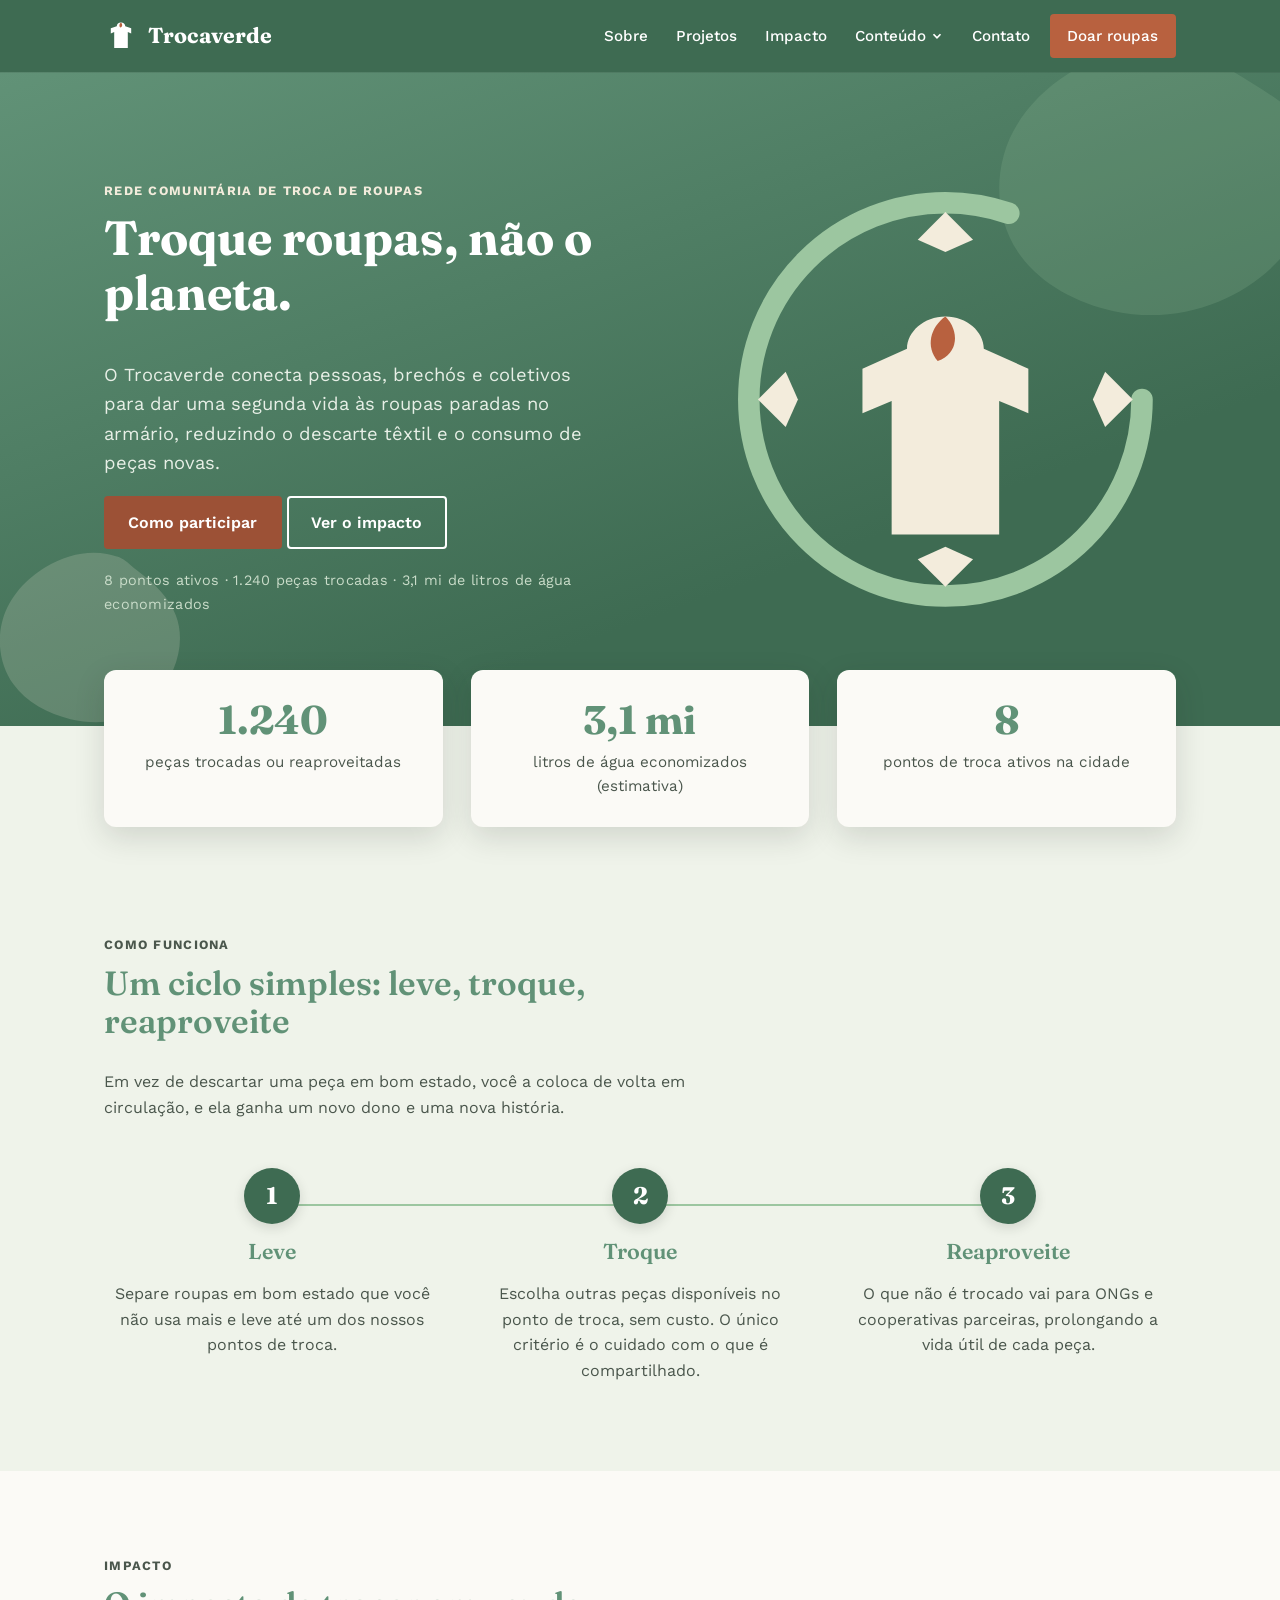
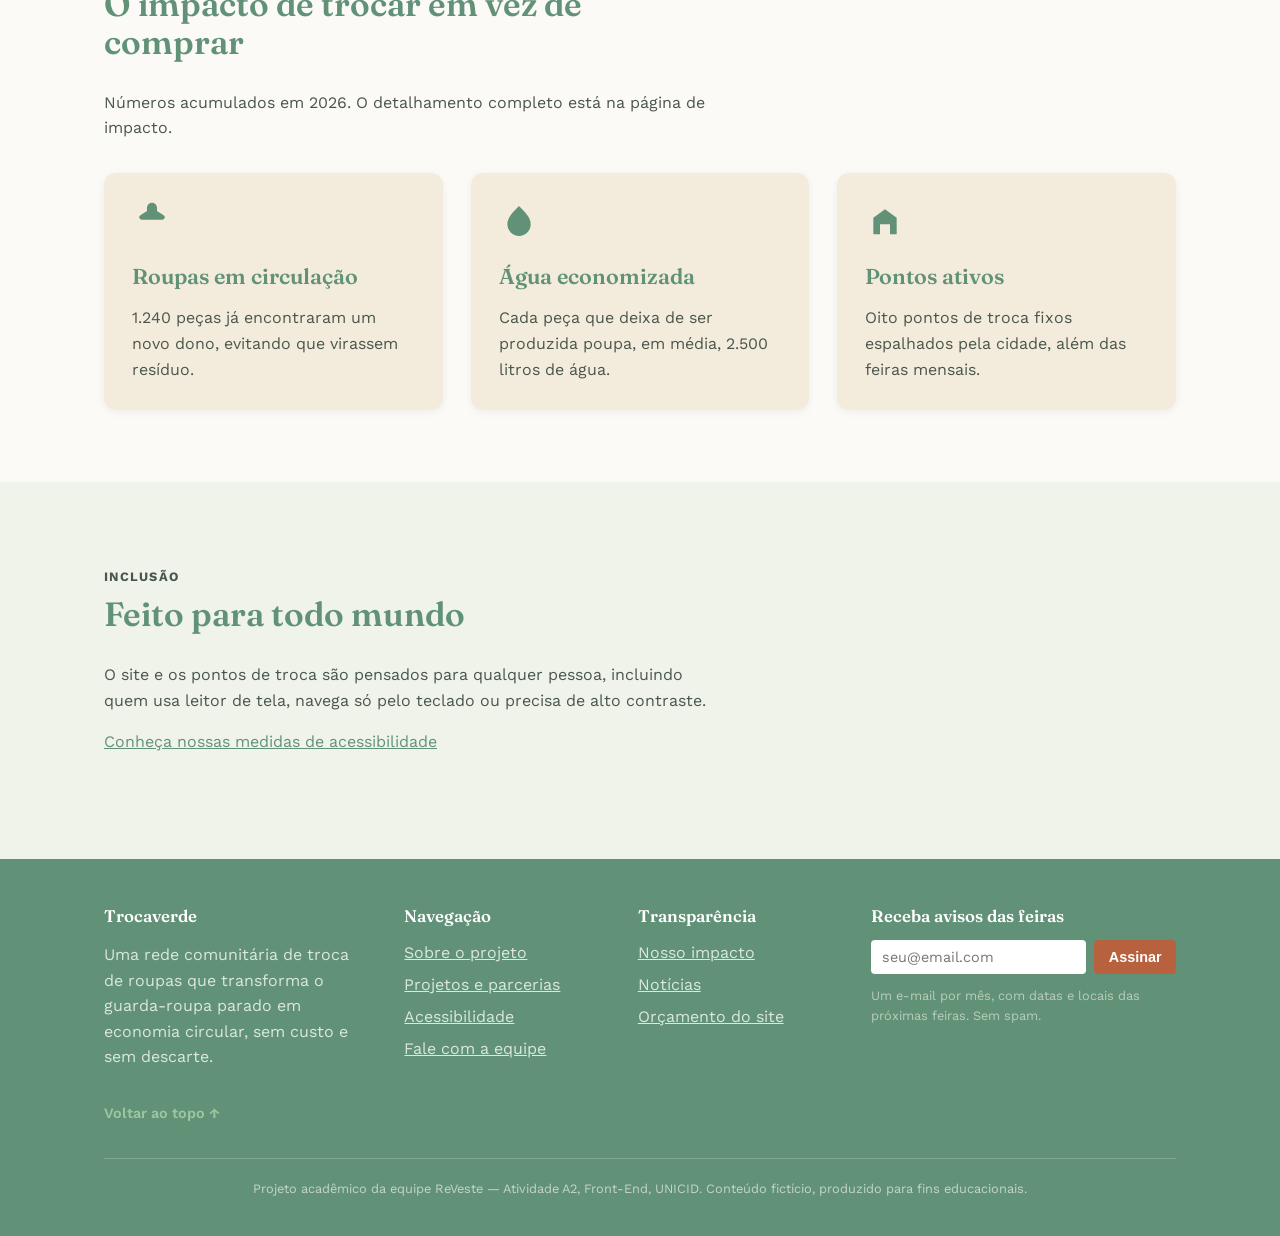
<file: index.html>
<!DOCTYPE html>
<html lang="pt-BR">
<head>
  <meta charset="UTF-8">
  <meta name="viewport" content="width=device-width, initial-scale=1.0">
  <title>Trocaverde — troque roupas, não o planeta</title>
  <meta name="description" content="Trocaverde é uma rede comunitária de troca e reaproveitamento de roupas que combate o descarte têxtil e incentiva o consumo consciente.">
  <link rel="preconnect" href="https://fonts.googleapis.com">
  <link rel="preconnect" href="https://fonts.gstatic.com" crossorigin>
  <link href="https://fonts.googleapis.com/css2?family=Fraunces:opsz,wght@9..144,500;9..144,700&family=Work+Sans:wght@400;500;600;700&display=swap" rel="stylesheet">
  <link rel="stylesheet" href="css/style.css">
  <link rel="icon" type="image/svg+xml" href="favicon.svg">
</head>
<body>
  <a class="skip-link" href="#conteudo-principal">Pular para o conteúdo principal</a>

  <header class="site-header">
    <div class="container">
      <a class="brand" href="index.html" aria-label="Trocaverde — página inicial">
        <svg viewBox="0 0 40 40" aria-hidden="true" focusable="false">
          <path d="M20 4c-2.8 0-5 2-5 4.4L8 11v6l4-1.6V34h16V15.4L32 17v-6l-7-2.6C25 6 22.8 4 20 4z" fill="#ffffff"/>
          <path d="M20 4c2 2 2 5-1 6-1.6-2-1-4.6 1-6z" fill="#B8613F"/>
        </svg>
        Trocaverde
      </a>
      <input type="checkbox" id="nav-toggle" class="visually-hidden" aria-label="Abrir ou fechar o menu de navegação">
      <label for="nav-toggle" class="nav-toggle-label">
        <svg viewBox="0 0 24 24" focusable="false"><path d="M3 6h18M3 12h18M3 18h18" stroke="currentColor" stroke-width="2" stroke-linecap="round"/></svg>
      </label>
      <nav class="main-nav" aria-label="Navegação principal">
        <ul>
          <li><a href="sobre.html">Sobre</a></li>
          <li><a href="projetos.html">Projetos</a></li>
          <li><a href="impacto.html">Impacto</a></li>
          <li class="has-dropdown">
            <button type="button" class="dropdown-toggle" aria-expanded="false">
              Conteúdo
              <svg class="chevron" viewBox="0 0 16 16" aria-hidden="true" focusable="false"><path d="M4 6l4 4 4-4" fill="none" stroke="currentColor" stroke-width="2"/></svg>
            </button>
            <ul class="dropdown">
              <li><a href="galeria.html">Galeria</a></li>
              <li><a href="midia.html">Mídia</a></li>
              <li><a href="noticias.html">Notícias</a></li>
              <li><a href="acessibilidade.html">Acessibilidade</a></li>
            </ul>
          </li>
          <li><a href="contato.html">Contato</a></li>
        </ul>
        <a class="btn btn-cta" href="contato.html#formulario">Doar roupas</a>
      </nav>
    </div>
  </header>

  <main id="conteudo-principal">
    <section class="hero">
      <div class="hero-blobs" aria-hidden="true">
        <svg class="blob-1" viewBox="0 0 200 200"><path d="M44,-58C60,-48,79,-38,86,-23C93,-8,88,12,78,28C68,44,53,56,36,63C19,70,0,72,-19,68C-38,64,-57,54,-68,39C-79,24,-82,4,-77,-14C-72,-32,-59,-47,-43,-57C-27,-67,-8,-72,9,-70C26,-68,32,-68,44,-58Z" fill="#9CC6A0" transform="translate(100 100)"/></svg>
        <svg class="blob-2" viewBox="0 0 200 200"><path d="M38,-49C50,-40,61,-29,66,-16C71,-3,70,12,64,26C58,40,47,53,33,60C19,67,2,68,-15,64C-32,60,-49,51,-59,37C-69,23,-72,4,-67,-13C-62,-30,-49,-44,-34,-53C-19,-62,-2,-66,13,-63C28,-60,26,-58,38,-49Z" fill="#F3ECDC" transform="translate(100 100)"/></svg>
      </div>
      <div class="container">
        <div>
          <p class="eyebrow" style="color:#F3ECDC;">Rede comunitária de troca de roupas</p>
          <h1>Troque roupas, não o planeta.</h1>
          <p class="lede">O Trocaverde conecta pessoas, brechós e coletivos para dar uma segunda vida às roupas paradas no armário, reduzindo o descarte têxtil e o consumo de peças novas.</p>
          <p>
            <a class="btn btn-primary" href="projetos.html">Como participar</a>
            <a class="btn btn-outline" href="impacto.html">Ver o impacto</a>
          </p>
          <p class="hero-trust">8 pontos ativos · 1.240 peças trocadas · 3,1 mi de litros de água economizados</p>
        </div>
        <svg class="hero-figure" viewBox="0 0 300 300" role="img" aria-label="Ilustração de uma camiseta cercada por setas circulares, representando a troca de roupas">
          <circle cx="150" cy="150" r="128" fill="none" stroke="#9CC6A0" stroke-width="14" stroke-dasharray="700" stroke-dashoffset="55" stroke-linecap="round"/>
          <path d="M150 28 l18 18 -18 8 -18-8Z" fill="#F3ECDC"/>
          <path d="M272 150 l-18 18 -8-18 8-18Z" fill="#F3ECDC"/>
          <path d="M150 272 l-18-18 18-8 18 8Z" fill="#F3ECDC"/>
          <path d="M28 150 l18-18 8 18-8 18Z" fill="#F3ECDC"/>
          <path d="M150 96c-14 0-25 10-25 21l-29 13v29l19-8v87h70v-87l19 8v-29l-29-13c0-11-11-21-25-21z" fill="#F3ECDC"/>
          <path d="M150 96c9 9 9 24-5 29-8-9-5-22 5-29z" fill="#B8613F"/>
        </svg>
      </div>
    </section>

    <section class="stats-strip" aria-label="Números do Trocaverde">
      <div class="container">
        <div class="grid grid--3">
          <div class="stat-overlap reveal">
            <span class="stat-number" data-counter="1240">0</span>
            <p>peças trocadas ou reaproveitadas</p>
          </div>
          <div class="stat-overlap reveal">
            <span class="stat-number">3,1 mi</span>
            <p>litros de água economizados (estimativa)</p>
          </div>
          <div class="stat-overlap reveal">
            <span class="stat-number" data-counter="8">0</span>
            <p>pontos de troca ativos na cidade</p>
          </div>
        </div>
      </div>
    </section>

    <section class="section">
      <div class="container">
        <div class="section-head reveal">
          <p class="eyebrow">Como funciona</p>
          <h2>Um ciclo simples: leve, troque, reaproveite</h2>
          <p>Em vez de descartar uma peça em bom estado, você a coloca de volta em circulação, e ela ganha um novo dono e uma nova história.</p>
        </div>
        <div class="steps reveal">
          <div class="step">
            <h3>Leve</h3>
            <p>Separe roupas em bom estado que você não usa mais e leve até um dos nossos pontos de troca.</p>
          </div>
          <div class="step">
            <h3>Troque</h3>
            <p>Escolha outras peças disponíveis no ponto de troca, sem custo. O único critério é o cuidado com o que é compartilhado.</p>
          </div>
          <div class="step">
            <h3>Reaproveite</h3>
            <p>O que não é trocado vai para ONGs e cooperativas parceiras, prolongando a vida útil de cada peça.</p>
          </div>
        </div>
      </div>
    </section>

    <section class="section section--alt">
      <div class="container">
        <div class="section-head reveal">
          <p class="eyebrow">Impacto</p>
          <h2>O impacto de trocar em vez de comprar</h2>
          <p>Números acumulados em 2026. O detalhamento completo está na página de impacto.</p>
        </div>
        <div class="grid grid--3">
          <article class="card reveal">
            <svg class="card-icon" viewBox="0 0 48 48" aria-hidden="true"><path d="M18 8a6 6 0 0 1 12 0v4l8 5a3 3 0 0 1-2 5.5H12A3 3 0 0 1 10 17l8-5z" fill="currentColor"/></svg>
            <h3>Roupas em circulação</h3>
            <p>1.240 peças já encontraram um novo dono, evitando que virassem resíduo.</p>
          </article>
          <article class="card reveal">
            <svg class="card-icon" viewBox="0 0 48 48" aria-hidden="true"><path d="M24 6c8 8 14 14 14 22a14 14 0 0 1-28 0c0-8 6-14 14-22z" fill="currentColor"/></svg>
            <h3>Água economizada</h3>
            <p>Cada peça que deixa de ser produzida poupa, em média, 2.500 litros de água.</p>
          </article>
          <article class="card reveal">
            <svg class="card-icon" viewBox="0 0 48 48" aria-hidden="true"><path d="M10 40V20l14-10 14 10v20H30V28H18v12z" fill="currentColor"/></svg>
            <h3>Pontos ativos</h3>
            <p>Oito pontos de troca fixos espalhados pela cidade, além das feiras mensais.</p>
          </article>
        </div>
      </div>
    </section>

    <section class="section">
      <div class="container">
        <div class="section-head reveal">
          <p class="eyebrow">Inclusão</p>
          <h2>Feito para todo mundo</h2>
          <p>O site e os pontos de troca são pensados para qualquer pessoa, incluindo quem usa leitor de tela, navega só pelo teclado ou precisa de alto contraste.</p>
          <p><a href="acessibilidade.html">Conheça nossas medidas de acessibilidade</a></p>
        </div>
      </div>
    </section>
  </main>

  <footer class="site-footer">
    <div class="container">
      <div class="footer-grid">
        <div>
          <h2>Trocaverde</h2>
          <p>Uma rede comunitária de troca de roupas que transforma o guarda-roupa parado em economia circular, sem custo e sem descarte.</p>
          <a class="back-to-top" href="#conteudo-principal">Voltar ao topo ↑</a>
        </div>
        <div>
          <h2>Navegação</h2>
          <ul>
            <li><a href="sobre.html">Sobre o projeto</a></li>
            <li><a href="projetos.html">Projetos e parcerias</a></li>
            <li><a href="acessibilidade.html">Acessibilidade</a></li>
            <li><a href="contato.html">Fale com a equipe</a></li>
          </ul>
        </div>
        <div>
          <h2>Transparência</h2>
          <ul>
            <li><a href="impacto.html">Nosso impacto</a></li>
            <li><a href="noticias.html">Notícias</a></li>
            <li><a href="orcamento_hospedagem.html">Orçamento do site</a></li>
          </ul>
        </div>
        <div>
          <h2>Receba avisos das feiras</h2>
          <form class="newsletter-form" action="#" method="post">
            <label for="newsletter-email" class="visually-hidden">Seu e-mail</label>
            <input type="email" id="newsletter-email" name="newsletter-email" placeholder="seu@email.com" required autocomplete="email">
            <button type="submit">Assinar</button>
          </form>
          <p class="social-note">Um e-mail por mês, com datas e locais das próximas feiras. Sem spam.</p>
        </div>
      </div>
      <p class="footer-bottom">Projeto acadêmico da equipe ReVeste — Atividade A2, Front-End, UNICID. Conteúdo fictício, produzido para fins educacionais.</p>
    </div>
  </footer>

  <script src="js/main.js" defer></script>
</body>
</html>
</file>
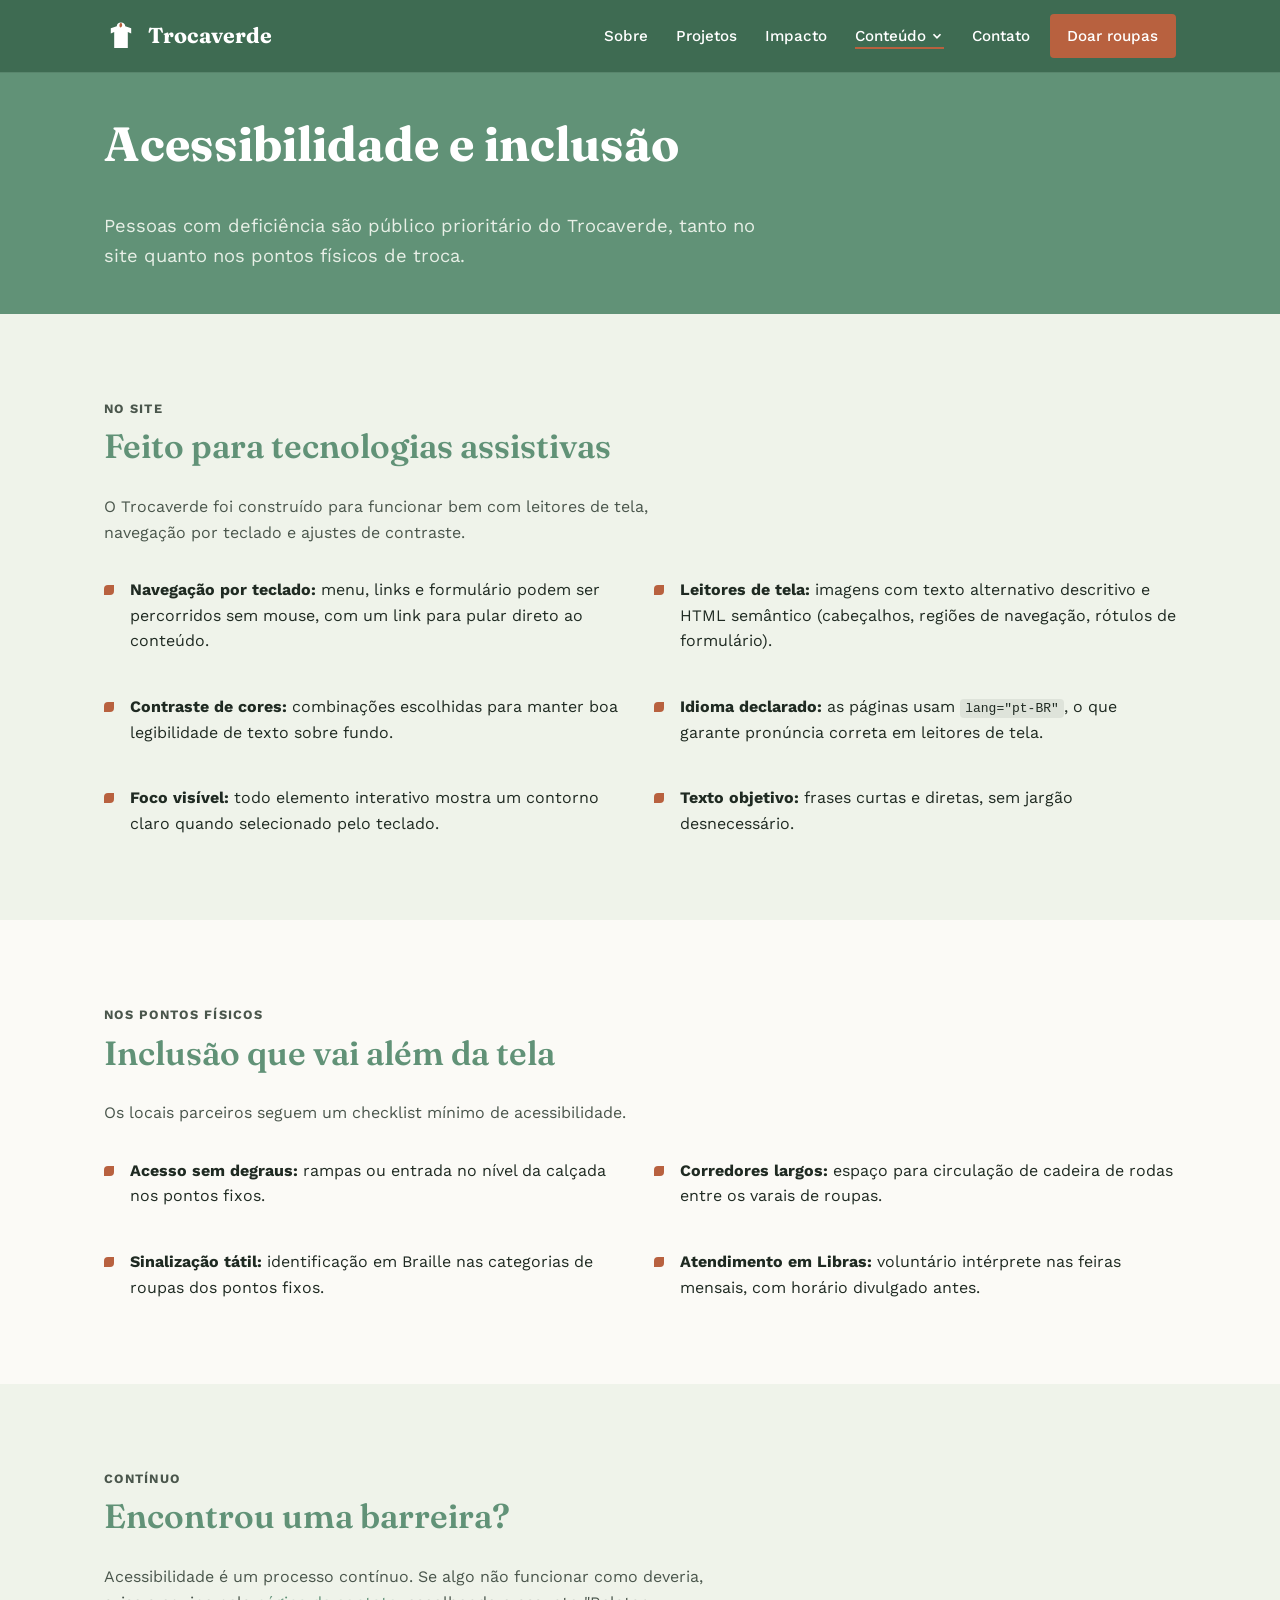
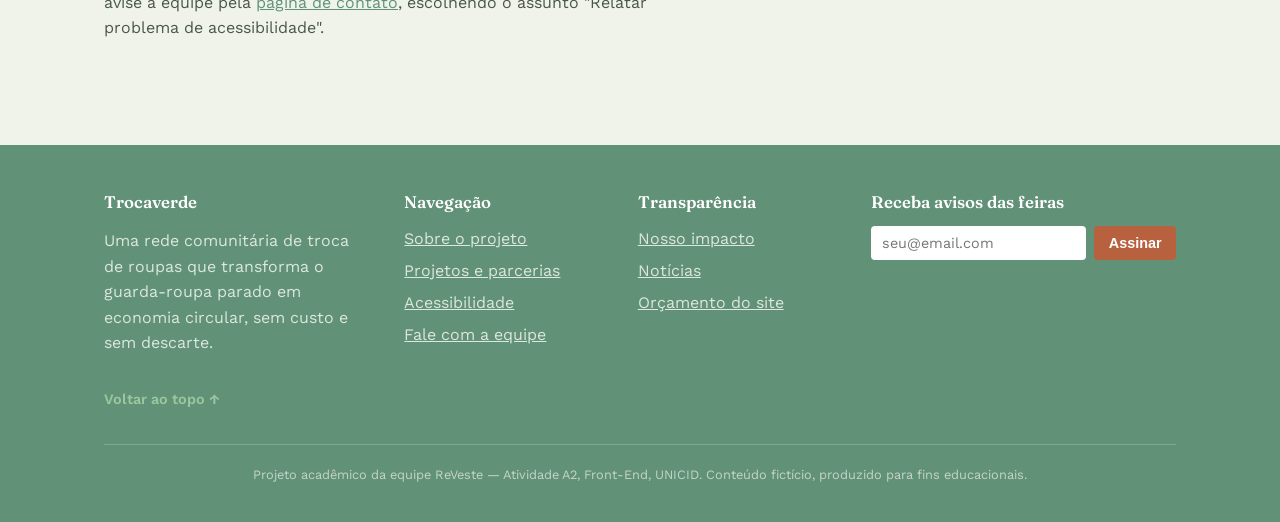
<file: acessibilidade.html>
<!DOCTYPE html>
<html lang="pt-BR">
<head>
  <meta charset="UTF-8">
  <meta name="viewport" content="width=device-width, initial-scale=1.0">
  <title>Acessibilidade | Trocaverde</title>
  <meta name="description" content="Medidas de acessibilidade digital e física adotadas pelo Trocaverde para incluir pessoas com deficiência.">
  <link rel="preconnect" href="https://fonts.googleapis.com">
  <link rel="preconnect" href="https://fonts.gstatic.com" crossorigin>
  <link href="https://fonts.googleapis.com/css2?family=Fraunces:opsz,wght@9..144,500;9..144,700&family=Work+Sans:wght@400;500;600;700&display=swap" rel="stylesheet">
  <link rel="stylesheet" href="css/style.css">
  <link rel="icon" type="image/svg+xml" href="favicon.svg">
</head>
<body>
  <a class="skip-link" href="#conteudo-principal">Pular para o conteúdo principal</a>

  <header class="site-header">
    <div class="container">
      <a class="brand" href="index.html" aria-label="Trocaverde — página inicial">
        <svg viewBox="0 0 40 40" aria-hidden="true" focusable="false">
          <path d="M20 4c-2.8 0-5 2-5 4.4L8 11v6l4-1.6V34h16V15.4L32 17v-6l-7-2.6C25 6 22.8 4 20 4z" fill="#ffffff"/>
          <path d="M20 4c2 2 2 5-1 6-1.6-2-1-4.6 1-6z" fill="#B8613F"/>
        </svg>
        Trocaverde
      </a>
      <input type="checkbox" id="nav-toggle" class="visually-hidden" aria-label="Abrir ou fechar o menu de navegação">
      <label for="nav-toggle" class="nav-toggle-label">
        <svg viewBox="0 0 24 24" focusable="false"><path d="M3 6h18M3 12h18M3 18h18" stroke="currentColor" stroke-width="2" stroke-linecap="round"/></svg>
      </label>
      <nav class="main-nav" aria-label="Navegação principal">
        <ul>
          <li><a href="sobre.html">Sobre</a></li>
          <li><a href="projetos.html">Projetos</a></li>
          <li><a href="impacto.html">Impacto</a></li>
          <li class="has-dropdown">
            <button type="button" class="dropdown-toggle" aria-expanded="false">Conteúdo
              <svg class="chevron" viewBox="0 0 16 16" aria-hidden="true" focusable="false"><path d="M4 6l4 4 4-4" fill="none" stroke="currentColor" stroke-width="2"/></svg>
            </button>
            <ul class="dropdown">
              <li><a href="galeria.html">Galeria</a></li>
              <li><a href="midia.html">Mídia</a></li>
              <li><a href="noticias.html">Notícias</a></li>
              <li><a href="acessibilidade.html" aria-current="page">Acessibilidade</a></li>
            </ul>
          </li>
          <li><a href="contato.html">Contato</a></li>
        </ul>
        <a class="btn btn-cta" href="contato.html#formulario">Doar roupas</a>
      </nav>
    </div>
  </header>

  <main id="conteudo-principal">
    <section class="page-hero">
      <div class="container">
        <h1>Acessibilidade e inclusão</h1>
        <p>Pessoas com deficiência são público prioritário do Trocaverde, tanto no site quanto nos pontos físicos de troca.</p>
      </div>
    </section>

    <section class="section">
      <div class="container">
        <div class="section-head reveal">
          <p class="eyebrow">No site</p>
          <h2>Feito para tecnologias assistivas</h2>
          <p>O Trocaverde foi construído para funcionar bem com leitores de tela, navegação por teclado e ajustes de contraste.</p>
        </div>
        <ul class="leaf-list grid grid--2">
          <li><strong>Navegação por teclado:</strong> menu, links e formulário podem ser percorridos sem mouse, com um link para pular direto ao conteúdo.</li>
          <li><strong>Leitores de tela:</strong> imagens com texto alternativo descritivo e HTML semântico (cabeçalhos, regiões de navegação, rótulos de formulário).</li>
          <li><strong>Contraste de cores:</strong> combinações escolhidas para manter boa legibilidade de texto sobre fundo.</li>
          <li><strong>Idioma declarado:</strong> as páginas usam <code>lang="pt-BR"</code>, o que garante pronúncia correta em leitores de tela.</li>
          <li><strong>Foco visível:</strong> todo elemento interativo mostra um contorno claro quando selecionado pelo teclado.</li>
          <li><strong>Texto objetivo:</strong> frases curtas e diretas, sem jargão desnecessário.</li>
        </ul>
      </div>
    </section>

    <section class="section section--alt">
      <div class="container">
        <div class="section-head reveal">
          <p class="eyebrow">Nos pontos físicos</p>
          <h2>Inclusão que vai além da tela</h2>
          <p>Os locais parceiros seguem um checklist mínimo de acessibilidade.</p>
        </div>
        <ul class="leaf-list grid grid--2">
          <li><strong>Acesso sem degraus:</strong> rampas ou entrada no nível da calçada nos pontos fixos.</li>
          <li><strong>Corredores largos:</strong> espaço para circulação de cadeira de rodas entre os varais de roupas.</li>
          <li><strong>Sinalização tátil:</strong> identificação em Braille nas categorias de roupas dos pontos fixos.</li>
          <li><strong>Atendimento em Libras:</strong> voluntário intérprete nas feiras mensais, com horário divulgado antes.</li>
        </ul>
      </div>
    </section>

    <section class="section">
      <div class="container">
        <div class="section-head reveal">
          <p class="eyebrow">Contínuo</p>
          <h2>Encontrou uma barreira?</h2>
          <p>Acessibilidade é um processo contínuo. Se algo não funcionar como deveria, avise a equipe pela <a href="contato.html">página de contato</a>, escolhendo o assunto "Relatar problema de acessibilidade".</p>
        </div>
      </div>
    </section>
  </main>

  <footer class="site-footer">
    <div class="container">
      <div class="footer-grid">
        <div>
          <h2>Trocaverde</h2>
          <p>Uma rede comunitária de troca de roupas que transforma o guarda-roupa parado em economia circular, sem custo e sem descarte.</p>
          <a class="back-to-top" href="#conteudo-principal">Voltar ao topo ↑</a>
        </div>
        <div>
          <h2>Navegação</h2>
          <ul>
            <li><a href="sobre.html">Sobre o projeto</a></li>
            <li><a href="projetos.html">Projetos e parcerias</a></li>
            <li><a href="acessibilidade.html">Acessibilidade</a></li>
            <li><a href="contato.html">Fale com a equipe</a></li>
          </ul>
        </div>
        <div>
          <h2>Transparência</h2>
          <ul>
            <li><a href="impacto.html">Nosso impacto</a></li>
            <li><a href="noticias.html">Notícias</a></li>
            <li><a href="orcamento_hospedagem.html">Orçamento do site</a></li>
          </ul>
        </div>
        <div>
          <h2>Receba avisos das feiras</h2>
          <form class="newsletter-form" action="#" method="post">
            <label for="newsletter-email" class="visually-hidden">Seu e-mail</label>
            <input type="email" id="newsletter-email" name="newsletter-email" placeholder="seu@email.com" required autocomplete="email">
            <button type="submit">Assinar</button>
          </form>
        </div>
      </div>
      <p class="footer-bottom">Projeto acadêmico da equipe ReVeste — Atividade A2, Front-End, UNICID. Conteúdo fictício, produzido para fins educacionais.</p>
    </div>
  </footer>

  <script src="js/main.js" defer></script>
</body>
</html>
</file>
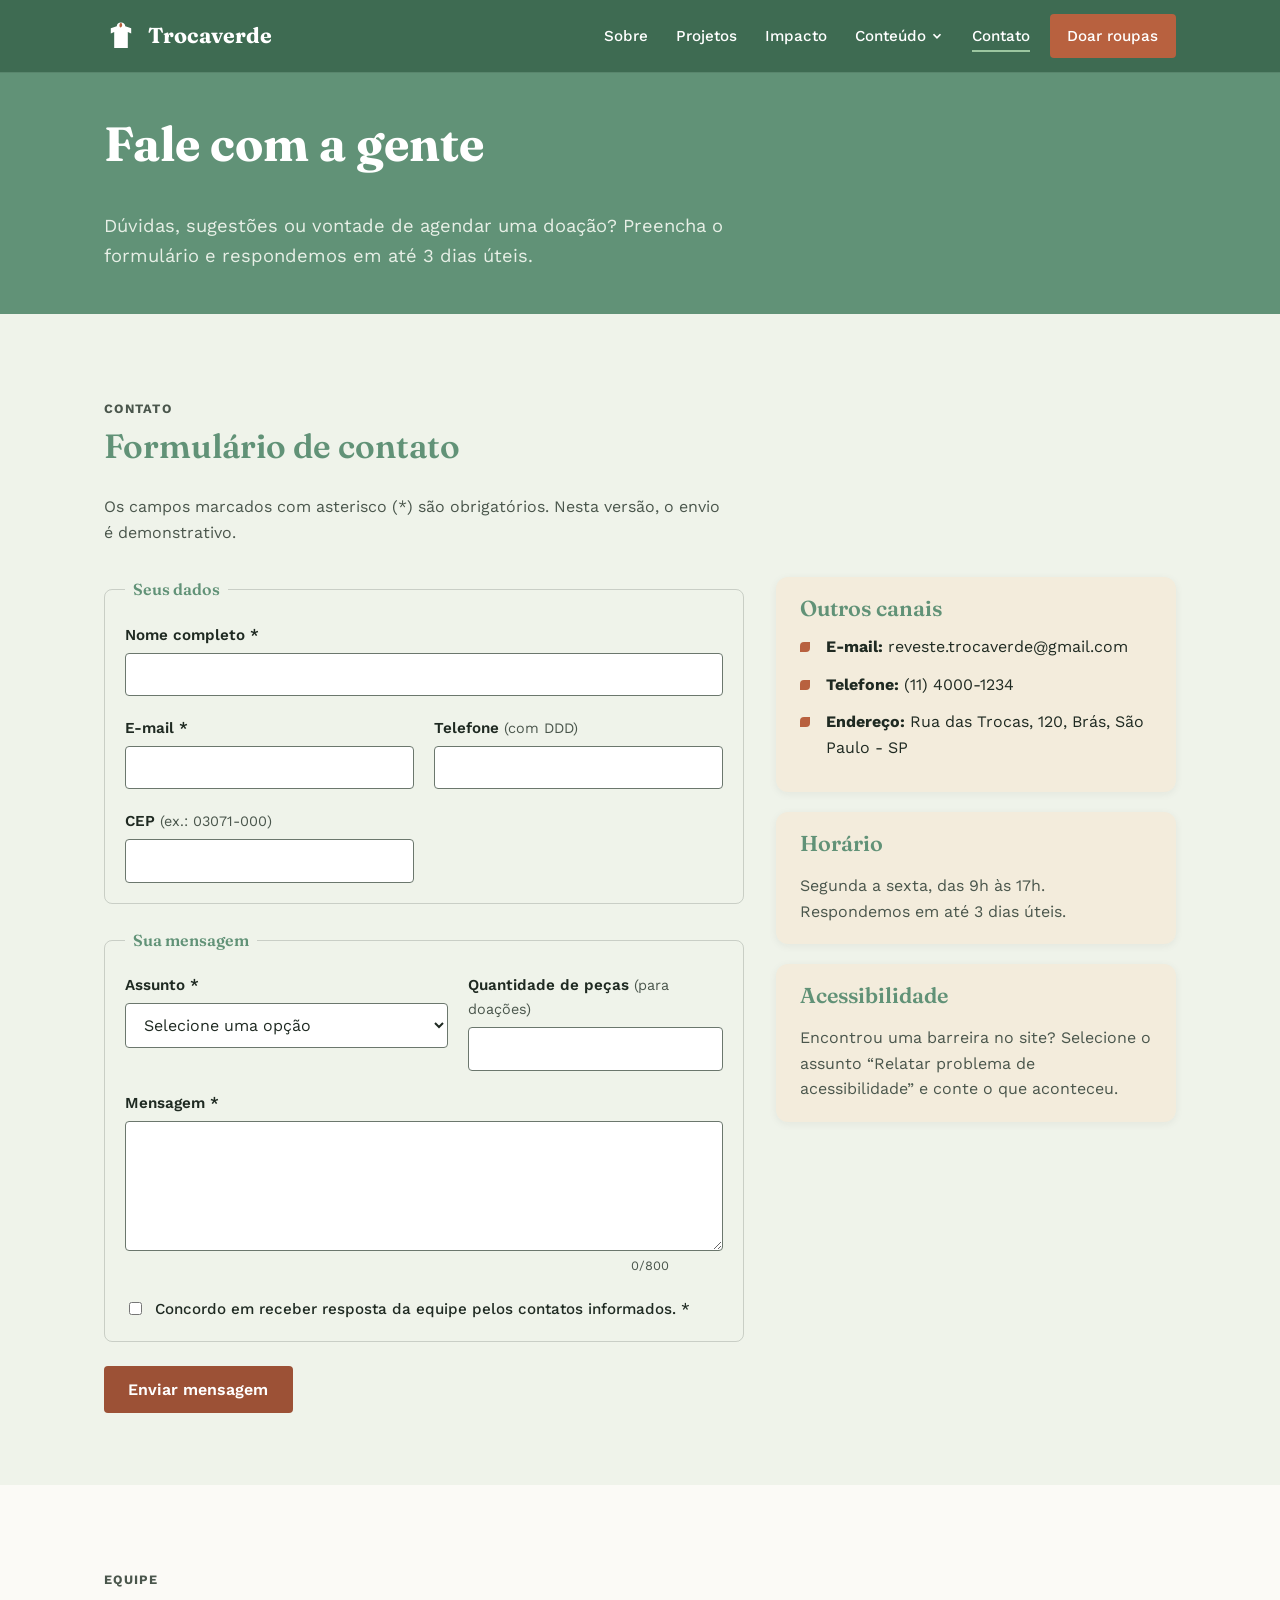
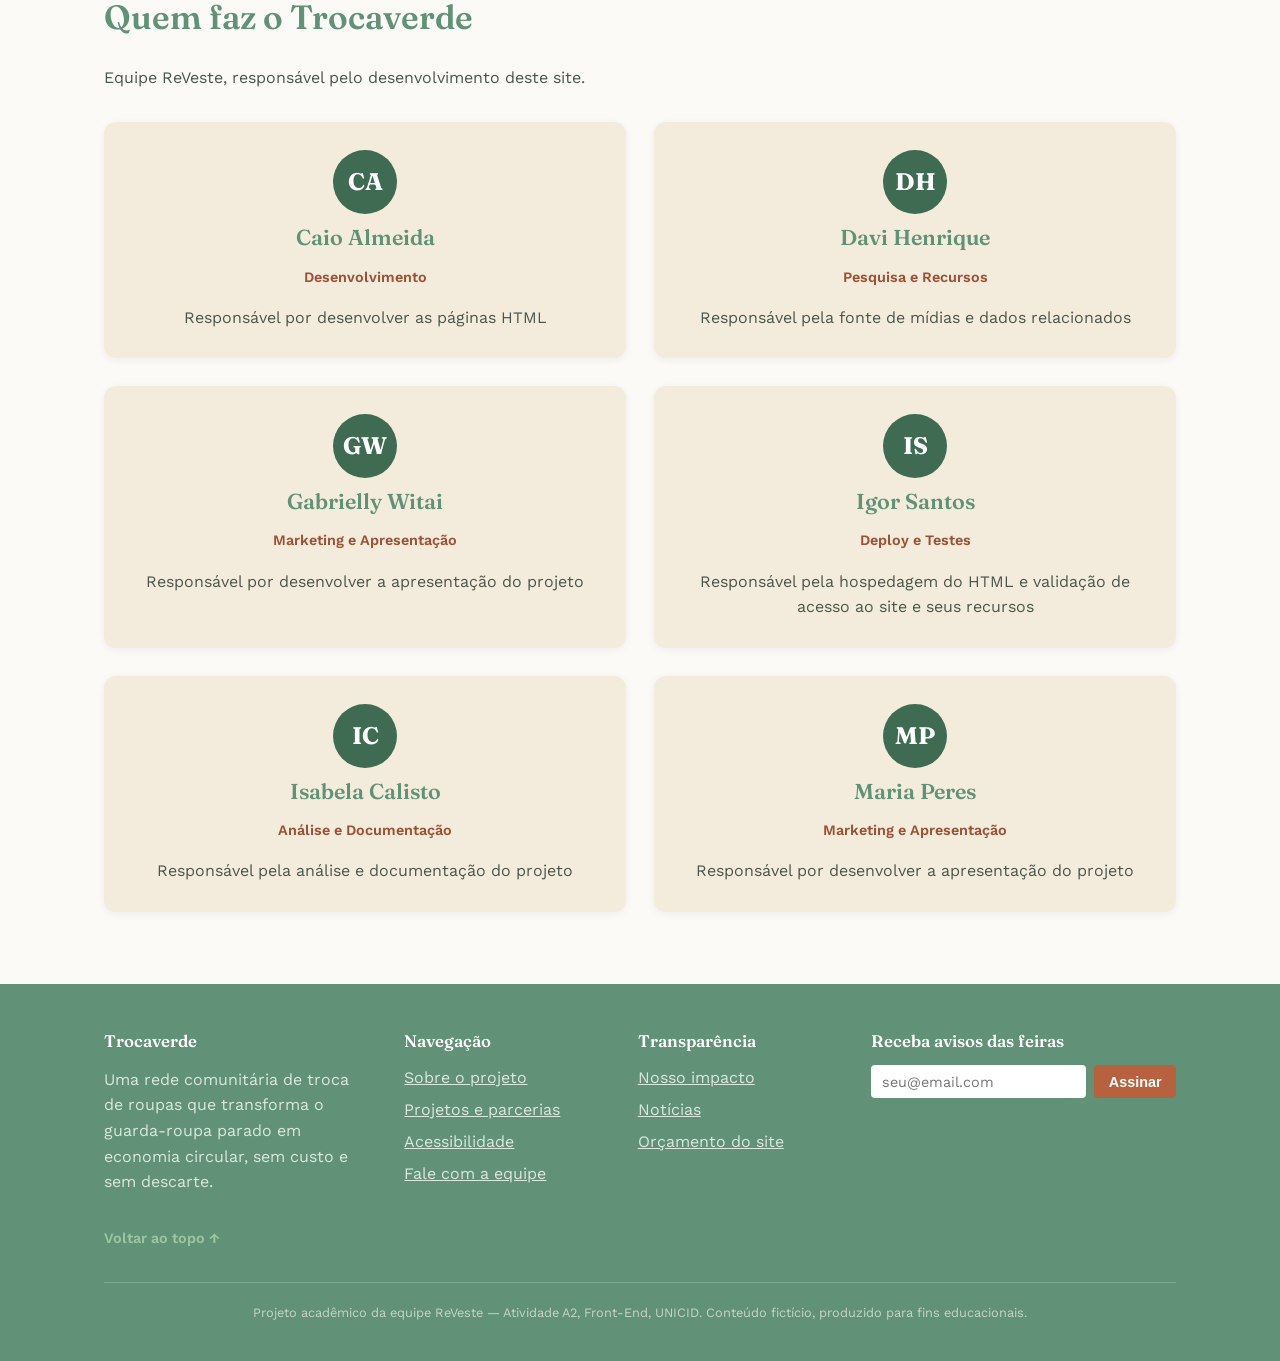
<file: contato.html>
<!DOCTYPE html>
<html lang="pt-BR">
<head>
  <meta charset="UTF-8">
  <meta name="viewport" content="width=device-width, initial-scale=1.0">
  <title>Contato | Trocaverde</title>
  <meta name="description" content="Fale com a equipe do Trocaverde: envie dúvidas, sugestões ou agende uma doação de roupas.">
  <link rel="preconnect" href="https://fonts.googleapis.com">
  <link rel="preconnect" href="https://fonts.gstatic.com" crossorigin>
  <link href="https://fonts.googleapis.com/css2?family=Fraunces:opsz,wght@9..144,500;9..144,700&family=Work+Sans:wght@400;500;600;700&display=swap" rel="stylesheet">
  <link rel="stylesheet" href="css/style.css">
  <link rel="icon" type="image/svg+xml" href="favicon.svg">
</head>
<body>
  <a class="skip-link" href="#conteudo-principal">Pular para o conteúdo principal</a>

  <header class="site-header">
    <div class="container">
      <a class="brand" href="index.html" aria-label="Trocaverde — página inicial">
        <svg viewBox="0 0 40 40" aria-hidden="true" focusable="false">
          <path d="M20 4c-2.8 0-5 2-5 4.4L8 11v6l4-1.6V34h16V15.4L32 17v-6l-7-2.6C25 6 22.8 4 20 4z" fill="#ffffff"/>
          <path d="M20 4c2 2 2 5-1 6-1.6-2-1-4.6 1-6z" fill="#B8613F"/>
        </svg>
        Trocaverde
      </a>
      <input type="checkbox" id="nav-toggle" class="visually-hidden" aria-label="Abrir ou fechar o menu de navegação">
      <label for="nav-toggle" class="nav-toggle-label">
        <svg viewBox="0 0 24 24" focusable="false"><path d="M3 6h18M3 12h18M3 18h18" stroke="currentColor" stroke-width="2" stroke-linecap="round"/></svg>
      </label>
      <nav class="main-nav" aria-label="Navegação principal">
        <ul>
          <li><a href="sobre.html">Sobre</a></li>
          <li><a href="projetos.html">Projetos</a></li>
          <li><a href="impacto.html">Impacto</a></li>
          <li class="has-dropdown">
            <button type="button" class="dropdown-toggle" aria-expanded="false">Conteúdo
              <svg class="chevron" viewBox="0 0 16 16" aria-hidden="true" focusable="false"><path d="M4 6l4 4 4-4" fill="none" stroke="currentColor" stroke-width="2"/></svg>
            </button>
            <ul class="dropdown">
              <li><a href="galeria.html">Galeria</a></li>
              <li><a href="midia.html">Mídia</a></li>
              <li><a href="noticias.html">Notícias</a></li>
              <li><a href="acessibilidade.html">Acessibilidade</a></li>
            </ul>
          </li>
          <li><a href="contato.html" aria-current="page">Contato</a></li>
        </ul>
        <a class="btn btn-cta" href="contato.html#formulario">Doar roupas</a>
      </nav>
    </div>
  </header>

  <main id="conteudo-principal">
    <section class="page-hero">
      <div class="container">
        <h1>Fale com a gente</h1>
        <p>Dúvidas, sugestões ou vontade de agendar uma doação? Preencha o formulário e respondemos em até 3 dias úteis.</p>
      </div>
    </section>

    <section class="section" id="formulario">
      <div class="container">
        <div class="section-head">
          <p class="eyebrow">Contato</p>
          <h2>Formulário de contato</h2>
          <p>Os campos marcados com asterisco (*) são obrigatórios. Nesta versão, o envio é demonstrativo.</p>
        </div>

        <div class="contact-layout">
          <form id="contact-form" class="contact-form" action="https://formspree.io/f/xqppvkbg" method="post" novalidate>
            <fieldset>
              <legend>Seus dados</legend>
              <div class="form-grid">
                <div class="field full">
                  <label for="nome">Nome completo *</label>
                  <input type="text" id="nome" name="nome" required minlength="3" autocomplete="name" aria-describedby="nome-error">
                  <p class="field-error" id="nome-error" hidden></p>
                </div>
                <div class="field">
                  <label for="email">E-mail *</label>
                  <input type="email" id="email" name="email" required autocomplete="email" aria-describedby="email-error">
                  <p class="field-error" id="email-error" hidden></p>
                </div>
                <div class="field">
                  <label for="telefone">Telefone <span class="hint">(com DDD)</span></label>
                  <input type="tel" id="telefone" name="telefone" pattern="\(?\d{2}\)?\s?9?\d{4}-?\d{4}" title="Informe DDD e número, por exemplo (11) 91234-5678" autocomplete="tel">
                </div>
                <div class="field">
                  <label for="cep">CEP <span class="hint">(ex.: 03071-000)</span></label>
                  <input type="text" id="cep" name="cep" pattern="\d{5}-?\d{3}" title="Informe 8 dígitos, por exemplo 03071-000" inputmode="numeric" autocomplete="postal-code">
                </div>
              </div>
            </fieldset>

            <fieldset>
              <legend>Sua mensagem</legend>
              <div class="form-grid">
                <div class="field">
                  <label for="assunto">Assunto *</label>
                  <select id="assunto" name="assunto" required aria-describedby="assunto-error">
                    <option value="">Selecione uma opção</option>
                    <option value="duvida">Dúvida sobre o projeto</option>
                    <option value="doacao">Agendar doação de roupas</option>
                    <option value="parceria">Proposta de parceria</option>
                    <option value="acessibilidade">Relatar problema de acessibilidade</option>
                  </select>
                  <p class="field-error" id="assunto-error" hidden></p>
                </div>
                <div class="field" id="pecas-wrap" hidden>
                  <label for="pecas">Quantidade de peças <span class="hint">(para doações)</span></label>
                  <input type="number" id="pecas" name="pecas" min="1" max="500" step="1">
                </div>
                <div class="field full">
                  <label for="mensagem">Mensagem *</label>
                  <textarea id="mensagem" name="mensagem" required minlength="10" maxlength="800" aria-describedby="mensagem-error msg-counter"></textarea>
                  <p class="field-error" id="mensagem-error" hidden></p>
                  <p class="char-counter" id="msg-counter">0/800</p>
                </div>
                <div class="field full">
                  <label class="check" for="aceite">
                    <input type="checkbox" id="aceite" name="aceite" required aria-describedby="aceite-error">
                    <span>Concordo em receber resposta da equipe pelos contatos informados. *</span>
                  </label>
                  <p class="field-error" id="aceite-error" hidden></p>
                </div>
              </div>
            </fieldset>

            <button type="submit" class="btn btn-primary">Enviar mensagem</button>
            <p class="form-success" id="form-success" role="status" tabindex="-1" hidden>Mensagem enviada! Entraremos em contato em até 3 dias úteis.</p>
          </form>

          <aside class="contact-aside">
            <div class="card">
              <h3>Outros canais</h3>
              <ul class="leaf-list">
                <li><strong>E-mail:</strong> reveste.trocaverde@gmail.com</li>
                <li><strong>Telefone:</strong> (11) 4000-1234</li>
                <li><strong>Endereço:</strong> Rua das Trocas, 120, Brás, São Paulo - SP</li>
              </ul>
            </div>
            <div class="card">
              <h3>Horário</h3>
              <p>Segunda a sexta, das 9h às 17h. Respondemos em até 3 dias úteis.</p>
            </div>
            <div class="card">
              <h3>Acessibilidade</h3>
              <p>Encontrou uma barreira no site? Selecione o assunto “Relatar problema de acessibilidade” e conte o que aconteceu.</p>
            </div>
          </aside>
        </div>
      </div>
    </section>

    <section class="section section--alt">
      <div class="container">
        <div class="section-head">
          <p class="eyebrow">Equipe</p>
          <h2>Quem faz o Trocaverde</h2>
          <p>Equipe ReVeste, responsável pelo desenvolvimento deste site.</p>
        </div>
        <div class="grid grid--2">
          <article class="card team-card">
            <span class="avatar" aria-hidden="true">CA</span>
            <h3>Caio Almeida</h3>
            <p class="team-role">Desenvolvimento</p>
            <p>Responsável por desenvolver as páginas HTML</p>
          </article>
          <article class="card team-card">
            <span class="avatar" aria-hidden="true">DH</span>
            <h3>Davi Henrique</h3>
            <p class="team-role">Pesquisa e Recursos</p>
            <p>Responsável pela fonte de mídias e dados relacionados</p>
          </article>
          <article class="card team-card">
            <span class="avatar" aria-hidden="true">GW</span>
            <h3>Gabrielly Witai</h3>
            <p class="team-role">Marketing e Apresentação</p>
            <p>Responsável por desenvolver a apresentação do projeto</p>
          </article>
          <article class="card team-card">
            <span class="avatar" aria-hidden="true">IS</span>
            <h3>Igor Santos</h3>
            <p class="team-role">Deploy e Testes</p>
            <p>Responsável pela hospedagem do HTML e validação de acesso ao site e seus recursos</p>
          </article>
          <article class="card team-card">
            <span class="avatar" aria-hidden="true">IC</span>
            <h3>Isabela Calisto</h3>
            <p class="team-role">Análise e Documentação</p>
            <p>Responsável pela análise e documentação do projeto</p>
          </article>
          <article class="card team-card">
            <span class="avatar" aria-hidden="true">MP</span>
            <h3>Maria Peres</h3>
            <p class="team-role">Marketing e Apresentação</p>
            <p>Responsável por desenvolver a apresentação do projeto</p>
          </article>
        </div>
      </div>
    </section>
  </main>

  <footer class="site-footer">
    <div class="container">
      <div class="footer-grid">
        <div>
          <h2>Trocaverde</h2>
          <p>Uma rede comunitária de troca de roupas que transforma o guarda-roupa parado em economia circular, sem custo e sem descarte.</p>
          <a class="back-to-top" href="#conteudo-principal">Voltar ao topo ↑</a>
        </div>
        <div>
          <h2>Navegação</h2>
          <ul>
            <li><a href="sobre.html">Sobre o projeto</a></li>
            <li><a href="projetos.html">Projetos e parcerias</a></li>
            <li><a href="acessibilidade.html">Acessibilidade</a></li>
            <li><a href="contato.html">Fale com a equipe</a></li>
          </ul>
        </div>
        <div>
          <h2>Transparência</h2>
          <ul>
            <li><a href="impacto.html">Nosso impacto</a></li>
            <li><a href="noticias.html">Notícias</a></li>
            <li><a href="orcamento_hospedagem.html">Orçamento do site</a></li>
          </ul>
        </div>
        <div>
          <h2>Receba avisos das feiras</h2>
          <form class="newsletter-form" action="#" method="post">
            <label for="newsletter-email" class="visually-hidden">Seu e-mail</label>
            <input type="email" id="newsletter-email" name="newsletter-email" placeholder="seu@email.com" required autocomplete="email">
            <button type="submit">Assinar</button>
          </form>
        </div>
      </div>
      <p class="footer-bottom">Projeto acadêmico da equipe ReVeste — Atividade A2, Front-End, UNICID. Conteúdo fictício, produzido para fins educacionais.</p>
    </div>
  </footer>

  <script src="js/main.js" defer></script>
</body>
</html>
</file>
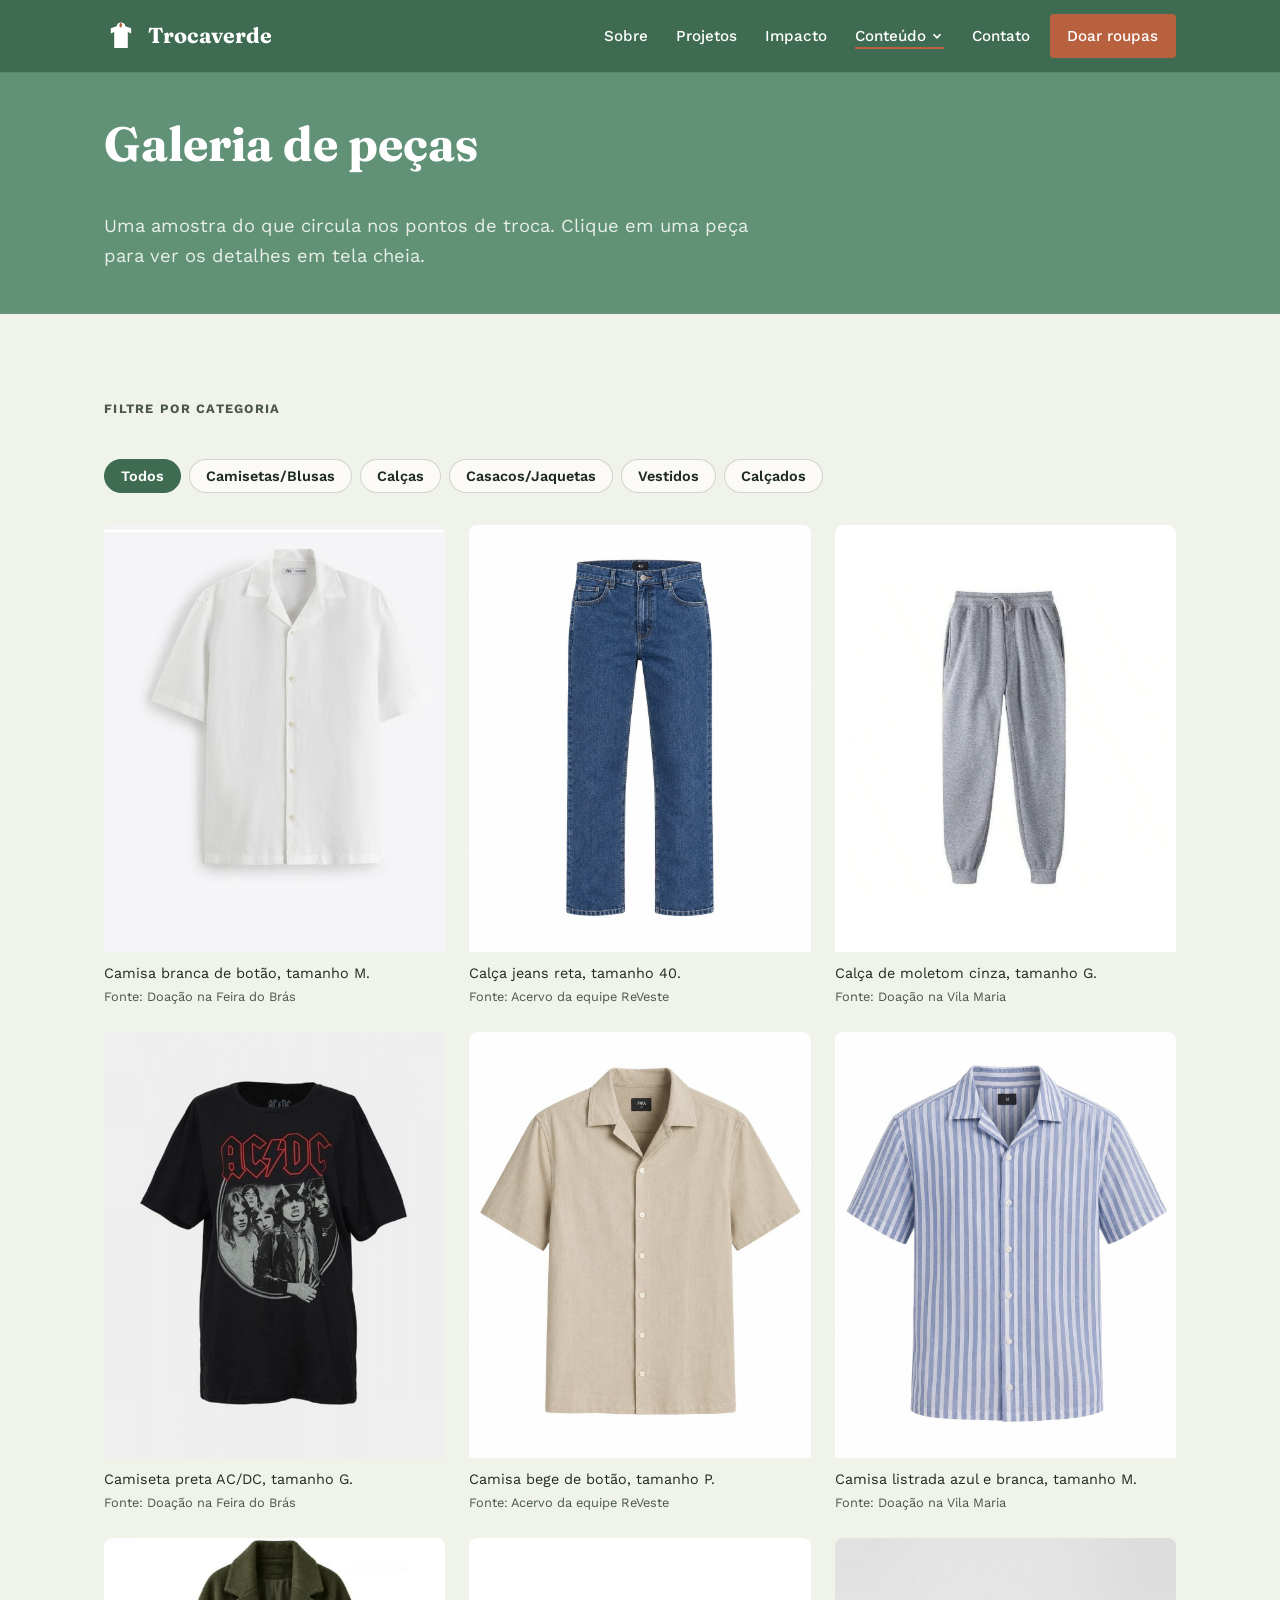
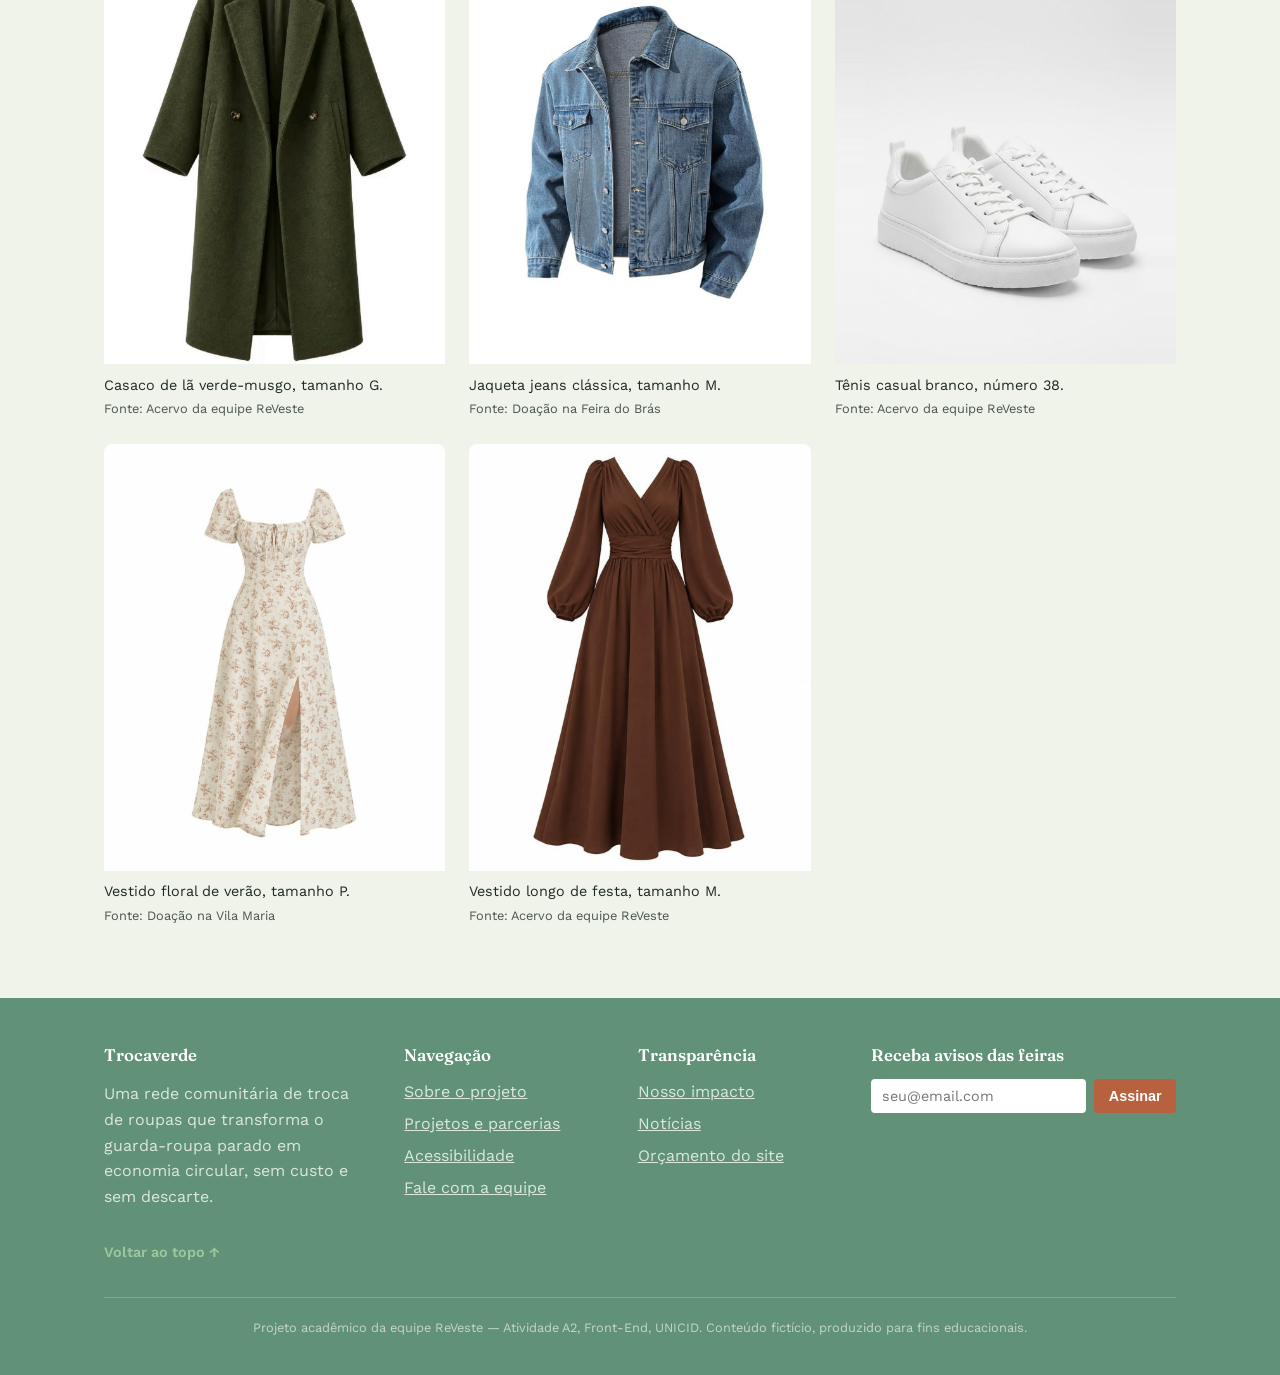
<file: galeria.html>
<!DOCTYPE html>
<html lang="pt-BR">
<head>
  <meta charset="UTF-8">
  <meta name="viewport" content="width=device-width, initial-scale=1.0">
  <title>Galeria | Trocaverde</title>
  <meta name="description" content="Galeria de peças disponíveis para troca na rede Trocaverde, com legendas e fonte de cada item.">
  <link rel="preconnect" href="https://fonts.googleapis.com">
  <link rel="preconnect" href="https://fonts.gstatic.com" crossorigin>
  <link href="https://fonts.googleapis.com/css2?family=Fraunces:opsz,wght@9..144,500;9..144,700&family=Work+Sans:wght@400;500;600;700&display=swap" rel="stylesheet">
  <link rel="stylesheet" href="css/style.css">
  <link rel="icon" type="image/svg+xml" href="favicon.svg">
</head>
<body>
  <a class="skip-link" href="#conteudo-principal">Pular para o conteúdo principal</a>

  <header class="site-header">
    <div class="container">
      <a class="brand" href="index.html" aria-label="Trocaverde — página inicial">
        <svg viewBox="0 0 40 40" aria-hidden="true" focusable="false">
          <path d="M20 4c-2.8 0-5 2-5 4.4L8 11v6l4-1.6V34h16V15.4L32 17v-6l-7-2.6C25 6 22.8 4 20 4z" fill="#ffffff"/>
          <path d="M20 4c2 2 2 5-1 6-1.6-2-1-4.6 1-6z" fill="#B8613F"/>
        </svg>
        Trocaverde
      </a>
      <input type="checkbox" id="nav-toggle" class="visually-hidden" aria-label="Abrir ou fechar o menu de navegação">
      <label for="nav-toggle" class="nav-toggle-label">
        <svg viewBox="0 0 24 24" aria-hidden="true" focusable="false"><path d="M3 6h18M3 12h18M3 18h18" stroke="currentColor" stroke-width="2" stroke-linecap="round"/></svg>
      </label>
      <nav class="main-nav" aria-label="Navegação principal">
        <ul>
          <li><a href="sobre.html">Sobre</a></li>
          <li><a href="projetos.html">Projetos</a></li>
          <li><a href="impacto.html">Impacto</a></li>
          <li class="has-dropdown">
            <button type="button" class="dropdown-toggle" aria-expanded="false">Conteúdo
              <svg class="chevron" viewBox="0 0 16 16" aria-hidden="true" focusable="false"><path d="M4 6l4 4 4-4" fill="none" stroke="currentColor" stroke-width="2"/></svg>
            </button>
            <ul class="dropdown">
              <li><a href="galeria.html" aria-current="page">Galeria</a></li>
              <li><a href="midia.html">Mídia</a></li>
              <li><a href="noticias.html">Notícias</a></li>
              <li><a href="acessibilidade.html">Acessibilidade</a></li>
            </ul>
          </li>
          <li><a href="contato.html">Contato</a></li>
        </ul>
        <a class="btn btn-cta" href="contato.html#formulario">Doar roupas</a>
      </nav>
    </div>
  </header>

  <main id="conteudo-principal">
    <section class="page-hero">
      <div class="container">
        <h1>Galeria de peças</h1>
        <p>Uma amostra do que circula nos pontos de troca. Clique em uma peça para ver os detalhes em tela cheia.</p>
      </div>
    </section>

    <section class="section">
      <div class="container">
        <div class="section-head">
          <p class="eyebrow">Filtre por categoria</p>
          <h2 class="visually-hidden">Peças disponíveis para troca</h2>
        </div>
        <div class="gallery-filters" role="group" aria-label="Filtrar peças por categoria">
          <button type="button" data-filter="all" aria-pressed="true">Todos</button>
          <button type="button" data-filter="camisetas" aria-pressed="false">Camisetas/Blusas</button>
          <button type="button" data-filter="calcas" aria-pressed="false">Calças</button>
          <button type="button" data-filter="casacos" aria-pressed="false">Casacos/Jaquetas</button>
          <button type="button" data-filter="vestidos" aria-pressed="false">Vestidos</button>
          <button type="button" data-filter="calcados" aria-pressed="false">Calçados</button>
        </div>

        <div class="gallery-grid" data-gallery>
          <!-- 1. Camisa Branca -->
          <figure data-category="camisetas" data-lightbox tabindex="0" aria-label="Ampliar: Camisa branca de botão, tamanho M">
            <div class="swatch">
              <img src="img/BlusaSocialM.jpg" alt="Camisa branca de botão com mangas curtas." loading="lazy">
            </div>
            <figcaption>Camisa branca de botão, tamanho M.<span class="fonte">Fonte: Doação na Feira do Brás</span></figcaption>
          </figure>

          <!-- 2. Calça Jeans -->
          <figure data-category="calcas" data-lightbox tabindex="0" aria-label="Ampliar: Calça jeans reta, tamanho 40">
            <div class="swatch">
              <img src="img/CalcaJeansReta40.jpg" alt="Calça jeans azul escura de corte reto." loading="lazy">
            </div>
            <figcaption>Calça jeans reta, tamanho 40.<span class="fonte">Fonte: Acervo da equipe ReVeste</span></figcaption>
          </figure>

          <!-- 3. Calça Moletom -->
          <figure data-category="calcas" data-lightbox tabindex="0" aria-label="Ampliar: Calça de moletom cinza, tamanho G">
            <div class="swatch">
              <img src="img/CalcaMoletomG.jpg" alt="Calça de moletom cinza mescla com punhos elásticos." loading="lazy">
            </div>
            <figcaption>Calça de moletom cinza, tamanho G.<span class="fonte">Fonte: Doação na Vila Maria</span></figcaption>
          </figure>

          <!-- 4. Camiseta AC/DC -->
          <figure data-category="camisetas" data-lightbox tabindex="0" aria-label="Ampliar: Camiseta preta estampada da banda AC/DC, tamanho G">
            <div class="swatch">
              <img src="img/CamisaBandaG.jpeg" alt="Camiseta preta com estampa da banda AC/DC." loading="lazy">
            </div>
            <figcaption>Camiseta preta AC/DC, tamanho G.<span class="fonte">Fonte: Doação na Feira do Brás</span></figcaption>
          </figure>

          <!-- 5. Camisa Bege -->
          <figure data-category="camisetas" data-lightbox tabindex="0" aria-label="Ampliar: Camisa bege de botão, tamanho P">
            <div class="swatch">
              <img src="img/CamisaLinhoP.jpeg" alt="Camisa bege de botão com mangas curtas." loading="lazy">
            </div>
            <figcaption>Camisa bege de botão, tamanho P.<span class="fonte">Fonte: Acervo da equipe ReVeste</span></figcaption>
          </figure>

          <!-- 6. Camisa Listrada -->
          <figure data-category="camisetas" data-lightbox tabindex="0" aria-label="Ampliar: Camisa listrada azul e branca, tamanho M">
            <div class="swatch">
              <img src="img/CamisaListradaM.jpeg" alt="Camisa com listras verticais azuis e brancas." loading="lazy">
            </div>
            <figcaption>Camisa listrada azul e branca, tamanho M.<span class="fonte">Fonte: Doação na Vila Maria</span></figcaption>
          </figure>

          <!-- 7. Casaco Verde -->
          <figure data-category="casacos" data-lightbox tabindex="0" aria-label="Ampliar: Casaco de lã verde-musgo, tamanho G">
            <div class="swatch">
              <img src="img/CasacoLaG.jpg" alt="Casaco longo de lã na cor verde-musgo." loading="lazy">
            </div>
            <figcaption>Casaco de lã verde-musgo, tamanho G.<span class="fonte">Fonte: Acervo da equipe ReVeste</span></figcaption>
          </figure>

          <!-- 8. Jaqueta Jeans -->
          <figure data-category="casacos" data-lightbox tabindex="0" aria-label="Ampliar: Jaqueta jeans clássica, tamanho M">
            <div class="swatch">
              <img src="img/JaquetaJeansM.jpg" alt="Jaqueta jeans azul clássica com botões." loading="lazy">
            </div>
            <figcaption>Jaqueta jeans clássica, tamanho M.<span class="fonte">Fonte: Doação na Feira do Brás</span></figcaption>
          </figure>

          <!-- 9. Tênis Branco -->
          <figure data-category="calcados" data-lightbox tabindex="0" aria-label="Ampliar: Tênis casual branco, número 38">
            <div class="swatch">
              <img src="img/TenisBranco38.jpg" alt="Par de tênis casual branco." loading="lazy">
            </div>
            <figcaption>Tênis casual branco, número 38.<span class="fonte">Fonte: Acervo da equipe ReVeste</span></figcaption>
          </figure>

          <!-- 10. Vestido Floral -->
          <figure data-category="vestidos" data-lightbox tabindex="0" aria-label="Ampliar: Vestido floral de verão, tamanho P">
            <div class="swatch">
              <img src="img/VestidoFloralM.jpg" alt="Vestido longo branco com estampa floral e fenda." loading="lazy">
            </div>
            <figcaption>Vestido floral de verão, tamanho P.<span class="fonte">Fonte: Doação na Vila Maria</span></figcaption>
          </figure>

          <!-- 11. Vestido Marrom -->
          <figure data-category="vestidos" data-lightbox tabindex="0" aria-label="Ampliar: Vestido longo marrom de festa, tamanho M">
            <div class="swatch">
              <img src="img/VestidoLongoM.jpg" alt="Vestido longo marrom com decote V e mangas bufantes." loading="lazy">
            </div>
            <figcaption>Vestido longo de festa, tamanho M.<span class="fonte">Fonte: Acervo da equipe ReVeste</span></figcaption>
          </figure>

        </div>
      </div>
    </section>

    <dialog id="lightbox" aria-label="Visualizar peça">
      <button type="button" class="close" aria-label="Fechar">×</button>
      <div class="lightbox-content"></div>
      <p class="lightbox-caption"></p>
    </dialog>
  </main>

  <footer class="site-footer">
    <div class="container">
      <div class="footer-grid">
        <div>
          <h2>Trocaverde</h2>
          <p>Uma rede comunitária de troca de roupas que transforma o guarda-roupa parado em economia circular, sem custo e sem descarte.</p>
          <a class="back-to-top" href="#conteudo-principal">Voltar ao topo ↑</a>
        </div>
        <div>
          <h2>Navegação</h2>
          <ul>
            <li><a href="sobre.html">Sobre o projeto</a></li>
            <li><a href="projetos.html">Projetos e parcerias</a></li>
            <li><a href="acessibilidade.html">Acessibilidade</a></li>
            <li><a href="contato.html">Fale com a equipe</a></li>
          </ul>
        </div>
        <div>
          <h2>Transparência</h2>
          <ul>
            <li><a href="impacto.html">Nosso impacto</a></li>
            <li><a href="noticias.html">Notícias</a></li>
            <li><a href="orcamento_hospedagem.html">Orçamento do site</a></li>
          </ul>
        </div>
        <div>
          <h2>Receba avisos das feiras</h2>
          <form class="newsletter-form" action="#" method="post">
            <label for="newsletter-email" class="visually-hidden">Seu e-mail</label>
            <input type="email" id="newsletter-email" name="newsletter-email" placeholder="seu@email.com" required autocomplete="email">
            <button type="submit">Assinar</button>
          </form>
        </div>
      </div>
      <p class="footer-bottom">Projeto acadêmico da equipe ReVeste — Atividade A2, Front-End, UNICID. Conteúdo fictício, produzido para fins educacionais.</p>
    </div>
  </footer>

  <script src="js/main.js" defer></script>
</body>
</html>
</file>
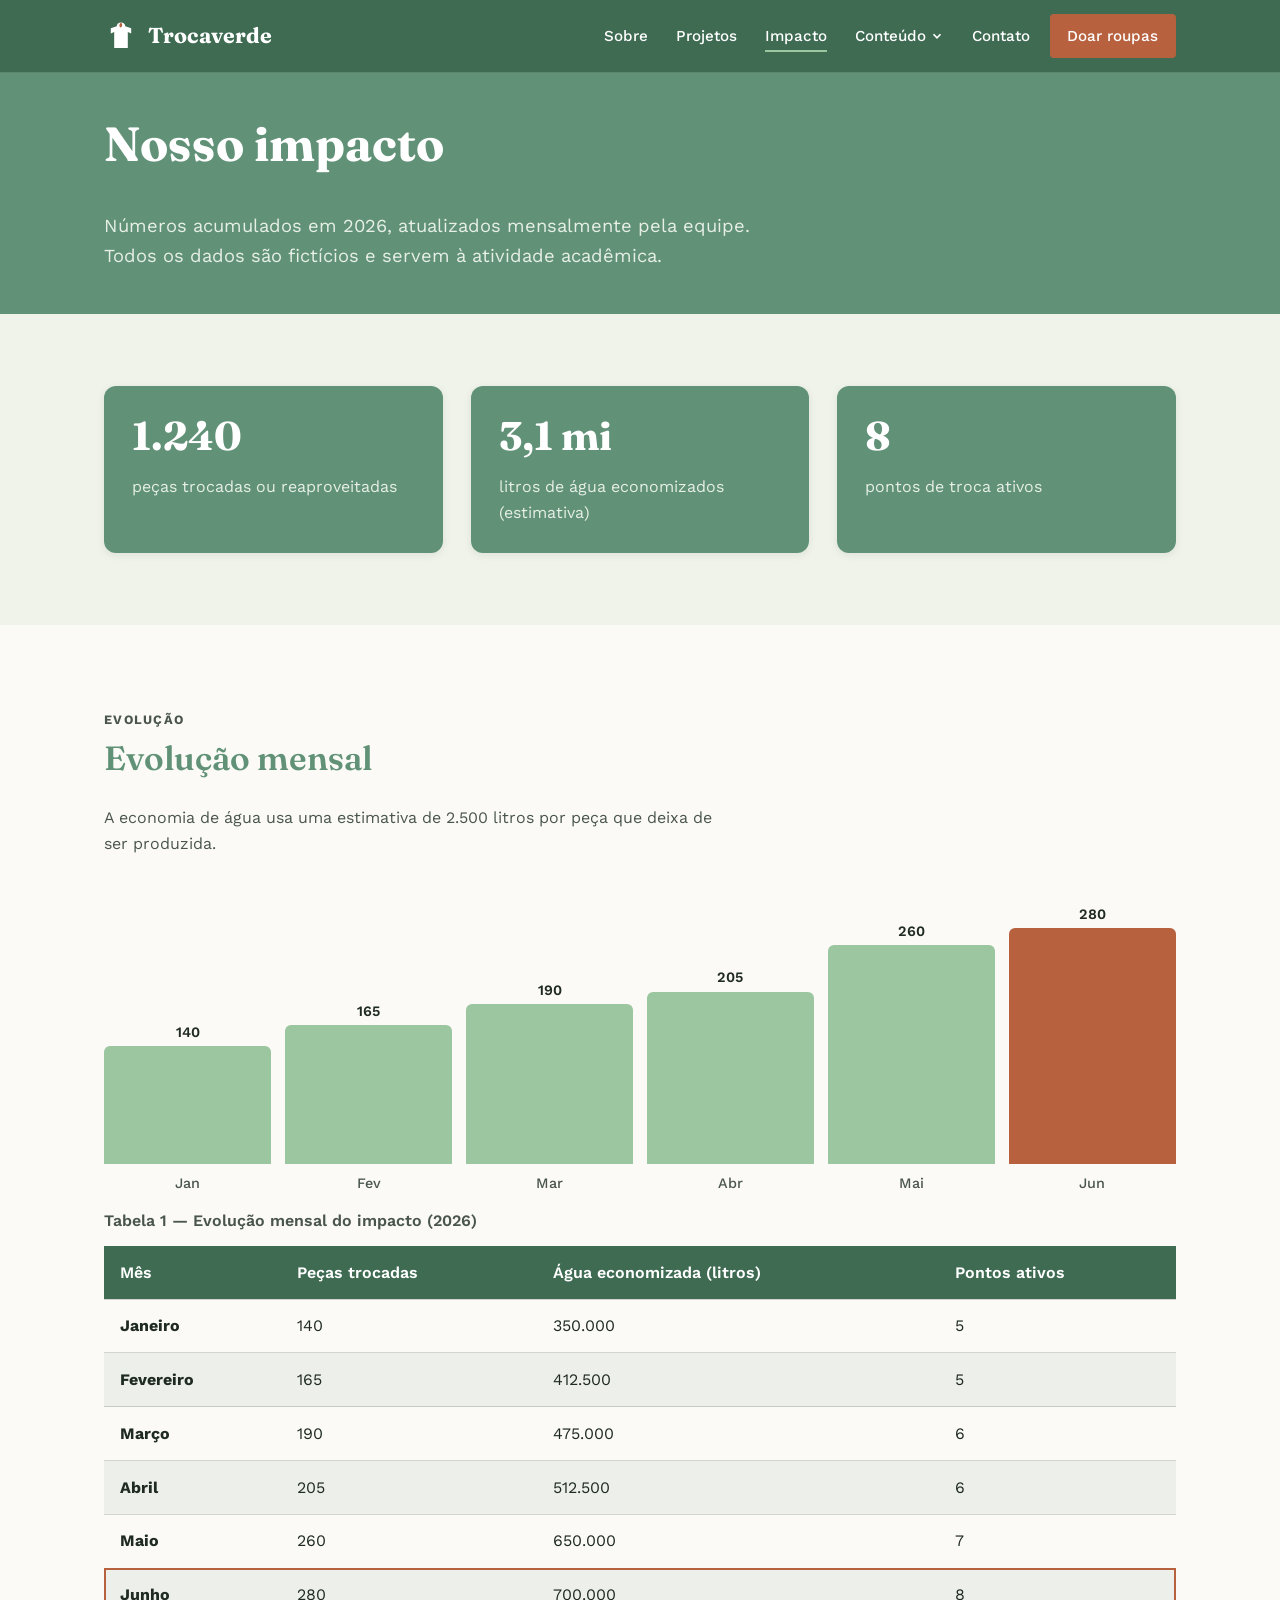
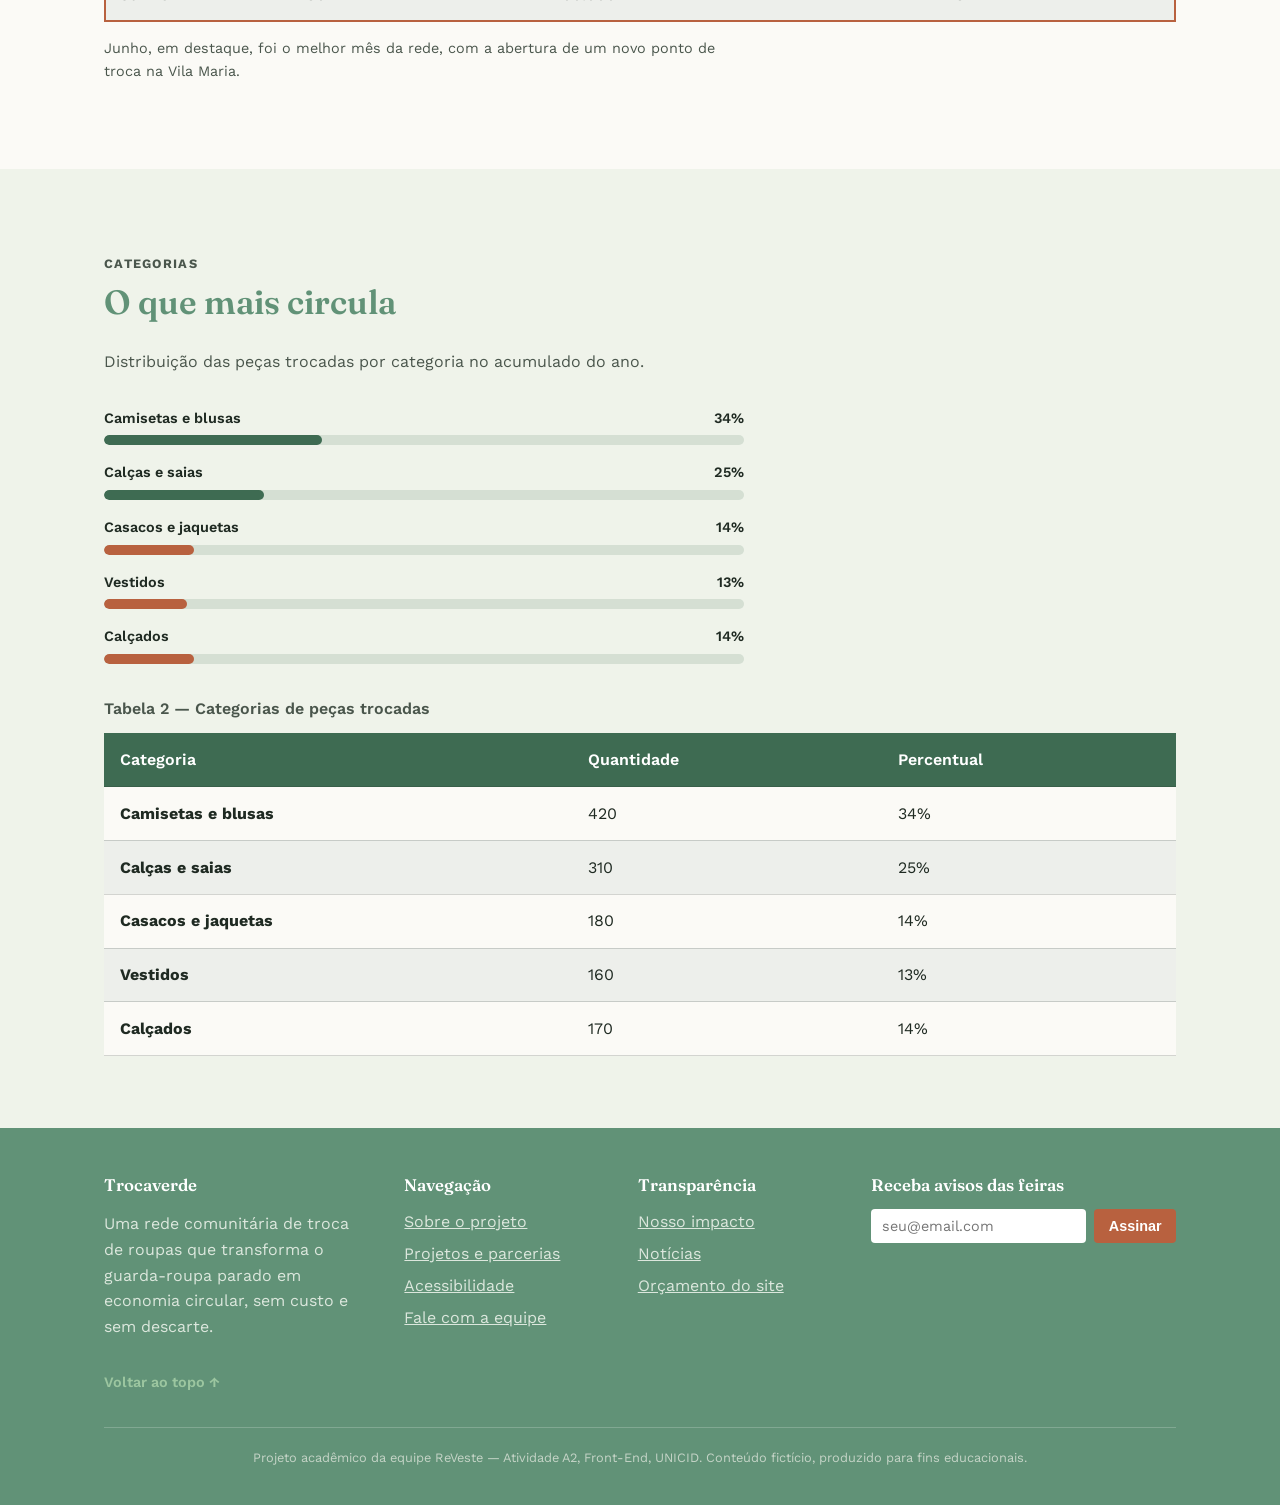
<file: impacto.html>
<!DOCTYPE html>
<html lang="pt-BR">
<head>
  <meta charset="UTF-8">
  <meta name="viewport" content="width=device-width, initial-scale=1.0">
  <title>Impacto | Trocaverde</title>
  <meta name="description" content="Veja os dados e tabelas de resultados do Trocaverde: peças trocadas, água economizada e pontos de troca ativos.">
  <link rel="preconnect" href="https://fonts.googleapis.com">
  <link rel="preconnect" href="https://fonts.gstatic.com" crossorigin>
  <link href="https://fonts.googleapis.com/css2?family=Fraunces:opsz,wght@9..144,500;9..144,700&family=Work+Sans:wght@400;500;600;700&display=swap" rel="stylesheet">
  <link rel="stylesheet" href="css/style.css">
  <link rel="icon" type="image/svg+xml" href="favicon.svg">
</head>
<body>
  <a class="skip-link" href="#conteudo-principal">Pular para o conteúdo principal</a>

  <header class="site-header">
    <div class="container">
      <a class="brand" href="index.html" aria-label="Trocaverde — página inicial">
        <svg viewBox="0 0 40 40" aria-hidden="true" focusable="false">
          <path d="M20 4c-2.8 0-5 2-5 4.4L8 11v6l4-1.6V34h16V15.4L32 17v-6l-7-2.6C25 6 22.8 4 20 4z" fill="#ffffff"/>
          <path d="M20 4c2 2 2 5-1 6-1.6-2-1-4.6 1-6z" fill="#B8613F"/>
        </svg>
        Trocaverde
      </a>
      <input type="checkbox" id="nav-toggle" class="visually-hidden" aria-label="Abrir ou fechar o menu de navegação">
      <label for="nav-toggle" class="nav-toggle-label">
  <svg viewBox="0 0 24 24" aria-hidden="true" focusable="false"><path d="M3 6h18M3 12h18M3 18h18" stroke="currentColor" stroke-width="2" stroke-linecap="round"/></svg>
      </label>
      <nav class="main-nav" aria-label="Navegação principal">
        <ul>
          <li><a href="sobre.html">Sobre</a></li>
          <li><a href="projetos.html">Projetos</a></li>
          <li><a href="impacto.html" aria-current="page">Impacto</a></li>
          <li class="has-dropdown">
            <button type="button" class="dropdown-toggle" aria-expanded="false">Conteúdo
              <svg class="chevron" viewBox="0 0 16 16" aria-hidden="true" focusable="false"><path d="M4 6l4 4 4-4" fill="none" stroke="currentColor" stroke-width="2"/></svg>
            </button>
            <ul class="dropdown">
              <li><a href="galeria.html">Galeria</a></li>
              <li><a href="midia.html">Mídia</a></li>
              <li><a href="noticias.html">Notícias</a></li>
              <li><a href="acessibilidade.html">Acessibilidade</a></li>
            </ul>
          </li>
          <li><a href="contato.html">Contato</a></li>
        </ul>
        <a class="btn btn-cta" href="contato.html#formulario">Doar roupas</a>
      </nav>
    </div>
  </header>

  <main id="conteudo-principal">
    <section class="page-hero">
      <div class="container">
        <h1>Nosso impacto</h1>
        <p>Números acumulados em 2026, atualizados mensalmente pela equipe. Todos os dados são fictícios e servem à atividade acadêmica.</p>
      </div>
    </section>

    <section class="section">
  <div class="container">

    <h2 class="visually-hidden">Indicadores gerais de impacto</h2>

    <div class="grid grid--3">
          <div class="stat-card reveal">
            <span class="stat-number" data-counter="1240">0</span>
            <p>peças trocadas ou reaproveitadas</p>
          </div>
          <div class="stat-card reveal">
            <span class="stat-number">3,1 mi</span>
            <p>litros de água economizados (estimativa)</p>
          </div>
          <div class="stat-card reveal">
            <span class="stat-number" data-counter="8">0</span>
            <p>pontos de troca ativos</p>
          </div>
        </div>
      </div>
    </section>

    <section class="section section--alt">
      <div class="container">
        <div class="section-head reveal">
          <p class="eyebrow">Evolução</p>
          <h2>Evolução mensal</h2>
          <p>A economia de água usa uma estimativa de 2.500 litros por peça que deixa de ser produzida.</p>
        </div>
        <div class="bar-chart" role="img" aria-label="Gráfico de barras com peças trocadas por mês em 2026: janeiro 140, fevereiro 165, março 190, abril 205, maio 260, junho 280.">
          <div class="bar" style="--value: 140;"><span>140</span><b>Jan</b></div>
          <div class="bar" style="--value: 165;"><span>165</span><b>Fev</b></div>
          <div class="bar" style="--value: 190;"><span>190</span><b>Mar</b></div>
          <div class="bar" style="--value: 205;"><span>205</span><b>Abr</b></div>
          <div class="bar" style="--value: 260;"><span>260</span><b>Mai</b></div>
          <div class="bar bar--highlight" style="--value: 280;"><span>280</span><b>Jun</b></div>
        </div>
        <div class="table-wrap">
          <table>
            <caption>Tabela 1 — Evolução mensal do impacto (2026)</caption>
            <thead>
              <tr>
                <th scope="col">Mês</th>
                <th scope="col">Peças trocadas</th>
                <th scope="col">Água economizada (litros)</th>
                <th scope="col">Pontos ativos</th>
              </tr>
            </thead>
            <tbody>
              <tr><th scope="row">Janeiro</th><td>140</td><td>350.000</td><td>5</td></tr>
              <tr><th scope="row">Fevereiro</th><td>165</td><td>412.500</td><td>5</td></tr>
              <tr><th scope="row">Março</th><td>190</td><td>475.000</td><td>6</td></tr>
              <tr><th scope="row">Abril</th><td>205</td><td>512.500</td><td>6</td></tr>
              <tr><th scope="row">Maio</th><td>260</td><td>650.000</td><td>7</td></tr>
              <tr class="is-highlight"><th scope="row">Junho</th><td>280</td><td>700.000</td><td>8</td></tr>
            </tbody>
          </table>
        </div>
        <p class="hint">Junho, em destaque, foi o melhor mês da rede, com a abertura de um novo ponto de troca na Vila Maria.</p>
      </div>
    </section>

    <section class="section">
      <div class="container">
        <div class="section-head reveal">
          <p class="eyebrow">Categorias</p>
          <h2>O que mais circula</h2>
          <p>Distribuição das peças trocadas por categoria no acumulado do ano.</p>
        </div>
        <div class="progress-list">
          <div>
            <div class="progress-head"><span>Camisetas e blusas</span><span>34%</span></div>
            <div class="progress-track"><div class="progress-fill" style="width: 34%;"></div></div>
          </div>
          <div>
            <div class="progress-head"><span>Calças e saias</span><span>25%</span></div>
            <div class="progress-track"><div class="progress-fill" style="width: 25%;"></div></div>
          </div>
          <div>
            <div class="progress-head"><span>Casacos e jaquetas</span><span>14%</span></div>
            <div class="progress-track"><div class="progress-fill progress-fill--accent" style="width: 14%;"></div></div>
          </div>
          <div>
            <div class="progress-head"><span>Vestidos</span><span>13%</span></div>
            <div class="progress-track"><div class="progress-fill progress-fill--accent" style="width: 13%;"></div></div>
          </div>
          <div>
            <div class="progress-head"><span>Calçados</span><span>14%</span></div>
            <div class="progress-track"><div class="progress-fill progress-fill--accent" style="width: 14%;"></div></div>
          </div>
        </div>
        <div class="table-wrap">
          <table>
            <caption>Tabela 2 — Categorias de peças trocadas</caption>
            <thead>
              <tr><th scope="col">Categoria</th><th scope="col">Quantidade</th><th scope="col">Percentual</th></tr>
            </thead>
            <tbody>
              <tr><th scope="row">Camisetas e blusas</th><td>420</td><td>34%</td></tr>
              <tr><th scope="row">Calças e saias</th><td>310</td><td>25%</td></tr>
              <tr><th scope="row">Casacos e jaquetas</th><td>180</td><td>14%</td></tr>
              <tr><th scope="row">Vestidos</th><td>160</td><td>13%</td></tr>
              <tr><th scope="row">Calçados</th><td>170</td><td>14%</td></tr>
            </tbody>
          </table>
        </div>
      </div>
    </section>
  </main>

  <footer class="site-footer">
    <div class="container">
      <div class="footer-grid">
        <div>
          <h2>Trocaverde</h2>
          <p>Uma rede comunitária de troca de roupas que transforma o guarda-roupa parado em economia circular, sem custo e sem descarte.</p>
          <a class="back-to-top" href="#conteudo-principal">Voltar ao topo ↑</a>
        </div>
        <div>
          <h2>Navegação</h2>
          <ul>
            <li><a href="sobre.html">Sobre o projeto</a></li>
            <li><a href="projetos.html">Projetos e parcerias</a></li>
            <li><a href="acessibilidade.html">Acessibilidade</a></li>
            <li><a href="contato.html">Fale com a equipe</a></li>
          </ul>
        </div>
        <div>
          <h2>Transparência</h2>
          <ul>
            <li><a href="impacto.html">Nosso impacto</a></li>
            <li><a href="noticias.html">Notícias</a></li>
            <li><a href="orcamento_hospedagem.html">Orçamento do site</a></li>
          </ul>
        </div>
        <div>
          <h2>Receba avisos das feiras</h2>
          <form class="newsletter-form" action="#" method="post">
            <label for="newsletter-email" class="visually-hidden">Seu e-mail</label>
            <input type="email" id="newsletter-email" name="newsletter-email" placeholder="seu@email.com" required autocomplete="email">
            <button type="submit">Assinar</button>
          </form>
        </div>
      </div>
      <p class="footer-bottom">Projeto acadêmico da equipe ReVeste — Atividade A2, Front-End, UNICID. Conteúdo fictício, produzido para fins educacionais.</p>
    </div>
  </footer>

  <script src="js/main.js" defer></script>
</body>
</html>
</file>
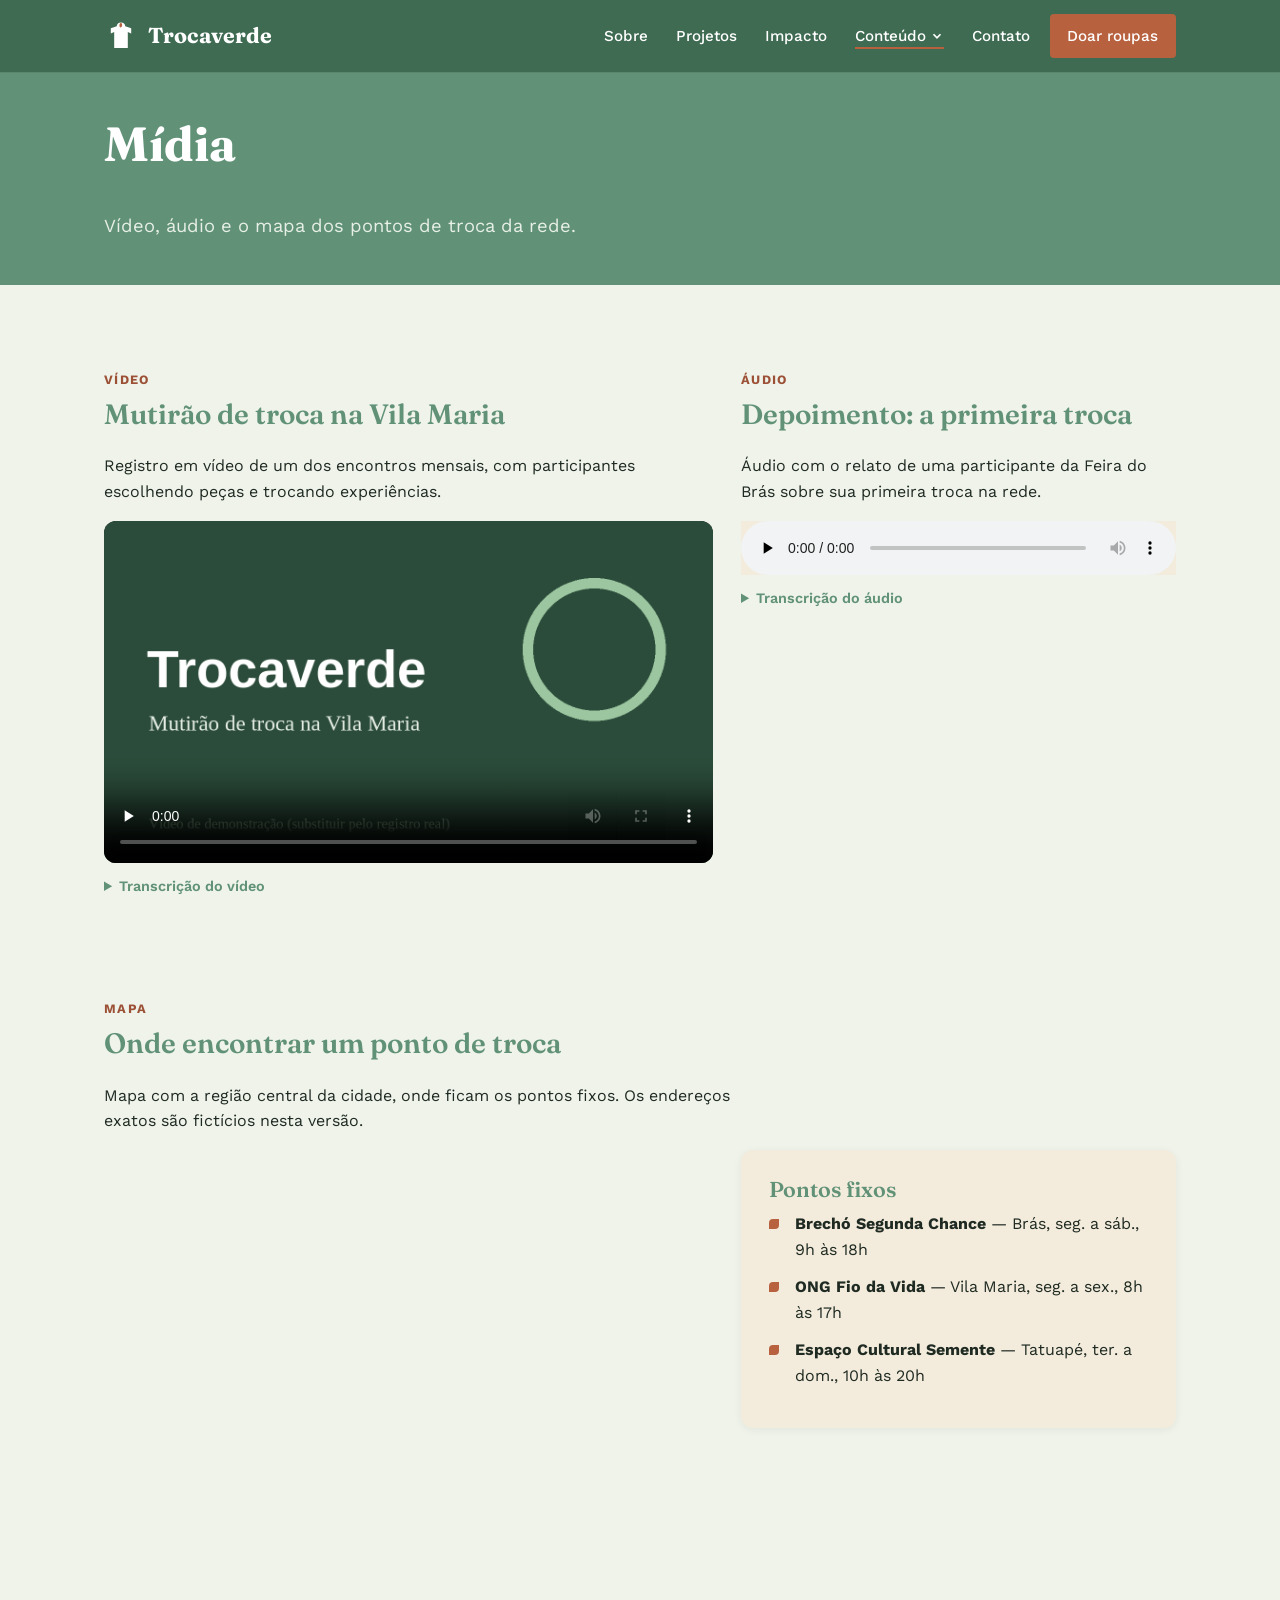
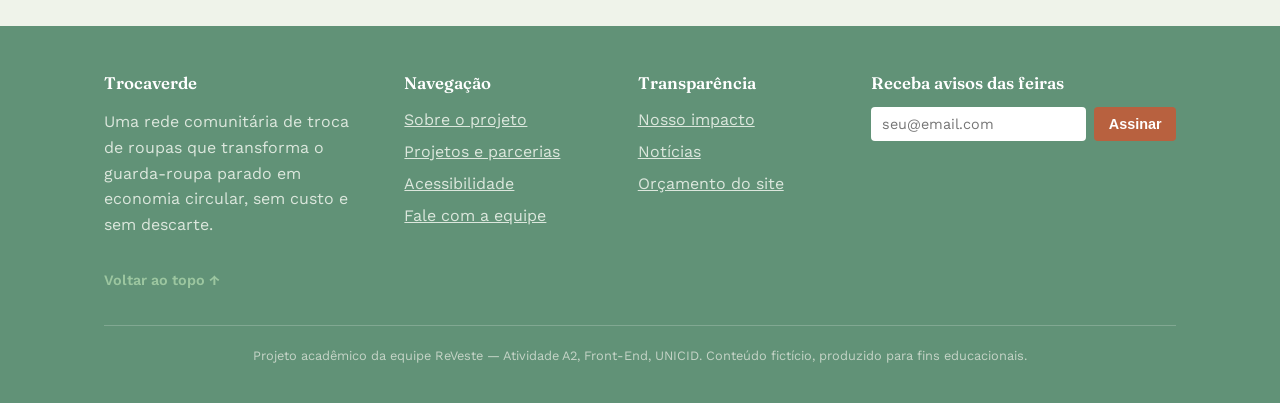
<file: midia.html>
<!DOCTYPE html>
<html lang="pt-BR">
<head>
  <meta charset="UTF-8">
  <meta name="viewport" content="width=device-width, initial-scale=1.0">
  <title>Mídia | Trocaverde</title>
  <meta name="description" content="Vídeo, áudio e mapa dos pontos de troca da rede Trocaverde.">
  <link rel="preconnect" href="https://fonts.googleapis.com">
  <link rel="preconnect" href="https://fonts.gstatic.com" crossorigin>
  <link href="https://fonts.googleapis.com/css2?family=Fraunces:opsz,wght@9..144,500;9..144,700&family=Work+Sans:wght@400;500;600;700&display=swap" rel="stylesheet">
  <link rel="stylesheet" href="css/style.css">
  <link rel="icon" type="image/svg+xml" href="favicon.svg">
</head>
<body>
  <a class="skip-link" href="#conteudo-principal">Pular para o conteúdo principal</a>

  <header class="site-header">
    <div class="container">
      <a class="brand" href="index.html" aria-label="Trocaverde — página inicial">
        <svg viewBox="0 0 40 40" aria-hidden="true" focusable="false">
          <path d="M20 4c-2.8 0-5 2-5 4.4L8 11v6l4-1.6V34h16V15.4L32 17v-6l-7-2.6C25 6 22.8 4 20 4z" fill="#ffffff"/>
          <path d="M20 4c2 2 2 5-1 6-1.6-2-1-4.6 1-6z" fill="#B8613F"/>
        </svg>
        Trocaverde
      </a>
      <input type="checkbox" id="nav-toggle" class="visually-hidden" aria-label="Abrir ou fechar o menu de navegação">
      <label for="nav-toggle" class="nav-toggle-label">
        <svg viewBox="0 0 24 24" focusable="false"><path d="M3 6h18M3 12h18M3 18h18" stroke="currentColor" stroke-width="2" stroke-linecap="round"/></svg>
      </label>
      <nav class="main-nav" aria-label="Navegação principal">
        <ul>
          <li><a href="sobre.html">Sobre</a></li>
          <li><a href="projetos.html">Projetos</a></li>
          <li><a href="impacto.html">Impacto</a></li>
          <li class="has-dropdown">
            <button type="button" class="dropdown-toggle" aria-expanded="false">Conteúdo
              <svg class="chevron" viewBox="0 0 16 16" aria-hidden="true" focusable="false"><path d="M4 6l4 4 4-4" fill="none" stroke="currentColor" stroke-width="2"/></svg>
            </button>
            <ul class="dropdown">
              <li><a href="galeria.html">Galeria</a></li>
              <li><a href="midia.html" aria-current="page">Mídia</a></li>
              <li><a href="noticias.html">Notícias</a></li>
              <li><a href="acessibilidade.html">Acessibilidade</a></li>
            </ul>
          </li>
          <li><a href="contato.html">Contato</a></li>
        </ul>
        <a class="btn btn-cta" href="contato.html#formulario">Doar roupas</a>
      </nav>
    </div>
  </header>

  <main id="conteudo-principal">
    <section class="page-hero">
      <div class="container">
        <h1>Mídia</h1>
        <p>Vídeo, áudio e o mapa dos pontos de troca da rede.</p>
      </div>
    </section>

    <section class="section">
      <div class="container">
        <div class="media-grid">
          <div class="media-block">
            <p class="eyebrow">Vídeo</p>
            <h2>Mutirão de troca na Vila Maria</h2>
            <p>Registro em vídeo de um dos encontros mensais, com participantes escolhendo peças e trocando experiências.</p>
            <div class="media-frame">
              <video controls poster="img/poster-mutirao.png" preload="none">
                <source src="/assets/video/relato-video.mp4" type="video/mp4">
                
                Seu navegador não reproduz vídeo HTML5. <a href="/assets/video/relato-video.mp4">Baixe o vídeo</a>.
              </video>
            </div>
            <details class="transcript">
              <summary>Transcrição do vídeo</summary>
              <p>
                A moda sustentável tem um grande ponto cego. Falamos em salvar o planeta, mas criamos sistemas e espaços que nem todos conseguem usar. O projeto Troca Verde resolve isso, provando que o impacto ambiental exige três pilares de inclusão. Primeiro, a circularidade. Em oito pontos físicos espalhados pela cidade, você deixa uma roupa parada e leva outra. Cada peça reaproveitada poupa cerca de 2.500 litros de água, que seriam gastos na fabricação. Segundo, a inclusão. de fusão digital o site da troca verde foi programado do zero para leitores de tela e

                navegação exclusiva por teclado isso garante total autonomia para quem tem deficiência motora ou visual terceiro o acesso visual a interface tem modos de alto contraste para que pessoas com baixa visão consigam encontrar facilmente o próximo local de troca por último o impacto social as araras físicas são adaptadas para qualquer pessoa e o que não é trocado vai direto para ungas parceiras prolongando e garantindo zero desperdício. Porque a verdadeira sustentabilidade não é só preservar recursos, é criar um ciclo onde nenhuma barreira impede você de participar.              
              </p>
            </details>
          </div>

          <div class="media-block">
            <p class="eyebrow">Áudio</p>
            <h2>Depoimento: a primeira troca</h2>
            <p>Áudio com o relato de uma participante da Feira do Brás sobre sua primeira troca na rede.</p>
            <audio controls preload="none">
              <source src="/assets/audio/relato-audio.mp3" type="audio/mpeg">
              Seu navegador não reproduz áudio HTML5. <a href="/assets/audio/relato-audio.mp3">Baixe o áudio</a>.
            </audio>
            <details class="transcript">
              <summary>Transcrição do áudio</summary>
              <p>
              É, imaginem só a sensação de renovar o guarda-roupa inteiro, mas, tipo, sem aquela preocupação com a fatura do cartão no fim do mês. Nossa, é um sonho, né? Totalmente. E o melhor, o saldo final é um medidor confirmando que 3 milhões e 100 mil litros de água acabaram de ser economizados. É um número assustador, logo de cara. Pois é. Essa é a premissa do projeto Troca Verde. O lema deles é muito bom, tipo, troque roupas, não planeta. A missão desta análise aprofundada de hoje é explorar as páginas e os dados desse

              portal para entender como desconectar a moda do custo financeiro. E estancar o descarte têxtil, claro. Exatamente. Certo, vamos desvendar isso e ver como a plataforma conecta indivíduos, brechós e coletivos para combater esse descarte. Bom, a dinâmica deles força uma circulação contínua daquelas peças. Sabe aquelas que ficam anos esquecidas no fundo da gaveta? Todo mundo tem uma dessas. A mecânica é baseada puramente na troca direta, através de pontos físicos. As pessoas levam as roupas em bons estado e substituem por outras que já estão disponíveis nas araras do local. E sem envolver dinheiro nenhum. Sim.

              Custo financeiro, zero. A moeda de troca é só a qualidade da peça que é inserida na comunidade, exigindo apenas um cuidado com o que é compartilhado. Sabe, eu estava pensando aqui, na prática, é tipo o conceito de uma biblioteca pública, só que aplicada ao vestuário. O ciclo de leve, troque e reaproveite, dita o ritmo da coisa. Achei essa analogia perfeita. Mas vamos ser realistas. Ah, entendi. Genial. E Os números ilustram muito bem essa fluidez. Olhando os dados de 2026, eles têm oito pontos fixos ativos e já foram trocadas 1.240 peças.

              E aqui é que a coisa fica realmente interessante. Com esse volume, a economia hídrica bate a marca de 3 milhões e 100 mil litros. Se conectarmos isso ao panorama geral, a matemática fica bem clara. Muita água para pouco mais de mil blusas e calças, né? Sim, mas acontece que cada peça de roupa que deixa de ser produz cozida poupa, em média, 2.500 litros d'água. Caramba! Que o algodão, por exemplo, é uma cultura muito sedenta desde o plantio. E, bom, a etapa de tingimento da indústria gasta tanques absurdos d'água e química.

              Quando a gente reinsere essas roupas na troca, cortamos todo esse impacto. E tem outro ponto da comunidade Troca Verde que eu achei incrível, que é a inclusão. O projeto foi feito para todos. Com certeza, a acessibilidade é um pilar forte deles. Os pontos físicos são totalmente acessíveis e o site é preparadíssimo, com navegação por teclado, opções de alto contraste e otimização para leitores de tela. É verdade. E ao investigar essa estrutura a fundo, a gente descobre a verdadeira natureza de tudo isso. Opa, conta mais. Os dados impressionantes de 2026 e esse site maravilhoso

              são, na verdade, um projeto acadêmico-educacional. É uma iniciativa da equipe Reveste, da Unicid. Uau, peraí. É um exercício acadêmico. Isso. Não é uma empresa rodando o comer se aumente agora, mas um exercício de desenvolvimento de sistemas construído sobre métricas totalmente reais. Então, o que tudo isso significa? Significa que a arquitetura teórica funciona perfeitamente para modelar a sustentabilidade. A simulação logística de circularidade se sustenta na prática. Nossa! É a prova de que boas ideias teóricas podem ter um impacto real. E isso me deixa com um pensamento final para quem nos escuta. Se um exercício acadêmico universitário

              Consegue desenhar um modelo tão completo e inclusivo para o reaproveitamento têxtil, o que impede as grandes metrópoles reais de implementarem sistemas públicos de troca de roupas como infraestrutura básica das cidades. Fica aí a reflexão.  
              </p>
            </details>
          </div>
        </div>

        <div class="media-block">
          <p class="eyebrow">Mapa</p>
          <h2>Onde encontrar um ponto de troca</h2>
          <p>Mapa com a região central da cidade, onde ficam os pontos fixos. Os endereços exatos são fictícios nesta versão.</p>
          <div class="map-layout">
            <iframe class="map-embed" src="https://www.openstreetmap.org/export/embed.html?bbox=-46.75%2C-23.65%2C-46.55%2C-23.45&amp;layer=mapnik" title="Mapa da região central de São Paulo, onde ficam os pontos de troca do Trocaverde" loading="lazy"></iframe>
            <div class="card">
              <h3>Pontos fixos</h3>
              <ul class="leaf-list">
                <li><strong>Brechó Segunda Chance</strong> — Brás, seg. a sáb., 9h às 18h</li>
                <li><strong>ONG Fio da Vida</strong> — Vila Maria, seg. a sex., 8h às 17h</li>
                <li><strong>Espaço Cultural Semente</strong> — Tatuapé, ter. a dom., 10h às 20h</li>
              </ul>
            </div>
          </div>
        </div>
      </div>
    </section>
  </main>

  <footer class="site-footer">
    <div class="container">
      <div class="footer-grid">
        <div>
          <h2>Trocaverde</h2>
          <p>Uma rede comunitária de troca de roupas que transforma o guarda-roupa parado em economia circular, sem custo e sem descarte.</p>
          <a class="back-to-top" href="#conteudo-principal">Voltar ao topo ↑</a>
        </div>
        <div>
          <h2>Navegação</h2>
          <ul>
            <li><a href="sobre.html">Sobre o projeto</a></li>
            <li><a href="projetos.html">Projetos e parcerias</a></li>
            <li><a href="acessibilidade.html">Acessibilidade</a></li>
            <li><a href="contato.html">Fale com a equipe</a></li>
          </ul>
        </div>
        <div>
          <h2>Transparência</h2>
          <ul>
            <li><a href="impacto.html">Nosso impacto</a></li>
            <li><a href="noticias.html">Notícias</a></li>
            <li><a href="orcamento_hospedagem.html">Orçamento do site</a></li>
          </ul>
        </div>
        <div>
          <h2>Receba avisos das feiras</h2>
          <form class="newsletter-form" action="#" method="post">
            <label for="newsletter-email" class="visually-hidden">Seu e-mail</label>
            <input type="email" id="newsletter-email" name="newsletter-email" placeholder="seu@email.com" required autocomplete="email">
            <button type="submit">Assinar</button>
          </form>
        </div>
      </div>
      <p class="footer-bottom">Projeto acadêmico da equipe ReVeste — Atividade A2, Front-End, UNICID. Conteúdo fictício, produzido para fins educacionais.</p>
    </div>
  </footer>

  <script src="js/main.js" defer></script>
</body>
</html>
</file>
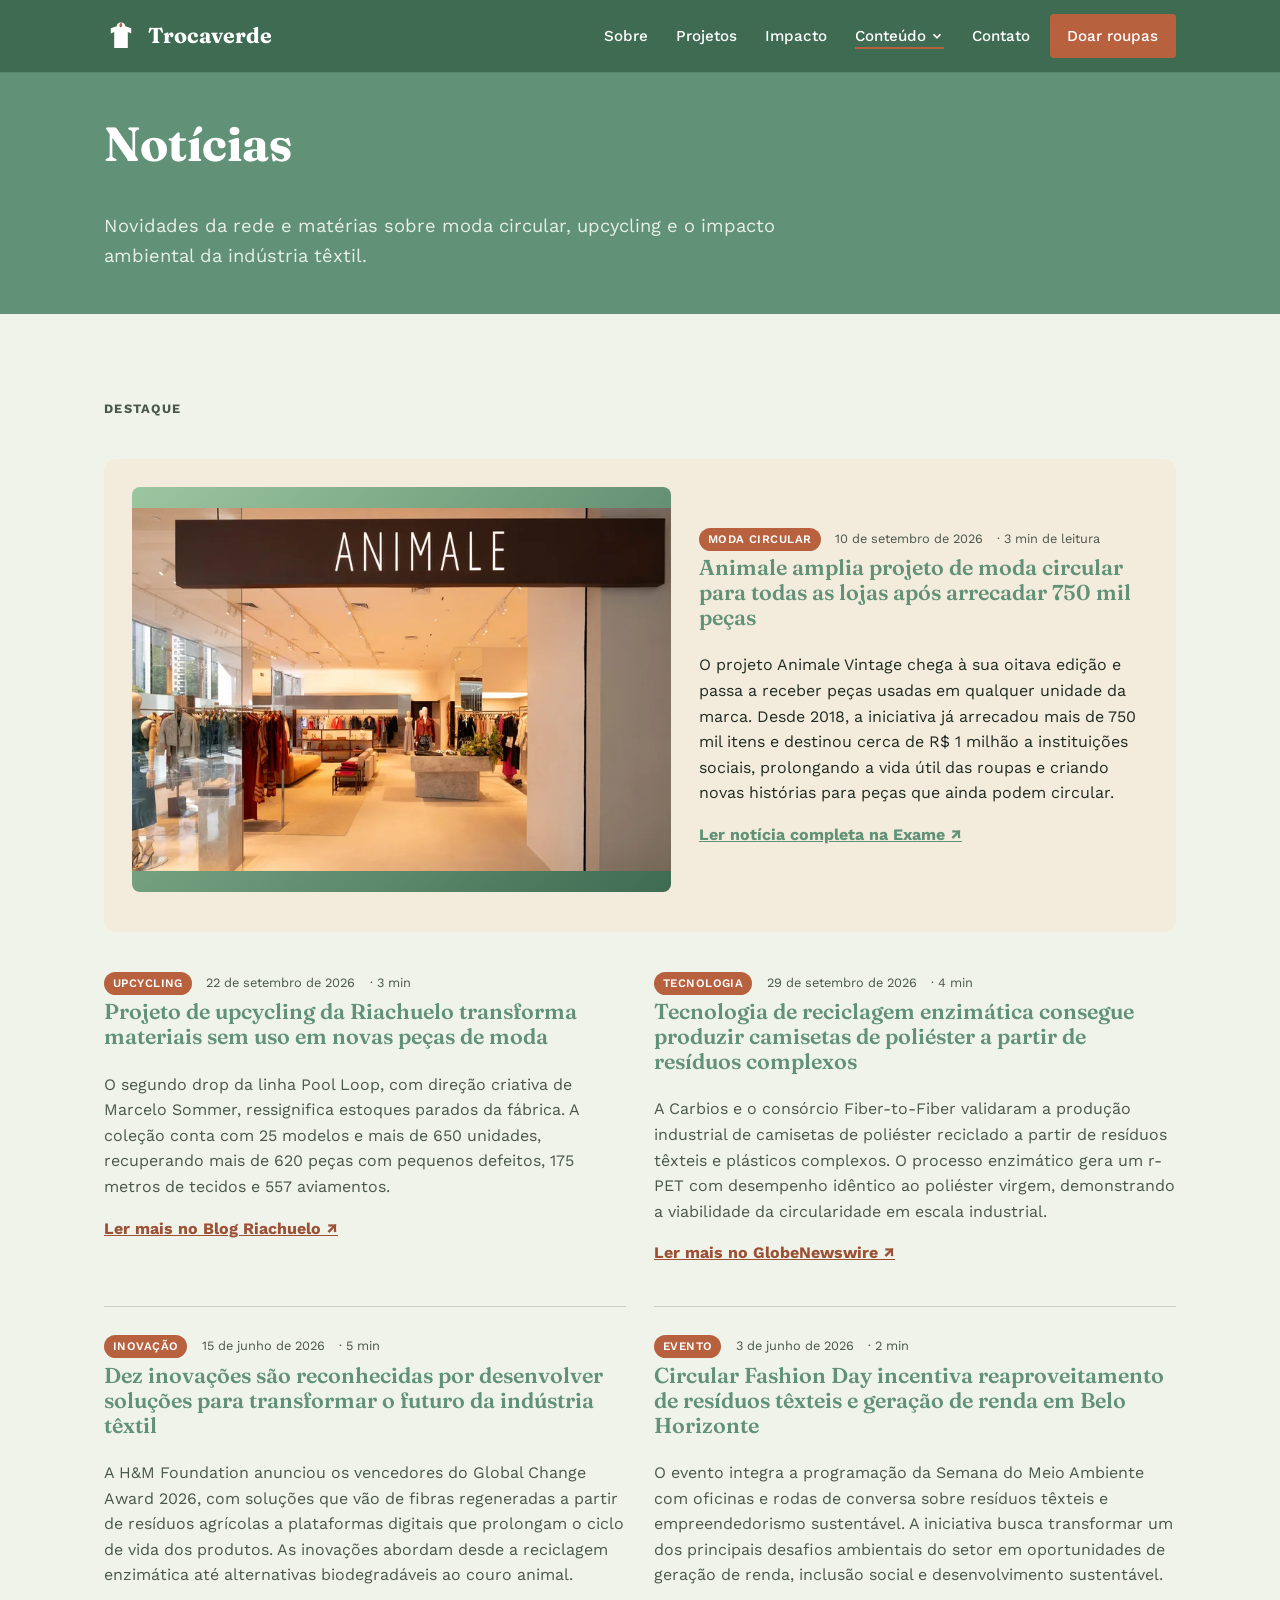
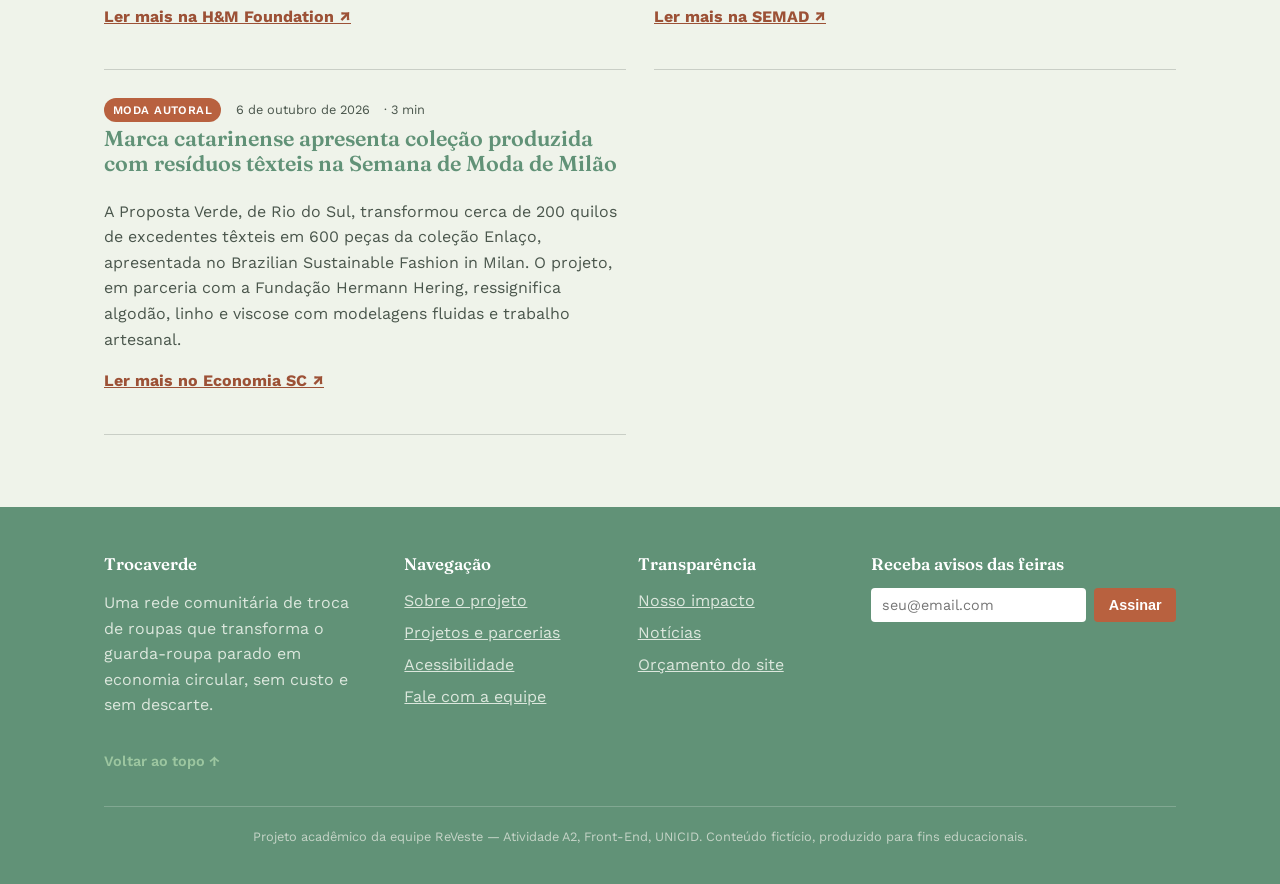
<file: noticias.html>
<!DOCTYPE html>
<html lang="pt-BR">
<head>
  <meta charset="UTF-8">
  <meta name="viewport" content="width=device-width, initial-scale=1.0">
  <title>Notícias | Trocaverde</title>
  <meta name="description" content="Notícias sobre moda circular, upcycling e o impacto ambiental da indústria têxtil.">
  <link rel="preconnect" href="https://fonts.googleapis.com">
  <link rel="preconnect" href="https://fonts.gstatic.com" crossorigin>
  <link href="https://fonts.googleapis.com/css2?family=Fraunces:opsz,wght@9..144,500;9..144,700&family=Work+Sans:wght@400;500;600;700&display=swap" rel="stylesheet">
  <link rel="stylesheet" href="css/style.css">
  <link rel="icon" type="image/svg+xml" href="favicon.svg">
</head>
<body>
  <a class="skip-link" href="#conteudo-principal">Pular para o conteúdo principal</a>

  <header class="site-header">
    <div class="container">
      <a class="brand" href="index.html" aria-label="Trocaverde — página inicial">
        <svg viewBox="0 0 40 40" aria-hidden="true" focusable="false">
          <path d="M20 4c-2.8 0-5 2-5 4.4L8 11v6l4-1.6V34h16V15.4L32 17v-6l-7-2.6C25 6 22.8 4 20 4z" fill="#ffffff"/>
          <path d="M20 4c2 2 2 5-1 6-1.6-2-1-4.6 1-6z" fill="#B8613F"/>
        </svg>
        Trocaverde
      </a>
      <input type="checkbox" id="nav-toggle" class="visually-hidden" aria-label="Abrir ou fechar o menu de navegação">
      <label for="nav-toggle" class="nav-toggle-label">
        <svg viewBox="0 0 24 24" focusable="false"><path d="M3 6h18M3 12h18M3 18h18" stroke="currentColor" stroke-width="2" stroke-linecap="round"/></svg>
      </label>
      <nav class="main-nav" aria-label="Navegação principal">
        <ul>
          <li><a href="sobre.html">Sobre</a></li>
          <li><a href="projetos.html">Projetos</a></li>
          <li><a href="impacto.html">Impacto</a></li>
          <li class="has-dropdown">
            <button type="button" class="dropdown-toggle" aria-expanded="false">Conteúdo
              <svg class="chevron" viewBox="0 0 16 16" aria-hidden="true" focusable="false"><path d="M4 6l4 4 4-4" fill="none" stroke="currentColor" stroke-width="2"/></svg>
            </button>
            <ul class="dropdown">
              <li><a href="galeria.html">Galeria</a></li>
              <li><a href="midia.html">Mídia</a></li>
              <li><a href="noticias.html" aria-current="page">Notícias</a></li>
              <li><a href="acessibilidade.html">Acessibilidade</a></li>
            </ul>
          </li>
          <li><a href="contato.html">Contato</a></li>
        </ul>
        <a class="btn btn-cta" href="contato.html#formulario">Doar roupas</a>
      </nav>
    </div>
  </header>

  <main id="conteudo-principal">
    <section class="page-hero">
      <div class="container">
        <h1>Notícias</h1>
        <p>Novidades da rede e matérias sobre moda circular, upcycling e o impacto ambiental da indústria têxtil.</p>
      </div>
    </section>

    <section class="section">
      <div class="container">
        <div class="section-head">
          <p class="eyebrow">Destaque</p>
          <h2 class="visually-hidden">Últimas publicações</h2>
        </div>

        <!-- NOTÍCIA EM DESTAQUE: Animale -->
        <article class="news-featured reveal">
          <div>
            <div class="news-cover">
              <img src="img/noticia-animale.jpg" alt="Peças de roupa organizadas em um espaço de moda circular." loading="lazy">
            </div>
          </div>
          <div>
            <div class="news-meta">
              <span class="news-tag">Moda circular</span>
              <time datetime="2026-09-10">10 de setembro de 2026</time>
              <span>· 3 min de leitura</span>
            </div>
            <h3>Animale amplia projeto de moda circular para todas as lojas após arrecadar 750 mil peças</h3>
            <p>O projeto Animale Vintage chega à sua oitava edição e passa a receber peças usadas em qualquer unidade da marca. Desde 2018, a iniciativa já arrecadou mais de 750 mil itens e destinou cerca de R$ 1 milhão a instituições sociais, prolongando a vida útil das roupas e criando novas histórias para peças que ainda podem circular.</p>
            <p style="margin-top: 1rem;">
              <a href="https://exame.com/esg/animale-amplia-moda-circular-para-todas-as-lojas-apos-arrecadar-750-mil-pecas/" target="_blank" rel="noopener" style="font-weight: 700; color: var(--color-primary-dark); text-decoration: underline;">
                Ler notícia completa na Exame ↗
              </a>
            </p>
          </div>
        </article>

        <!-- DEMAIS NOTÍCIAS -->
        <div class="grid grid--2">
          <!-- Riachuelo -->
          <article class="news-card reveal">
            <div class="news-meta">
              <span class="news-tag">Upcycling</span>
              <time datetime="2026-10-01">22 de setembro de 2026</time>
              <span>· 3 min</span>
            </div>
            <h3>Projeto de upcycling da Riachuelo transforma materiais sem uso em novas peças de moda</h3>
            <p>O segundo drop da linha Pool Loop, com direção criativa de Marcelo Sommer, ressignifica estoques parados da fábrica. A coleção conta com 25 modelos e mais de 650 unidades, recuperando mais de 620 peças com pequenos defeitos, 175 metros de tecidos e 557 aviamentos.</p>
            <p style="margin-top: 0.75rem;">
              <a href="https://blog.riachuelo.com.br/sustentabilidade/pool-loop-marcelo-sommer/" target="_blank" rel="noopener" style="font-weight: 700; color: var(--color-accent-dark);">
                Ler mais no Blog Riachuelo ↗
              </a>
            </p>
          </article>

          <!-- Carbios -->
          <article class="news-card reveal">
            <div class="news-meta">
              <span class="news-tag">Tecnologia</span>
              <time datetime="2026-09-29">29 de setembro de 2026</time>
              <span>· 4 min</span>
            </div>
            <h3>Tecnologia de reciclagem enzimática consegue produzir camisetas de poliéster a partir de resíduos complexos</h3>
            <p>A Carbios e o consórcio Fiber-to-Fiber validaram a produção industrial de camisetas de poliéster reciclado a partir de resíduos têxteis e plásticos complexos. O processo enzimático gera um r-PET com desempenho idêntico ao poliéster virgem, demonstrando a viabilidade da circularidade em escala industrial.</p>
            <p style="margin-top: 0.75rem;">
              <a href="https://www.globenewswire.com/fr/news-release/2026/09/29/3370389/0/en/carbios-and-the-fiber-to-fiber-consortium-successfully-validate-the-industrial-scale-production-of-recycled-polyester-t-shirts-made-from-complex-plastic-and-textile-waste.html" target="_blank" rel="noopener" style="font-weight: 700; color: var(--color-accent-dark);">
                Ler mais no GlobeNewswire ↗
              </a>
            </p>
          </article>

          <!-- H&M Foundation -->
          <article class="news-card reveal">
            <div class="news-meta">
              <span class="news-tag">Inovação</span>
              <time datetime="2026-06-15">15 de junho de 2026</time>
              <span>· 5 min</span>
            </div>
            <h3>Dez inovações são reconhecidas por desenvolver soluções para transformar o futuro da indústria têxtil</h3>
            <p>A H&M Foundation anunciou os vencedores do Global Change Award 2026, com soluções que vão de fibras regeneradas a partir de resíduos agrícolas a plataformas digitais que prolongam o ciclo de vida dos produtos. As inovações abordam desde a reciclagem enzimática até alternativas biodegradáveis ao couro animal.</p>
            <p style="margin-top: 0.75rem;">
              <a href="https://hmfoundation.com/gca/winners/" target="_blank" rel="noopener" style="font-weight: 700; color: var(--color-accent-dark);">
                Ler mais na H&M Foundation ↗
              </a>
            </p>
          </article>

          <!-- Circular Fashion Day -->
          <article class="news-card reveal">
            <div class="news-meta">
              <span class="news-tag">Evento</span>
              <time datetime="2026-06-03">3 de junho de 2026</time>
              <span>· 2 min</span>
            </div>
            <h3>Circular Fashion Day incentiva reaproveitamento de resíduos têxteis e geração de renda em Belo Horizonte</h3>
            <p>O evento integra a programação da Semana do Meio Ambiente com oficinas e rodas de conversa sobre resíduos têxteis e empreendedorismo sustentável. A iniciativa busca transformar um dos principais desafios ambientais do setor em oportunidades de geração de renda, inclusão social e desenvolvimento sustentável.</p>
            <p style="margin-top: 0.75rem;">
              <a href="https://semad.mg.gov.br/w/circular-fashion-day-propõe-transformar-resíduos-têxteis-em-oportunidade-e-renda-em-belo-horizonte" target="_blank" rel="noopener" style="font-weight: 700; color: var(--color-accent-dark);">
                Ler mais na SEMAD ↗
              </a>
            </p>
          </article>

          <!-- Marca catarinense -->
          <article class="news-card reveal">
            <div class="news-meta">
              <span class="news-tag">Moda autoral</span>
              <time datetime="2026-10-06">6 de outubro de 2026</time>
              <span>· 3 min</span>
            </div>
            <h3>Marca catarinense apresenta coleção produzida com resíduos têxteis na Semana de Moda de Milão</h3>
            <p>A Proposta Verde, de Rio do Sul, transformou cerca de 200 quilos de excedentes têxteis em 600 peças da coleção Enlaço, apresentada no Brazilian Sustainable Fashion in Milan. O projeto, em parceria com a Fundação Hermann Hering, ressignifica algodão, linho e viscose com modelagens fluidas e trabalho artesanal.</p>
            <p style="margin-top: 0.75rem;">
              <a href="https://economiasc.com/2026/10/06/marca-de-sc-transforma-200-quilos-de-excedentes-texteis-em-colecao-apresentada-em-milao/" target="_blank" rel="noopener" style="font-weight: 700; color: var(--color-accent-dark);">
                Ler mais no Economia SC ↗
              </a>
            </p>
          </article>
        </div>
      </div>
    </section>
  </main>

  <footer class="site-footer">
    <div class="container">
      <div class="footer-grid">
        <div>
          <h2>Trocaverde</h2>
          <p>Uma rede comunitária de troca de roupas que transforma o guarda-roupa parado em economia circular, sem custo e sem descarte.</p>
          <a class="back-to-top" href="#conteudo-principal">Voltar ao topo ↑</a>
        </div>
        <div>
          <h2>Navegação</h2>
          <ul>
            <li><a href="sobre.html">Sobre o projeto</a></li>
            <li><a href="projetos.html">Projetos e parcerias</a></li>
            <li><a href="acessibilidade.html">Acessibilidade</a></li>
            <li><a href="contato.html">Fale com a equipe</a></li>
          </ul>
        </div>
        <div>
          <h2>Transparência</h2>
          <ul>
            <li><a href="impacto.html">Nosso impacto</a></li>
            <li><a href="noticias.html">Notícias</a></li>
            <li><a href="orcamento_hospedagem.html">Orçamento do site</a></li>
          </ul>
        </div>
        <div>
          <h2>Receba avisos das feiras</h2>
          <form class="newsletter-form" action="#" method="post">
            <label for="newsletter-email" class="visually-hidden">Seu e-mail</label>
            <input type="email" id="newsletter-email" name="newsletter-email" placeholder="seu@email.com" required autocomplete="email">
            <button type="submit">Assinar</button>
          </form>
        </div>
      </div>
      <p class="footer-bottom">Projeto acadêmico da equipe ReVeste — Atividade A2, Front-End, UNICID. Conteúdo fictício, produzido para fins educacionais.</p>
    </div>
  </footer>

  <script src="js/main.js" defer></script>
</body>
</html>
</file>
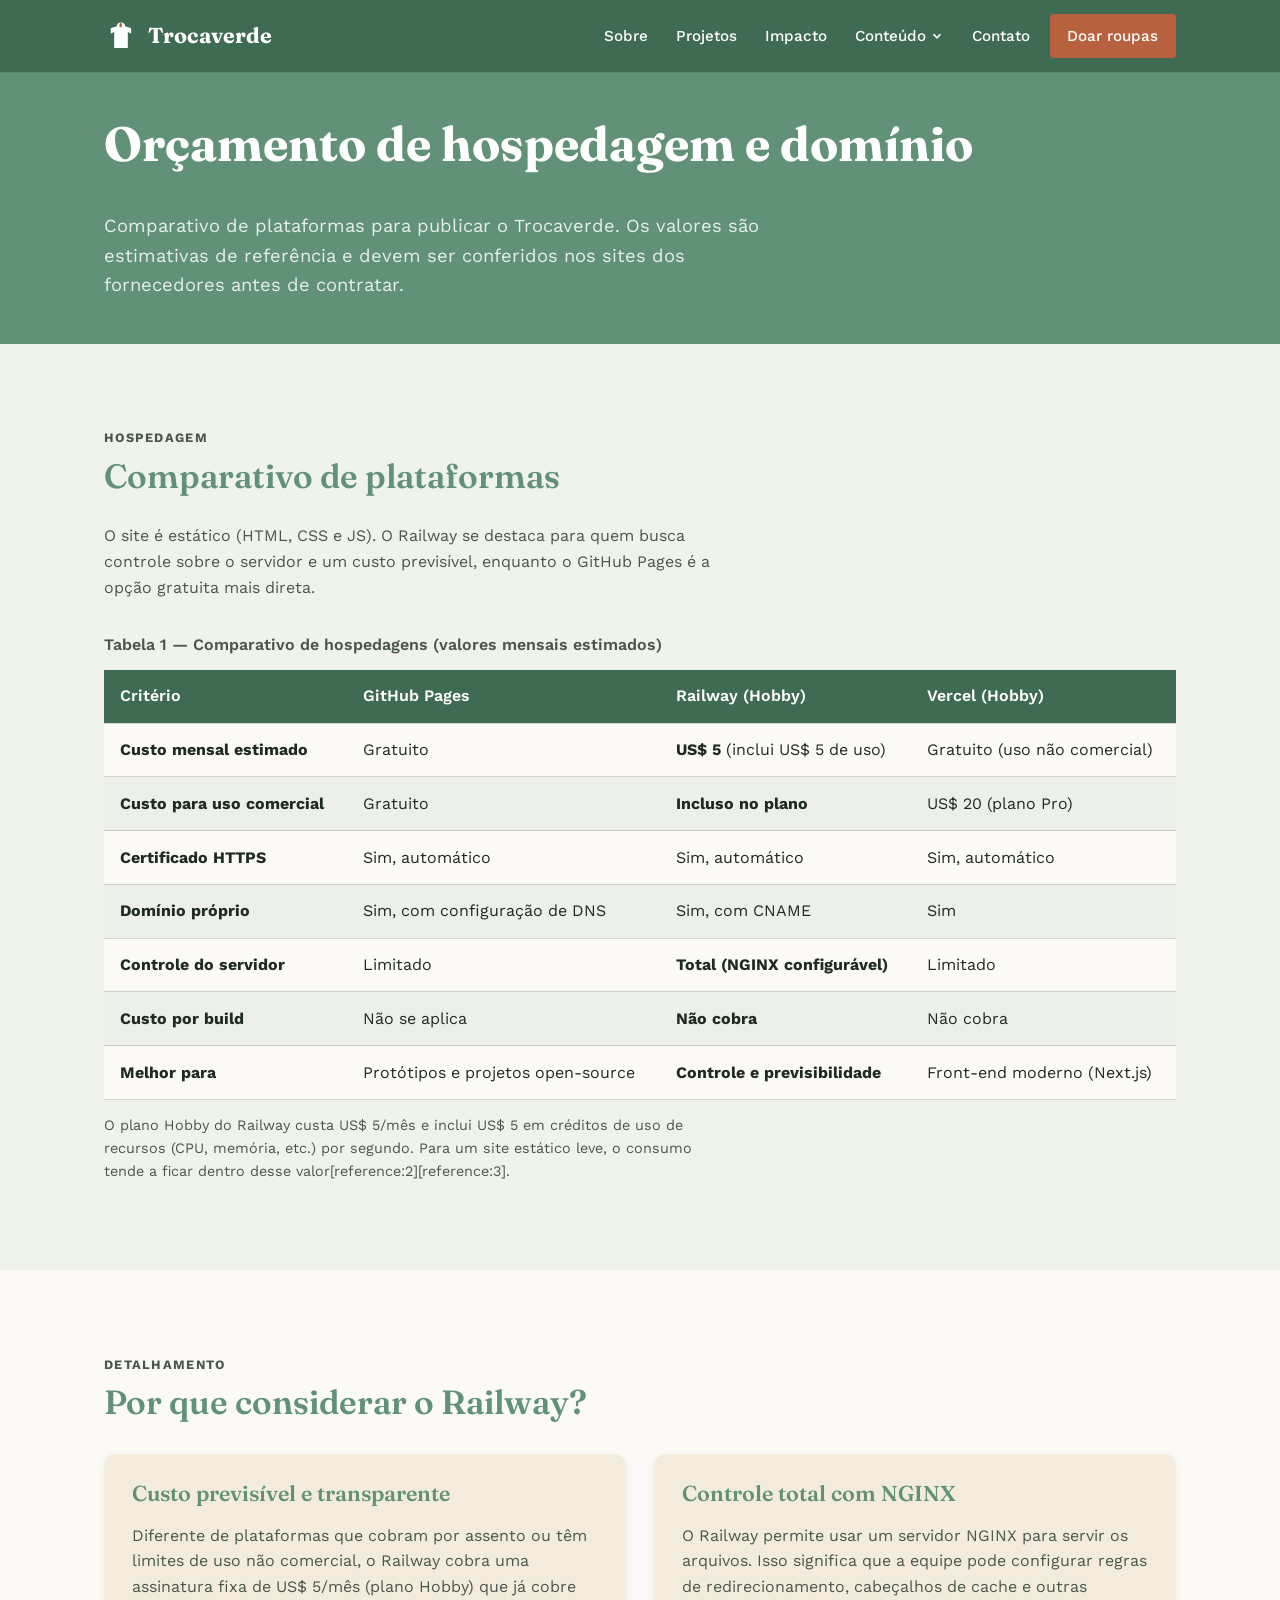
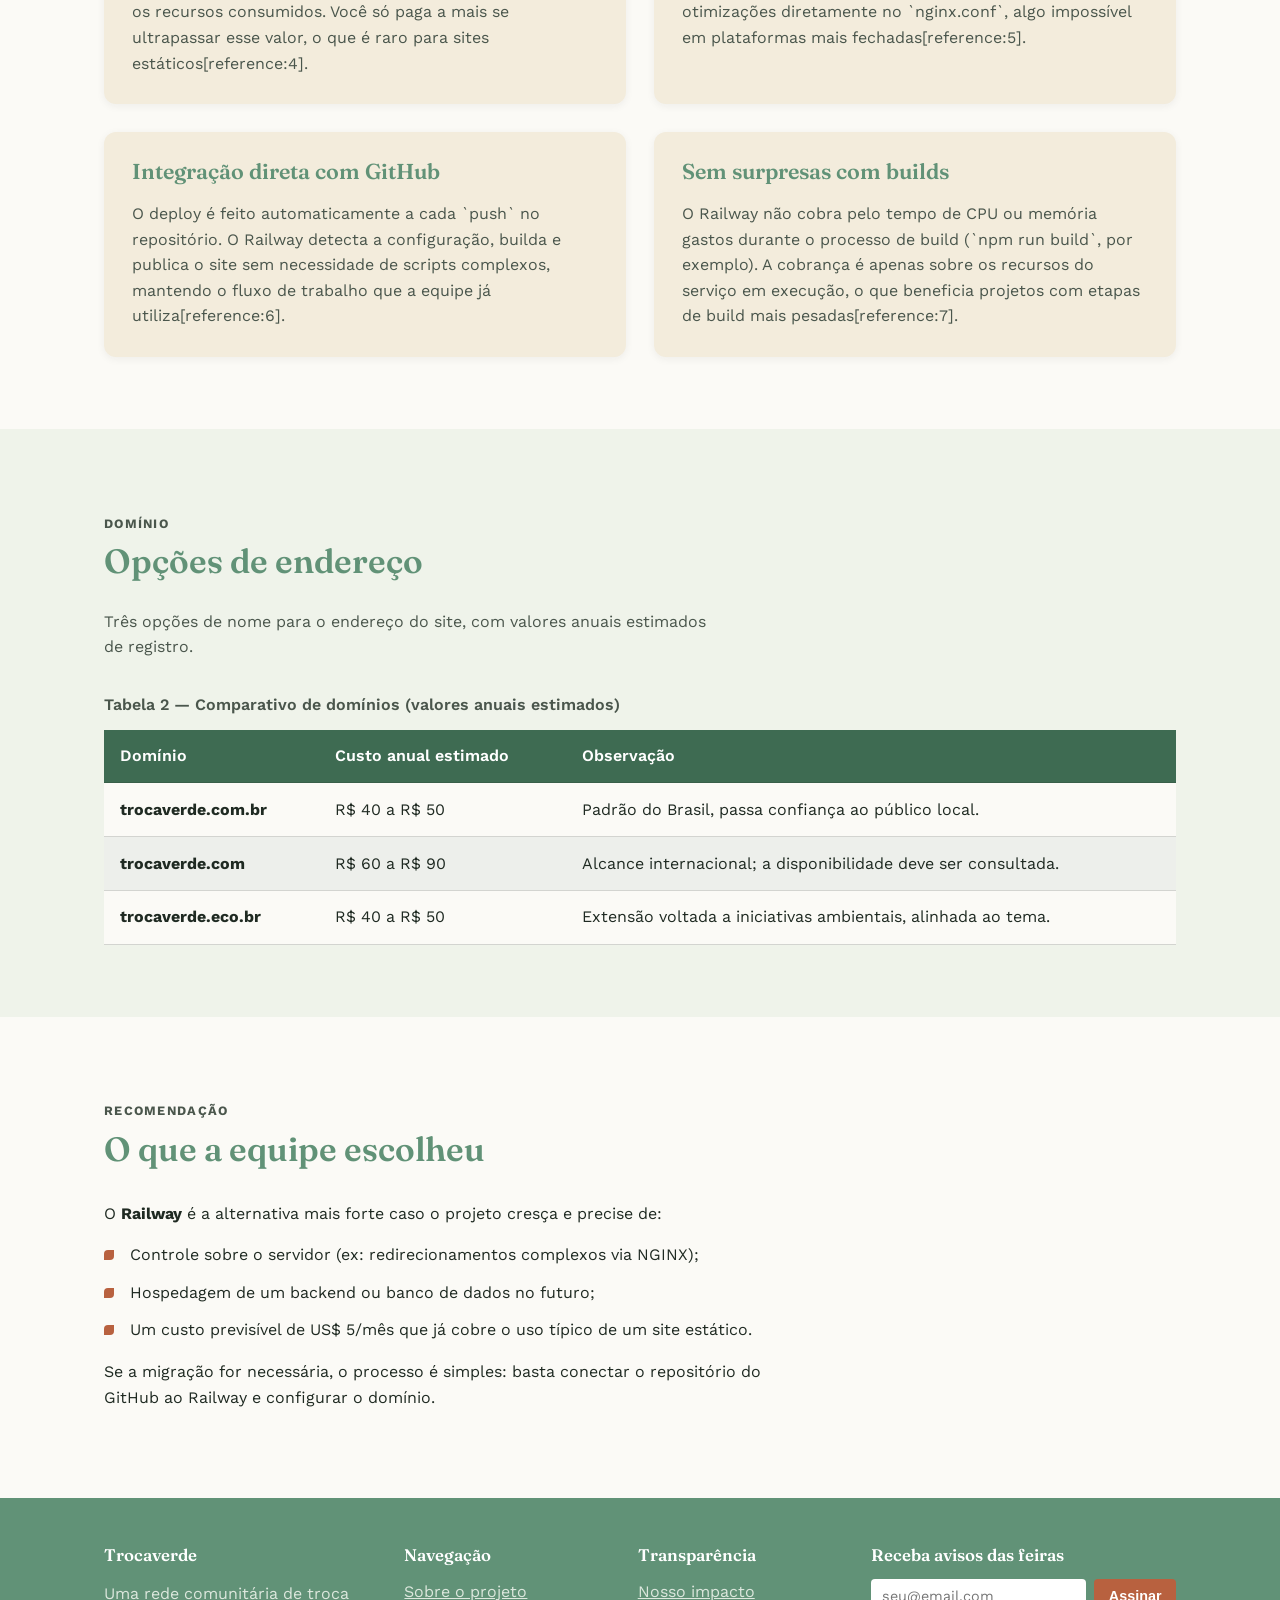
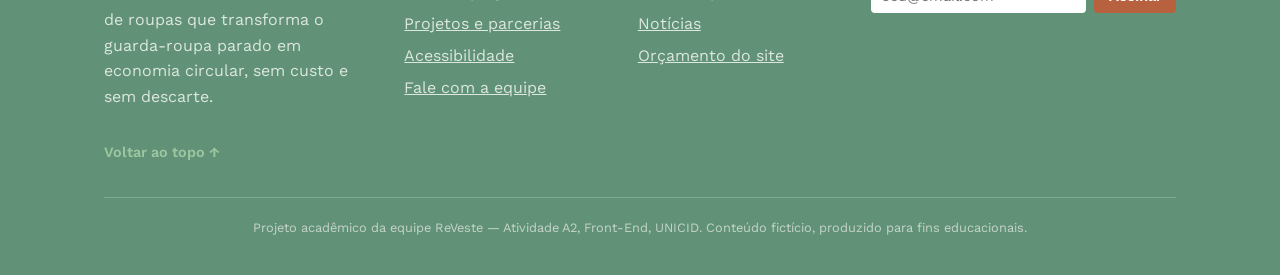
<file: orcamento_hospedagem.html>
<!DOCTYPE html>
<html lang="pt-BR">
<head>
  <meta charset="UTF-8">
  <meta name="viewport" content="width=device-width, initial-scale=1.0">
  <title>Orçamento de hospedagem e domínio | Trocaverde</title>
  <meta name="description" content="Relatório comparativo de hospedagens, incluindo Railway, para publicar o site do Trocaverde.">
  <link rel="preconnect" href="https://fonts.googleapis.com">
  <link rel="preconnect" href="https://fonts.gstatic.com" crossorigin>
  <link href="https://fonts.googleapis.com/css2?family=Fraunces:opsz,wght@9..144,500;9..144,700&family=Work+Sans:wght@400;500;600;700&display=swap" rel="stylesheet">
  <link rel="stylesheet" href="css/style.css">
</head>
<body>
  <a class="skip-link" href="#conteudo-principal">Pular para o conteúdo principal</a>

  <header class="site-header">
    <div class="container">
      <a class="brand" href="index.html" aria-label="Trocaverde — página inicial">
        <svg viewBox="0 0 40 40" aria-hidden="true" focusable="false">
          <path d="M20 4c-2.8 0-5 2-5 4.4L8 11v6l4-1.6V34h16V15.4L32 17v-6l-7-2.6C25 6 22.8 4 20 4z" fill="#ffffff"/>
          <path d="M20 4c2 2 2 5-1 6-1.6-2-1-4.6 1-6z" fill="#B8613F"/>
        </svg>
        Trocaverde
      </a>
      <input type="checkbox" id="nav-toggle" class="visually-hidden" aria-label="Abrir ou fechar o menu de navegação">
      <label for="nav-toggle" class="nav-toggle-label">
        <svg viewBox="0 0 24 24" focusable="false"><path d="M3 6h18M3 12h18M3 18h18" stroke="currentColor" stroke-width="2" stroke-linecap="round"/></svg>
      </label>
      <nav class="main-nav" aria-label="Navegação principal">
        <ul>
          <li><a href="sobre.html">Sobre</a></li>
          <li><a href="projetos.html">Projetos</a></li>
          <li><a href="impacto.html">Impacto</a></li>
          <li class="has-dropdown">
            <button type="button" class="dropdown-toggle" aria-expanded="false">Conteúdo
              <svg class="chevron" viewBox="0 0 16 16" aria-hidden="true" focusable="false"><path d="M4 6l4 4 4-4" fill="none" stroke="currentColor" stroke-width="2"/></svg>
            </button>
            <ul class="dropdown">
              <li><a href="galeria.html">Galeria</a></li>
              <li><a href="midia.html">Mídia</a></li>
              <li><a href="noticias.html">Notícias</a></li>
              <li><a href="acessibilidade.html">Acessibilidade</a></li>
            </ul>
          </li>
          <li><a href="contato.html">Contato</a></li>
        </ul>
        <a class="btn btn-cta" href="contato.html#formulario">Doar roupas</a>
      </nav>
    </div>
  </header>

  <main id="conteudo-principal">
    <section class="page-hero">
      <div class="container">
        <h1>Orçamento de hospedagem e domínio</h1>
        <p>Comparativo de plataformas para publicar o Trocaverde. Os valores são estimativas de referência e devem ser conferidos nos sites dos fornecedores antes de contratar.</p>
      </div>
    </section>

    <section class="section">
      <div class="container">
        <div class="section-head reveal">
          <p class="eyebrow">Hospedagem</p>
          <h2>Comparativo de plataformas</h2>
          <p>O site é estático (HTML, CSS e JS). O Railway se destaca para quem busca controle sobre o servidor e um custo previsível, enquanto o GitHub Pages é a opção gratuita mais direta.</p>
        </div>
        <div class="table-wrap">
          <table>
            <caption>Tabela 1 — Comparativo de hospedagens (valores mensais estimados)</caption>
            <thead>
              <tr>
                <th scope="col">Critério</th>
                <th scope="col">GitHub Pages</th>
                <th scope="col">Railway (Hobby)</th>
                <th scope="col">Vercel (Hobby)</th>
              </tr>
            </thead>
            <tbody>
              <tr><th scope="row">Custo mensal estimado</th><td>Gratuito</td><td><strong>US$ 5</strong> (inclui US$ 5 de uso)</td><td>Gratuito (uso não comercial)</td></tr>
              <tr><th scope="row">Custo para uso comercial</th><td>Gratuito</td><td><strong>Incluso no plano</strong></td><td>US$ 20 (plano Pro)</td></tr>
              <tr><th scope="row">Certificado HTTPS</th><td>Sim, automático</td><td>Sim, automático</td><td>Sim, automático</td></tr>
              <tr><th scope="row">Domínio próprio</th><td>Sim, com configuração de DNS</td><td>Sim, com CNAME</td><td>Sim</td></tr>
              <tr><th scope="row">Controle do servidor</th><td>Limitado</td><td><strong>Total (NGINX configurável)</strong></td><td>Limitado</td></tr>
              <tr><th scope="row">Custo por build</th><td>Não se aplica</td><td><strong>Não cobra</strong></td><td>Não cobra</td></tr>
              <tr><th scope="row">Melhor para</th><td>Protótipos e projetos open-source</td><td><strong>Controle e previsibilidade</strong></td><td>Front-end moderno (Next.js)</td></tr>
            </tbody>
          </table>
        </div>
        <p class="hint">O plano Hobby do Railway custa US$ 5/mês e inclui US$ 5 em créditos de uso de recursos (CPU, memória, etc.) por segundo. Para um site estático leve, o consumo tende a ficar dentro desse valor[reference:2][reference:3].</p>
      </div>
    </section>

    <section class="section section--alt">
      <div class="container">
        <div class="section-head reveal">
          <p class="eyebrow">Detalhamento</p>
          <h2>Por que considerar o Railway?</h2>
        </div>
        <div class="grid grid--2">
          <article class="card reveal">
            <h3>Custo previsível e transparente</h3>
            <p>Diferente de plataformas que cobram por assento ou têm limites de uso não comercial, o Railway cobra uma assinatura fixa de US$ 5/mês (plano Hobby) que já cobre os recursos consumidos. Você só paga a mais se ultrapassar esse valor, o que é raro para sites estáticos[reference:4].</p>
          </article>
          <article class="card reveal">
            <h3>Controle total com NGINX</h3>
            <p>O Railway permite usar um servidor NGINX para servir os arquivos. Isso significa que a equipe pode configurar regras de redirecionamento, cabeçalhos de cache e outras otimizações diretamente no `nginx.conf`, algo impossível em plataformas mais fechadas[reference:5].</p>
          </article>
          <article class="card reveal">
            <h3>Integração direta com GitHub</h3>
            <p>O deploy é feito automaticamente a cada `push` no repositório. O Railway detecta a configuração, builda e publica o site sem necessidade de scripts complexos, mantendo o fluxo de trabalho que a equipe já utiliza[reference:6].</p>
          </article>
          <article class="card reveal">
            <h3>Sem surpresas com builds</h3>
            <p>O Railway não cobra pelo tempo de CPU ou memória gastos durante o processo de build (`npm run build`, por exemplo). A cobrança é apenas sobre os recursos do serviço em execução, o que beneficia projetos com etapas de build mais pesadas[reference:7].</p>
          </article>
        </div>
      </div>
    </section>

    <section class="section">
      <div class="container">
        <div class="section-head reveal">
          <p class="eyebrow">Domínio</p>
          <h2>Opções de endereço</h2>
          <p>Três opções de nome para o endereço do site, com valores anuais estimados de registro.</p>
        </div>
        <div class="table-wrap">
          <table>
            <caption>Tabela 2 — Comparativo de domínios (valores anuais estimados)</caption>
            <thead>
              <tr>
                <th scope="col">Domínio</th>
                <th scope="col">Custo anual estimado</th>
                <th scope="col">Observação</th>
              </tr>
            </thead>
            <tbody>
              <tr><th scope="row">trocaverde.com.br</th><td>R$ 40 a R$ 50</td><td>Padrão do Brasil, passa confiança ao público local.</td></tr>
              <tr><th scope="row">trocaverde.com</th><td>R$ 60 a R$ 90</td><td>Alcance internacional; a disponibilidade deve ser consultada.</td></tr>
              <tr><th scope="row">trocaverde.eco.br</th><td>R$ 40 a R$ 50</td><td>Extensão voltada a iniciativas ambientais, alinhada ao tema.</td></tr>
            </tbody>
          </table>
        </div>
      </div>
    </section>

    <section class="section section--alt">
      <div class="container">
        <div class="section-head reveal">
          <p class="eyebrow">Recomendação</p>
          <h2>O que a equipe escolheu</h2>
        </div>
        <p>O <strong>Railway</strong> é a alternativa mais forte caso o projeto cresça e precise de:</p>
          <ul class="leaf-list" style="margin-top: 0.5rem;">
            <li>Controle sobre o servidor (ex: redirecionamentos complexos via NGINX);</li>
            <li>Hospedagem de um backend ou banco de dados no futuro;</li>
            <li>Um custo previsível de US$ 5/mês que já cobre o uso típico de um site estático.</li>
          </ul>
        <p>Se a migração for necessária, o processo é simples: basta conectar o repositório do GitHub ao Railway e configurar o domínio.</p>
      </div>
    </section>
  </main>

  <footer class="site-footer">
    <div class="container">
      <div class="footer-grid">
        <div>
          <h2>Trocaverde</h2>
          <p>Uma rede comunitária de troca de roupas que transforma o guarda-roupa parado em economia circular, sem custo e sem descarte.</p>
          <a class="back-to-top" href="#conteudo-principal">Voltar ao topo ↑</a>
        </div>
        <div>
          <h2>Navegação</h2>
          <ul>
            <li><a href="sobre.html">Sobre o projeto</a></li>
            <li><a href="projetos.html">Projetos e parcerias</a></li>
            <li><a href="acessibilidade.html">Acessibilidade</a></li>
            <li><a href="contato.html">Fale com a equipe</a></li>
          </ul>
        </div>
        <div>
          <h2>Transparência</h2>
          <ul>
            <li><a href="impacto.html">Nosso impacto</a></li>
            <li><a href="noticias.html">Notícias</a></li>
            <li><a href="orcamento_hospedagem.html">Orçamento do site</a></li>
          </ul>
        </div>
        <div>
          <h2>Receba avisos das feiras</h2>
          <form class="newsletter-form" action="#" method="post">
            <label for="newsletter-email" class="visually-hidden">Seu e-mail</label>
            <input type="email" id="newsletter-email" name="newsletter-email" placeholder="seu@email.com" required autocomplete="email">
            <button type="submit">Assinar</button>
          </form>
        </div>
      </div>
      <p class="footer-bottom">Projeto acadêmico da equipe ReVeste — Atividade A2, Front-End, UNICID. Conteúdo fictício, produzido para fins educacionais.</p>
    </div>
  </footer>

  <script src="js/main.js" defer></script>
</body>
</html>
</file>
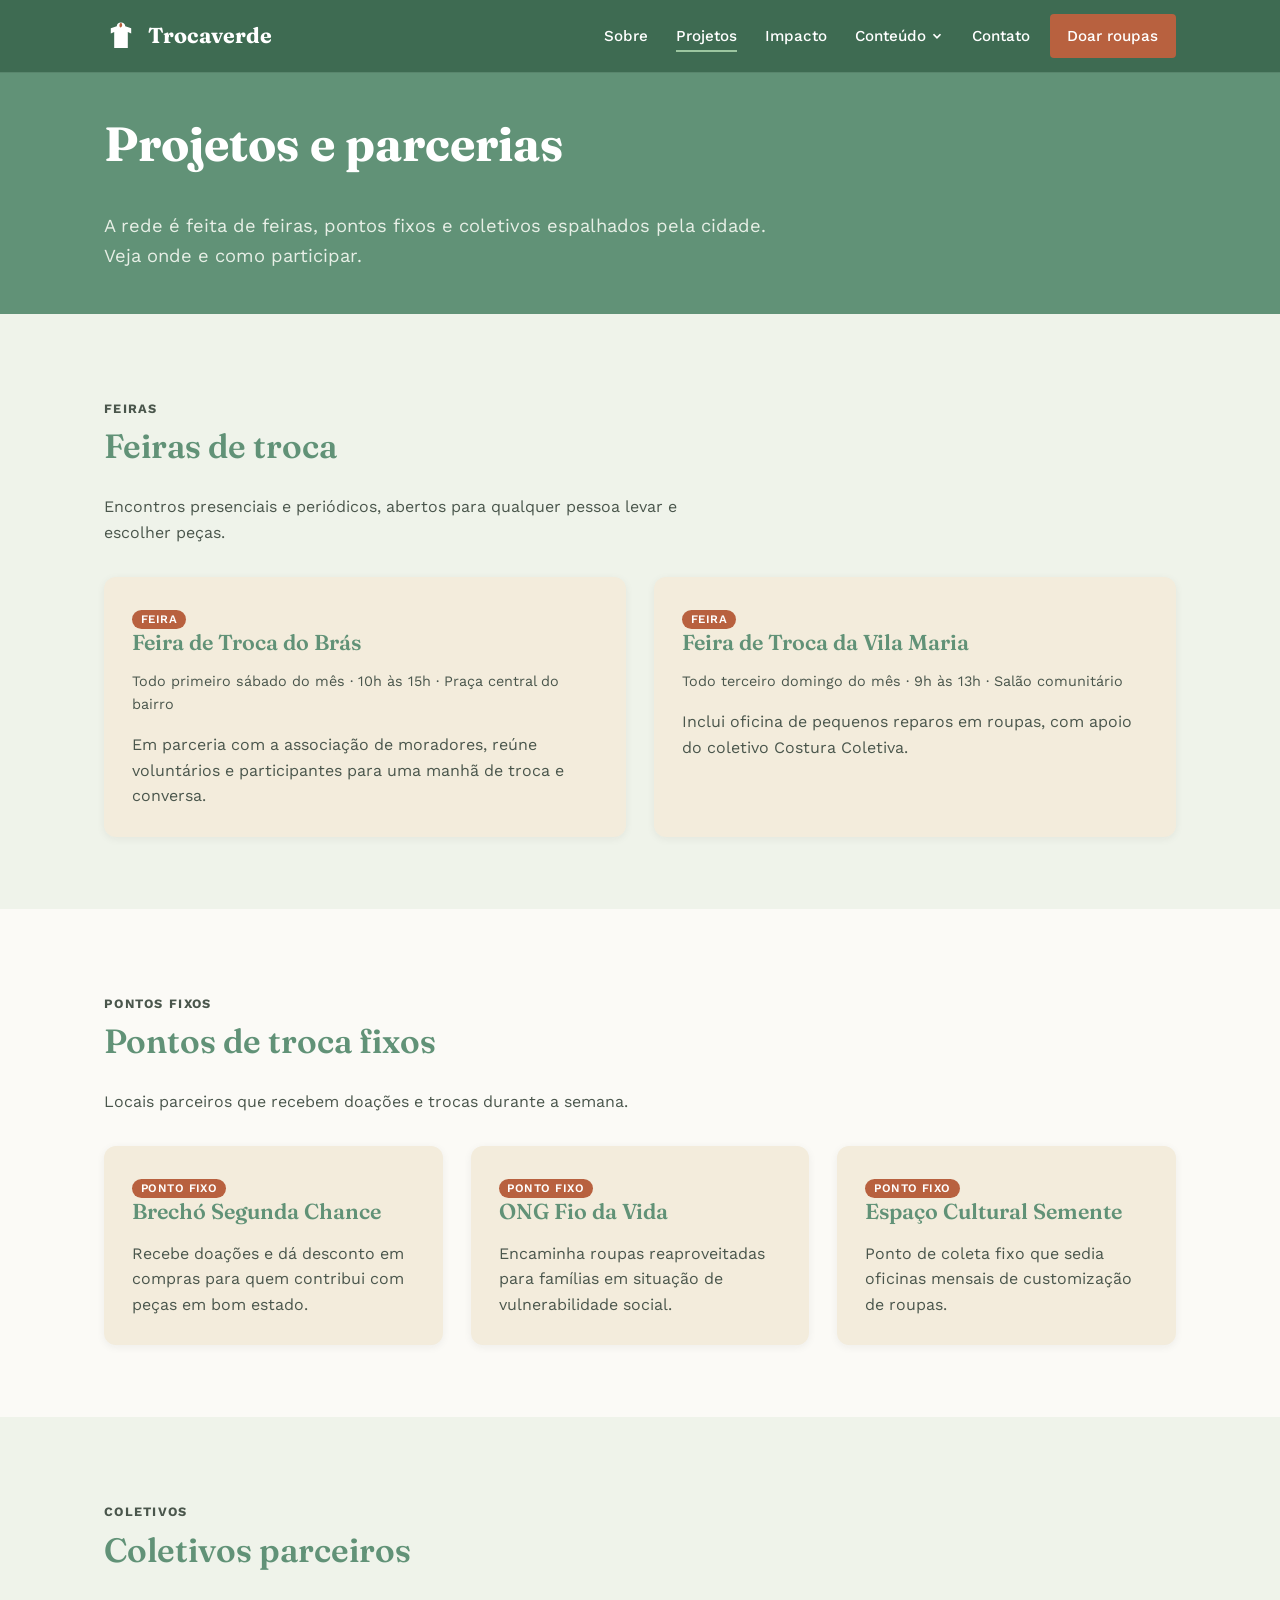
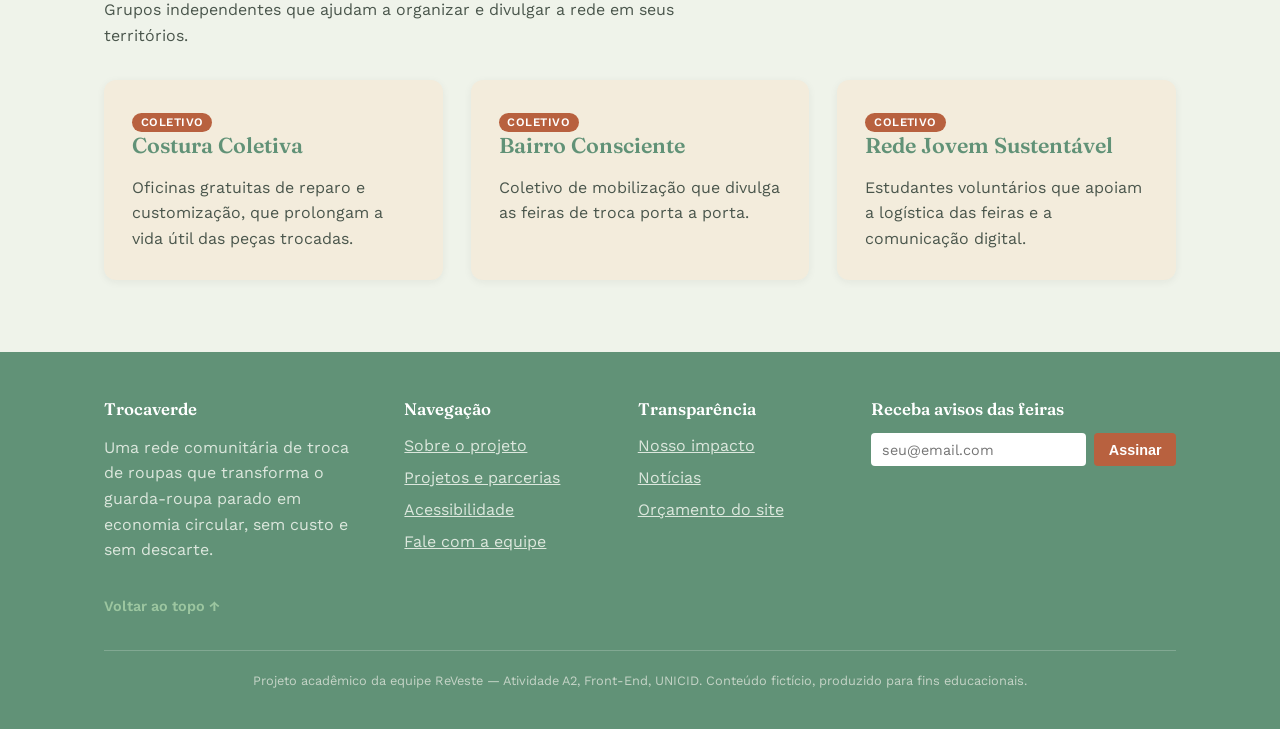
<file: projetos.html>
<!DOCTYPE html>
<html lang="pt-BR">
<head>
  <meta charset="UTF-8">
  <meta name="viewport" content="width=device-width, initial-scale=1.0">
  <title>Projetos | Trocaverde</title>
  <meta name="description" content="Conheça as feiras de troca, os pontos parceiros e os coletivos que fazem parte da rede Trocaverde.">
  <link rel="preconnect" href="https://fonts.googleapis.com">
  <link rel="preconnect" href="https://fonts.gstatic.com" crossorigin>
  <link href="https://fonts.googleapis.com/css2?family=Fraunces:opsz,wght@9..144,500;9..144,700&family=Work+Sans:wght@400;500;600;700&display=swap" rel="stylesheet">
  <link rel="stylesheet" href="css/style.css">
  <link rel="icon" type="image/svg+xml" href="favicon.svg">
</head>
<body>
  <a class="skip-link" href="#conteudo-principal">Pular para o conteúdo principal</a>

  <header class="site-header">
    <div class="container">
      <a class="brand" href="index.html" aria-label="Trocaverde — página inicial">
        <svg viewBox="0 0 40 40" aria-hidden="true" focusable="false">
          <path d="M20 4c-2.8 0-5 2-5 4.4L8 11v6l4-1.6V34h16V15.4L32 17v-6l-7-2.6C25 6 22.8 4 20 4z" fill="#ffffff"/>
          <path d="M20 4c2 2 2 5-1 6-1.6-2-1-4.6 1-6z" fill="#B8613F"/>
        </svg>
        Trocaverde
      </a>
      <input type="checkbox" id="nav-toggle" class="visually-hidden" aria-label="Abrir ou fechar o menu de navegação">
      <label for="nav-toggle" class="nav-toggle-label">
        <svg viewBox="0 0 24 24" focusable="false"><path d="M3 6h18M3 12h18M3 18h18" stroke="currentColor" stroke-width="2" stroke-linecap="round"/></svg>
      </label>
      <nav class="main-nav" aria-label="Navegação principal">
        <ul>
          <li><a href="sobre.html">Sobre</a></li>
          <li><a href="projetos.html" aria-current="page">Projetos</a></li>
          <li><a href="impacto.html">Impacto</a></li>
          <li class="has-dropdown">
            <button type="button" class="dropdown-toggle" aria-expanded="false">Conteúdo
              <svg class="chevron" viewBox="0 0 16 16" aria-hidden="true" focusable="false"><path d="M4 6l4 4 4-4" fill="none" stroke="currentColor" stroke-width="2"/></svg>
            </button>
            <ul class="dropdown">
              <li><a href="galeria.html">Galeria</a></li>
              <li><a href="midia.html">Mídia</a></li>
              <li><a href="noticias.html">Notícias</a></li>
              <li><a href="acessibilidade.html">Acessibilidade</a></li>
            </ul>
          </li>
          <li><a href="contato.html">Contato</a></li>
        </ul>
        <a class="btn btn-cta" href="contato.html#formulario">Doar roupas</a>
      </nav>
    </div>
  </header>

  <main id="conteudo-principal">
    <section class="page-hero">
      <div class="container">
        <h1>Projetos e parcerias</h1>
        <p>A rede é feita de feiras, pontos fixos e coletivos espalhados pela cidade. Veja onde e como participar.</p>
      </div>
    </section>

    <section class="section">
      <div class="container">
        <div class="section-head reveal">
          <p class="eyebrow">Feiras</p>
          <h2>Feiras de troca</h2>
          <p>Encontros presenciais e periódicos, abertos para qualquer pessoa levar e escolher peças.</p>
        </div>
        <div class="grid grid--2">
          <article class="card reveal">
            <span class="news-tag">Feira</span>
            <h3>Feira de Troca do Brás</h3>
            <p class="hint">Todo primeiro sábado do mês · 10h às 15h · Praça central do bairro</p>
            <p>Em parceria com a associação de moradores, reúne voluntários e participantes para uma manhã de troca e conversa.</p>
          </article>
          <article class="card reveal">
            <span class="news-tag">Feira</span>
            <h3>Feira de Troca da Vila Maria</h3>
            <p class="hint">Todo terceiro domingo do mês · 9h às 13h · Salão comunitário</p>
            <p>Inclui oficina de pequenos reparos em roupas, com apoio do coletivo Costura Coletiva.</p>
          </article>
        </div>
      </div>
    </section>

    <section class="section section--alt">
      <div class="container">
        <div class="section-head reveal">
          <p class="eyebrow">Pontos fixos</p>
          <h2>Pontos de troca fixos</h2>
          <p>Locais parceiros que recebem doações e trocas durante a semana.</p>
        </div>
        <div class="grid grid--3">
          <article class="card reveal">
            <span class="news-tag">Ponto fixo</span>
            <h3>Brechó Segunda Chance</h3>
            <p>Recebe doações e dá desconto em compras para quem contribui com peças em bom estado.</p>
          </article>
          <article class="card reveal">
            <span class="news-tag">Ponto fixo</span>
            <h3>ONG Fio da Vida</h3>
            <p>Encaminha roupas reaproveitadas para famílias em situação de vulnerabilidade social.</p>
          </article>
          <article class="card reveal">
            <span class="news-tag">Ponto fixo</span>
            <h3>Espaço Cultural Semente</h3>
            <p>Ponto de coleta fixo que sedia oficinas mensais de customização de roupas.</p>
          </article>
        </div>
      </div>
    </section>

    <section class="section">
      <div class="container">
        <div class="section-head reveal">
          <p class="eyebrow">Coletivos</p>
          <h2>Coletivos parceiros</h2>
          <p>Grupos independentes que ajudam a organizar e divulgar a rede em seus territórios.</p>
        </div>
        <div class="grid grid--3">
          <article class="card reveal">
            <span class="news-tag">Coletivo</span>
            <h3>Costura Coletiva</h3>
            <p>Oficinas gratuitas de reparo e customização, que prolongam a vida útil das peças trocadas.</p>
          </article>
          <article class="card reveal">
            <span class="news-tag">Coletivo</span>
            <h3>Bairro Consciente</h3>
            <p>Coletivo de mobilização que divulga as feiras de troca porta a porta.</p>
          </article>
          <article class="card reveal">
            <span class="news-tag">Coletivo</span>
            <h3>Rede Jovem Sustentável</h3>
            <p>Estudantes voluntários que apoiam a logística das feiras e a comunicação digital.</p>
          </article>
        </div>
      </div>
    </section>
  </main>

  <footer class="site-footer">
    <div class="container">
      <div class="footer-grid">
        <div>
          <h2>Trocaverde</h2>
          <p>Uma rede comunitária de troca de roupas que transforma o guarda-roupa parado em economia circular, sem custo e sem descarte.</p>
          <a class="back-to-top" href="#conteudo-principal">Voltar ao topo ↑</a>
        </div>
        <div>
          <h2>Navegação</h2>
          <ul>
            <li><a href="sobre.html">Sobre o projeto</a></li>
            <li><a href="projetos.html">Projetos e parcerias</a></li>
            <li><a href="acessibilidade.html">Acessibilidade</a></li>
            <li><a href="contato.html">Fale com a equipe</a></li>
          </ul>
        </div>
        <div>
          <h2>Transparência</h2>
          <ul>
            <li><a href="impacto.html">Nosso impacto</a></li>
            <li><a href="noticias.html">Notícias</a></li>
            <li><a href="orcamento_hospedagem.html">Orçamento do site</a></li>
          </ul>
        </div>
        <div>
          <h2>Receba avisos das feiras</h2>
          <form class="newsletter-form" action="#" method="post">
            <label for="newsletter-email" class="visually-hidden">Seu e-mail</label>
            <input type="email" id="newsletter-email" name="newsletter-email" placeholder="seu@email.com" required autocomplete="email">
            <button type="submit">Assinar</button>
          </form>
        </div>
      </div>
      <p class="footer-bottom">Projeto acadêmico da equipe ReVeste — Atividade A2, Front-End, UNICID. Conteúdo fictício, produzido para fins educacionais.</p>
    </div>
  </footer>

  <script src="js/main.js" defer></script>
</body>
</html>
</file>
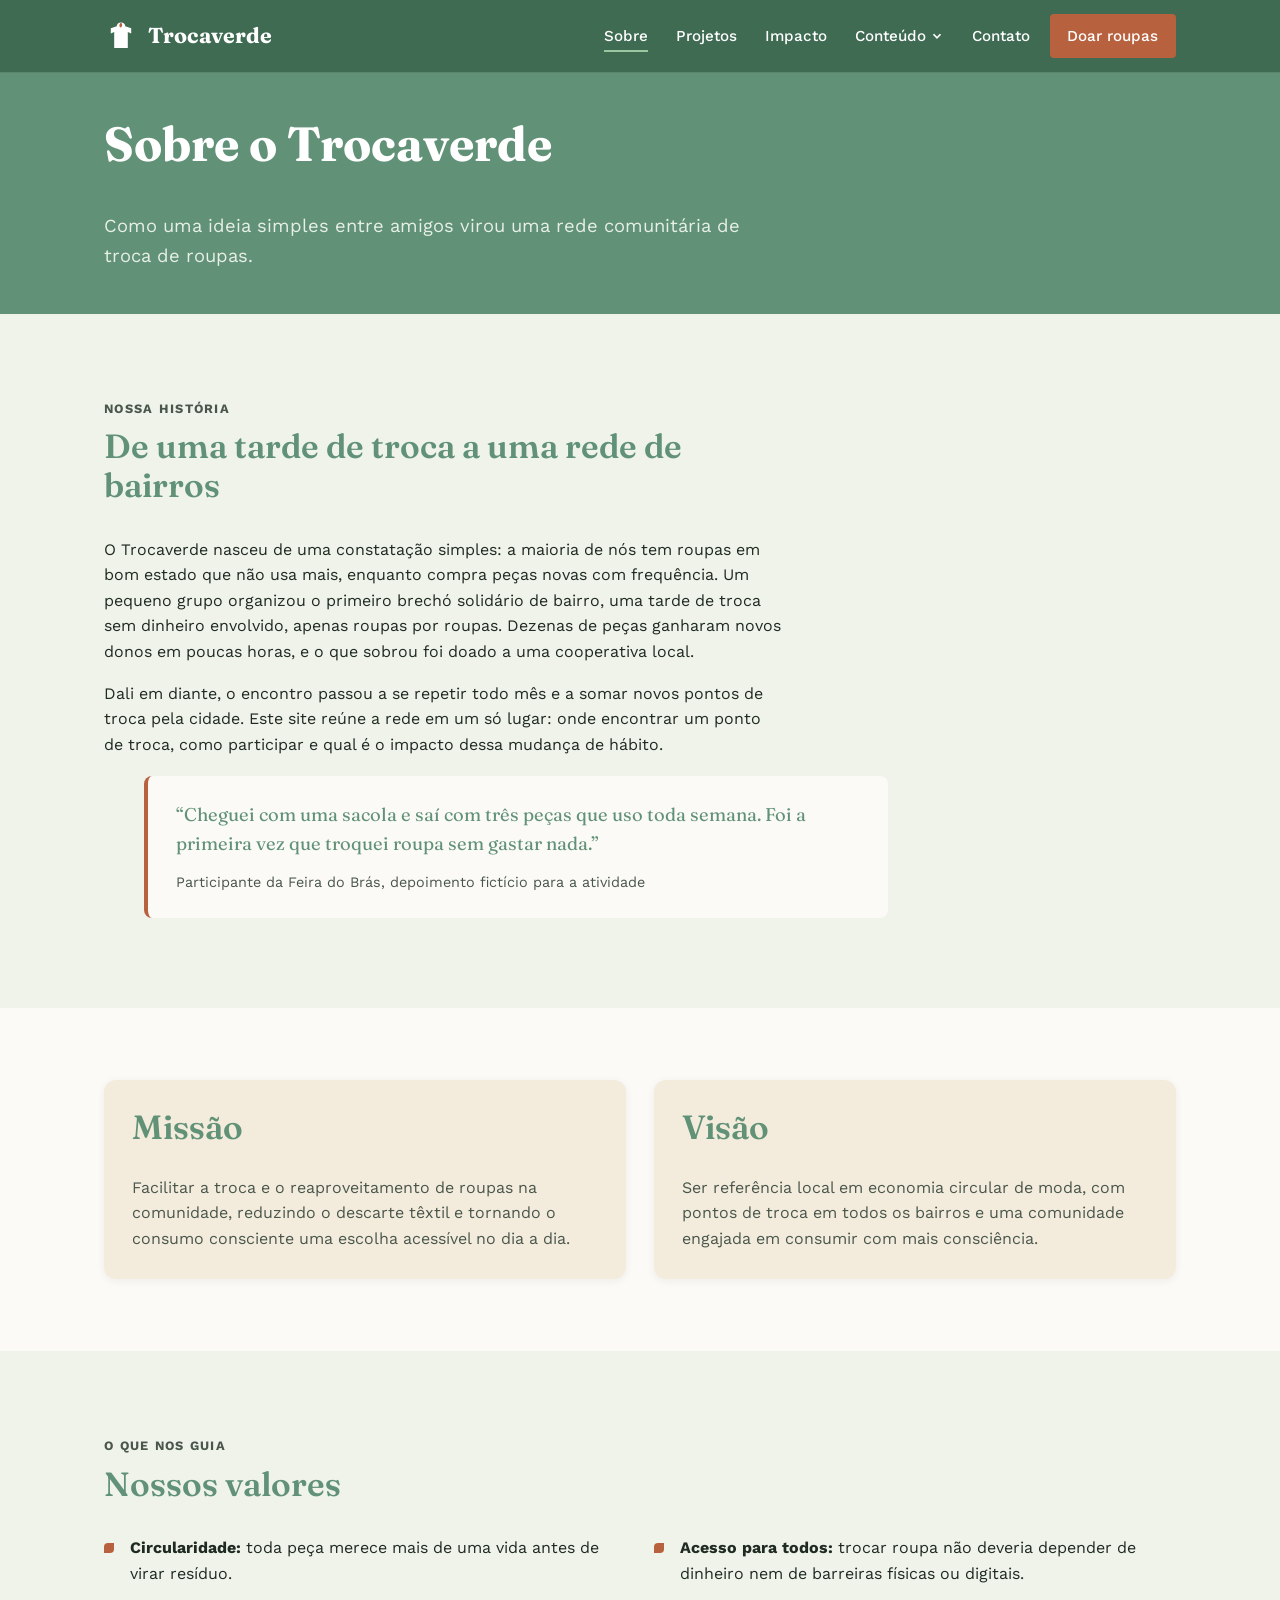
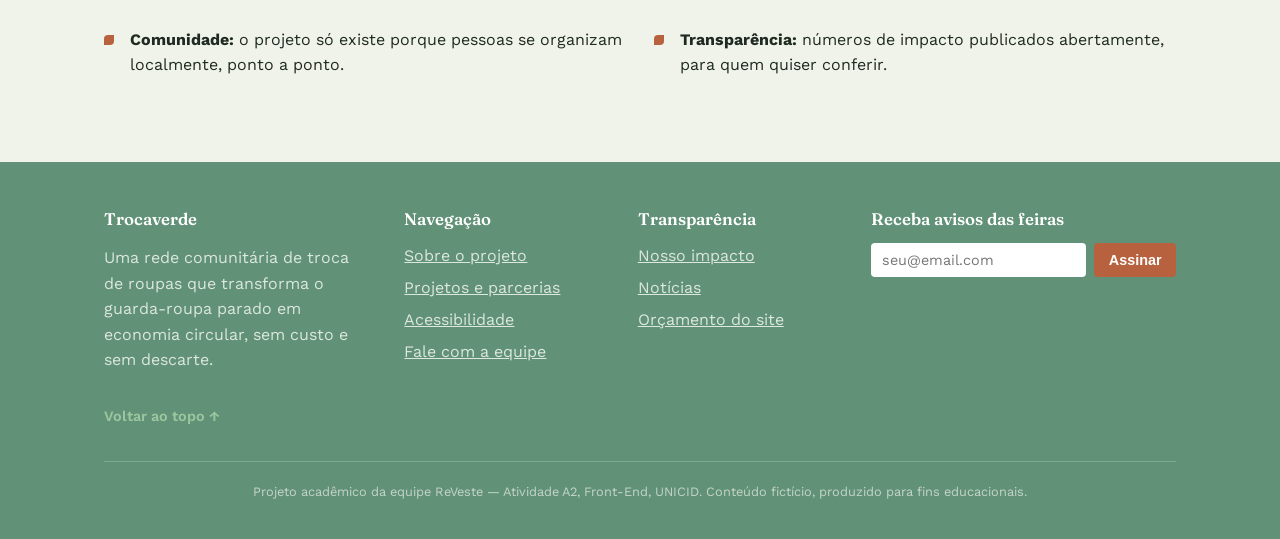
<file: sobre.html>
<!DOCTYPE html>
<html lang="pt-BR">
<head>
  <meta charset="UTF-8">
  <meta name="viewport" content="width=device-width, initial-scale=1.0">
  <title>Sobre | Trocaverde</title>
  <meta name="description" content="Conheça a história, a missão, a visão e os valores do Trocaverde, rede comunitária de troca de roupas.">
  <link rel="preconnect" href="https://fonts.googleapis.com">
  <link rel="preconnect" href="https://fonts.gstatic.com" crossorigin>
  <link href="https://fonts.googleapis.com/css2?family=Fraunces:opsz,wght@9..144,500;9..144,700&family=Work+Sans:wght@400;500;600;700&display=swap" rel="stylesheet">
  <link rel="stylesheet" href="css/style.css">
  <link rel="icon" type="image/svg+xml" href="favicon.svg">
</head>
<body>
  <a class="skip-link" href="#conteudo-principal">Pular para o conteúdo principal</a>

  <header class="site-header">
    <div class="container">
      <a class="brand" href="index.html" aria-label="Trocaverde — página inicial">
        <svg viewBox="0 0 40 40" aria-hidden="true" focusable="false">
          <path d="M20 4c-2.8 0-5 2-5 4.4L8 11v6l4-1.6V34h16V15.4L32 17v-6l-7-2.6C25 6 22.8 4 20 4z" fill="#ffffff"/>
          <path d="M20 4c2 2 2 5-1 6-1.6-2-1-4.6 1-6z" fill="#B8613F"/>
        </svg>
        Trocaverde
      </a>
      <input type="checkbox" id="nav-toggle" class="visually-hidden" aria-label="Abrir ou fechar o menu de navegação">
      <label for="nav-toggle" class="nav-toggle-label">
        <svg viewBox="0 0 24 24" focusable="false"><path d="M3 6h18M3 12h18M3 18h18" stroke="currentColor" stroke-width="2" stroke-linecap="round"/></svg>
      </label>
      <nav class="main-nav" aria-label="Navegação principal">
        <ul>
          <li><a href="sobre.html" aria-current="page">Sobre</a></li>
          <li><a href="projetos.html">Projetos</a></li>
          <li><a href="impacto.html">Impacto</a></li>
          <li class="has-dropdown">
            <button type="button" class="dropdown-toggle" aria-expanded="false">Conteúdo
              <svg class="chevron" viewBox="0 0 16 16" aria-hidden="true" focusable="false"><path d="M4 6l4 4 4-4" fill="none" stroke="currentColor" stroke-width="2"/></svg>
            </button>
            <ul class="dropdown">
              <li><a href="galeria.html">Galeria</a></li>
              <li><a href="midia.html">Mídia</a></li>
              <li><a href="noticias.html">Notícias</a></li>
              <li><a href="acessibilidade.html">Acessibilidade</a></li>
            </ul>
          </li>
          <li><a href="contato.html">Contato</a></li>
        </ul>
        <a class="btn btn-cta" href="contato.html#formulario">Doar roupas</a>
      </nav>
    </div>
  </header>

  <main id="conteudo-principal">
    <section class="page-hero">
      <div class="container">
        <h1>Sobre o Trocaverde</h1>
        <p>Como uma ideia simples entre amigos virou uma rede comunitária de troca de roupas.</p>
      </div>
    </section>

    <section class="section">
      <div class="container">
        <div class="section-head reveal">
          <p class="eyebrow">Nossa história</p>
          <h2>De uma tarde de troca a uma rede de bairros</h2>
        </div>
        <p>O Trocaverde nasceu de uma constatação simples: a maioria de nós tem roupas em bom estado que não usa mais, enquanto compra peças novas com frequência. Um pequeno grupo organizou o primeiro brechó solidário de bairro, uma tarde de troca sem dinheiro envolvido, apenas roupas por roupas. Dezenas de peças ganharam novos donos em poucas horas, e o que sobrou foi doado a uma cooperativa local.</p>
        <p>Dali em diante, o encontro passou a se repetir todo mês e a somar novos pontos de troca pela cidade. Este site reúne a rede em um só lugar: onde encontrar um ponto de troca, como participar e qual é o impacto dessa mudança de hábito.</p>
        <blockquote class="pull-quote reveal">
          “Cheguei com uma sacola e saí com três peças que uso toda semana. Foi a primeira vez que troquei roupa sem gastar nada.”
          <cite>Participante da Feira do Brás, depoimento fictício para a atividade</cite>
        </blockquote>
      </div>
    </section>

    <div class="section section--alt">
      <div class="container">
        <div class="grid grid--2">
          <article class="card reveal">
            <h2>Missão</h2>
            <p>Facilitar a troca e o reaproveitamento de roupas na comunidade, reduzindo o descarte têxtil e tornando o consumo consciente uma escolha acessível no dia a dia.</p>
          </article>
          <article class="card reveal">
            <h2>Visão</h2>
            <p>Ser referência local em economia circular de moda, com pontos de troca em todos os bairros e uma comunidade engajada em consumir com mais consciência.</p>
          </article>
        </div>
      </div>
    </div>

    <section class="section">
      <div class="container">
        <div class="section-head reveal">
          <p class="eyebrow">O que nos guia</p>
          <h2>Nossos valores</h2>
        </div>
        <ul class="leaf-list grid grid--2">
          <li><strong>Circularidade:</strong> toda peça merece mais de uma vida antes de virar resíduo.</li>
          <li><strong>Acesso para todos:</strong> trocar roupa não deveria depender de dinheiro nem de barreiras físicas ou digitais.</li>
          <li><strong>Comunidade:</strong> o projeto só existe porque pessoas se organizam localmente, ponto a ponto.</li>
          <li><strong>Transparência:</strong> números de impacto publicados abertamente, para quem quiser conferir.</li>
        </ul>
      </div>
    </section>
  </main>

  <footer class="site-footer">
    <div class="container">
      <div class="footer-grid">
        <div>
          <h2>Trocaverde</h2>
          <p>Uma rede comunitária de troca de roupas que transforma o guarda-roupa parado em economia circular, sem custo e sem descarte.</p>
          <a class="back-to-top" href="#conteudo-principal">Voltar ao topo ↑</a>
        </div>
        <div>
          <h2>Navegação</h2>
          <ul>
            <li><a href="sobre.html">Sobre o projeto</a></li>
            <li><a href="projetos.html">Projetos e parcerias</a></li>
            <li><a href="acessibilidade.html">Acessibilidade</a></li>
            <li><a href="contato.html">Fale com a equipe</a></li>
          </ul>
        </div>
        <div>
          <h2>Transparência</h2>
          <ul>
            <li><a href="impacto.html">Nosso impacto</a></li>
            <li><a href="noticias.html">Notícias</a></li>
            <li><a href="orcamento_hospedagem.html">Orçamento do site</a></li>
          </ul>
        </div>
        <div>
          <h2>Receba avisos das feiras</h2>
          <form class="newsletter-form" action="#" method="post">
            <label for="newsletter-email" class="visually-hidden">Seu e-mail</label>
            <input type="email" id="newsletter-email" name="newsletter-email" placeholder="seu@email.com" required autocomplete="email">
            <button type="submit">Assinar</button>
          </form>
        </div>
      </div>
      <p class="footer-bottom">Projeto acadêmico da equipe ReVeste — Atividade A2, Front-End, UNICID. Conteúdo fictício, produzido para fins educacionais.</p>
    </div>
  </footer>

  <script src="js/main.js" defer></script>
</body>
</html>
</file>
<file: css/style.css>
/* ==========================================================================
   Trocaverde — folha de estilos (equipe ReVeste)
   ========================================================================== */

:root {
  --color-bg: #EFF3EA;
  --color-bg-alt: #FBFAF6;
  --color-ink: #1F2A22;
  --color-ink-soft: #4A564C;
  --color-primary: #3E6B52;
  --color-primary-dark: #619277;
  --color-secondary: #9CC6A0;
  --color-accent: #B8613F;
  --color-accent-dark: #9C5136;
  --color-card: #F3ECDC;
  --color-border: rgba(31, 42, 34, 0.18);
  --color-white: #ffffff;

  --font-display: 'Fraunces', Georgia, serif;
  --font-body: 'Work Sans', Arial, sans-serif;

  --text-xs: 0.8rem;
  --text-sm: 0.9rem;
  --text-base: 1rem;
  --text-lg: 1.15rem;
  --text-xl: 1.35rem;
  --text-2xl: 1.75rem;
  --text-3xl: 2.25rem;

  --space-1: 0.25rem;
  --space-2: 0.5rem;
  --space-3: 0.75rem;
  --space-4: 1rem;
  --space-5: 1.5rem;
  --space-6: 2rem;
  --space-7: 3rem;
  --space-8: 4rem;

  --max-width: 1120px;
  --radius-sm: 4px;
  --radius-md: 8px;
  --radius-lg: 12px;
}

*, *::before, *::after { box-sizing: border-box; }
html { scroll-behavior: smooth; }
body {
  margin: 0;
  font-family: var(--font-body);
  color: var(--color-ink);
  background: var(--color-bg);
  line-height: 1.6;
}
img, svg { max-width: 100%; }
a { color: var(--color-primary-dark); }
ul { list-style: none; margin: 0; padding: 0; }
h1, h2, h3 {
  font-family: var(--font-display);
  color: var(--color-primary-dark);
  line-height: 1.15;
  margin-top: 0;
}
h1 { font-size: clamp(2rem, 4vw, 3rem); font-weight: 700; }
h2 { font-size: clamp(1.5rem, 3vw, 2.1rem); font-weight: 600; }
h3 { font-size: var(--text-xl); font-weight: 600; }
p { max-width: 68ch; }
code { background: rgba(31,42,34,0.08); padding: 0.1rem 0.35rem; border-radius: var(--radius-sm); }

.container {
  width: 100%;
  max-width: var(--max-width);
  margin-inline: auto;
  padding-inline: 1.5rem;
}

/* ---------- Acessibilidade ---------- */
:focus-visible {
  outline: 3px solid var(--color-accent);
  outline-offset: 3px;
}
.skip-link {
  position: absolute;
  left: -999px;
  top: 0;
  background: var(--color-primary-dark);
  color: var(--color-white);
  padding: 0.75rem 1.25rem;
  z-index: 100;
}
.skip-link:focus { left: 0; }
.visually-hidden {
  position: absolute;
  width: 1px;
  height: 1px;
  margin: -1px;
  padding: 0;
  overflow: hidden;
  clip: rect(0, 0, 0, 0);
  white-space: nowrap;
  border: 0;
}
@media (prefers-reduced-motion: reduce) {
  html { scroll-behavior: auto; }
  *, *::before, *::after { animation-duration: 0.001ms !important; transition-duration: 0.001ms !important; }
  .reveal { opacity: 1 !important; transform: none !important; }
}

/* ---------- Cabeçalho e navegação ---------- */
.site-header {
  position: sticky;
  top: 0;
  z-index: 50;
  background: var(--color-primary);
  box-shadow: 0 1px 0 rgba(0,0,0,0.08);
  transition: box-shadow 0.25s ease;
}
.site-header.is-scrolled {
  box-shadow: 0 4px 18px rgba(0,0,0,0.18);
}
.site-header .container {
  display: flex;
  align-items: center;
  justify-content: space-between;
  padding-block: 0.9rem;
  gap: 1rem;
  transition: padding 0.25s ease;
}
.site-header.is-scrolled .container { padding-block: 0.55rem; }

.brand {
  display: flex;
  align-items: center;
  gap: 0.6rem;
  color: var(--color-white);
  text-decoration: none;
  font-family: var(--font-display);
  font-size: 1.35rem;
  font-weight: 700;
}
.brand svg { width: 34px; height: 34px; flex-shrink: 0; }
.brand:hover { opacity: 0.9; }

.nav-toggle-label {
  display: none;
  color: var(--color-white);
  cursor: pointer;
  padding: 0.4rem;
}
.nav-toggle-label svg { width: 28px; height: 28px; }
#nav-toggle:focus-visible ~ .nav-toggle-label {
  outline: 3px solid var(--color-white);
  outline-offset: 3px;
}

.main-nav {
  display: flex;
  align-items: center;
  gap: 0.5rem;
}
.main-nav ul {
  display: flex;
  flex-wrap: wrap;
  gap: 0.25rem;
  align-items: center;
}
.main-nav a,
.dropdown-toggle {
  display: inline-flex;
  align-items: center;
  gap: 0.25rem;
  color: var(--color-white);
  text-decoration: none;
  font-family: var(--font-body);
  font-size: 0.95rem;
  font-weight: 500;
  padding: 0.5rem 0.75rem;
  border-radius: var(--radius-sm);
  background: transparent;
  border: 0;
  cursor: pointer;
  position: relative;
}
.main-nav a::after,
.dropdown-toggle::after {
  content: "";
  position: absolute;
  left: 0.75rem;
  right: 0.75rem;
  bottom: 0.25rem;
  height: 2px;
  background: var(--color-secondary);
  transform: scaleX(0);
  transform-origin: left;
  transition: transform 0.2s ease;
}
.main-nav a:hover::after,
.dropdown-toggle:hover::after,
.main-nav a[aria-current="page"]::after,
.has-current > .dropdown-toggle::after {
  transform: scaleX(1);
}
.main-nav a:hover,
.dropdown-toggle:hover { background: rgba(0,0,0,0.12); }
.main-nav a:focus-visible,
.dropdown-toggle:focus-visible { outline-color: var(--color-white); }

.has-dropdown { position: relative; }
.chevron { width: 14px; height: 14px; }
.main-nav .dropdown {
  display: none;
  position: absolute;
  top: 100%;
  left: 0;
  min-width: 200px;
  background: var(--color-primary-dark);
  border-radius: var(--radius-md);
  padding: 0.5rem;
  box-shadow: 0 12px 32px rgba(0,0,0,0.22);
  z-index: 10;
}
.has-dropdown.is-open > .dropdown { display: block; }
.dropdown li { width: 100%; }
.dropdown a { display: block; width: 100%; padding: 0.5rem 0.75rem; }
.dropdown a::after { display: none; }
.has-dropdown.has-current > .dropdown-toggle::after {
  background: var(--color-accent);
  transform: scaleX(1);
}

.btn-cta {
  background: var(--color-accent) !important;
  color: var(--color-white) !important;
  font-weight: 600;
  padding: 0.6rem 1.1rem !important;
  border-radius: var(--radius-sm);
  white-space: nowrap;
}
.btn-cta::after { display: none !important; }
.btn-cta:hover { background: #a24d2f !important; }

@media (max-width: 900px) {
  .nav-toggle-label { display: inline-flex; }
  .site-header .container { flex-wrap: wrap; }
  .main-nav { display: none; width: 100%; order: 3; flex-direction: column; align-items: stretch; padding-bottom: 1rem; }
  #nav-toggle:checked ~ .main-nav { display: flex; }
  .main-nav ul { flex-direction: column; align-items: stretch; }
  .main-nav a, .dropdown-toggle { padding: 0.65rem 0.5rem; }
  .main-nav a::after, .dropdown-toggle::after { display: none; }
  .has-dropdown { width: 100%; }
  .dropdown { position: static; box-shadow: none; padding-left: 1rem; background: transparent; }
  .btn-cta { margin-top: 0.5rem; text-align: center; }
}

/* ---------- Hero e faixas de topo ---------- */
.hero {
  background: linear-gradient(160deg, var(--color-primary-dark) 0%, var(--color-primary) 70%);
  color: var(--color-white);
  padding-block: clamp(3rem, 8vw, 6rem);
  position: relative;
  overflow: hidden;
}
.hero-blobs {
  position: absolute;
  inset: 0;
  pointer-events: none;
  opacity: 0.18;
}
.hero-blobs svg { position: absolute; }
.hero-blobs .blob-1 { width: 380px; top: -80px; right: -60px; }
.hero-blobs .blob-2 { width: 260px; bottom: -40px; left: -40px; }
.hero h1 { color: var(--color-white); }
.hero .container {
  display: grid;
  grid-template-columns: 1.1fr 0.9fr;
  gap: 3rem;
  align-items: center;
  position: relative;
  z-index: 1;
}
.hero p.lede { font-size: var(--text-lg); color: #E7EFE6; max-width: 46ch; }
.hero-trust {
  margin-top: 1.25rem;
  font-size: var(--text-sm);
  color: #C9DCC9;
  letter-spacing: 0.02em;
}
.hero-figure { width: 100%; aspect-ratio: 1 / 1; }
@media (max-width: 780px) {
  .hero .container { grid-template-columns: 1fr; }
  .hero-figure { max-width: 280px; margin-inline: auto; }
}

.page-hero {
  background: var(--color-primary-dark);
  color: var(--color-white);
  padding-block: 2.75rem;
}
.page-hero h1 { color: var(--color-white); }
.page-hero p { color: #E7EFE6; font-size: var(--text-lg); max-width: 62ch; margin-bottom: 0; }

/* ---------- Estatísticas sobrepostas ---------- */
.stats-strip {
  margin-top: -3.5rem;
  position: relative;
  z-index: 2;
  padding-bottom: 1.5rem;
}
.stat-overlap {
  background: var(--color-bg-alt);
  border-radius: var(--radius-lg);
  padding: 1.75rem;
  box-shadow: 0 10px 30px rgba(31,42,34,0.15);
  text-align: center;
}
.stat-overlap .stat-number {
  font-family: var(--font-display);
  font-size: 2.5rem;
  font-weight: 700;
  color: var(--color-primary-dark);
  display: block;
  line-height: 1.1;
}
.stat-overlap p { color: var(--color-ink-soft); margin: 0.5rem 0 0; font-size: 0.95rem; max-width: none; }

/* ---------- Botões ---------- */
.btn {
  display: inline-block;
  font-family: var(--font-body);
  font-weight: 600;
  font-size: var(--text-base);
  text-decoration: none;
  padding: 0.75rem 1.4rem;
  border-radius: var(--radius-sm);
  border: 2px solid transparent;
  cursor: pointer;
  transition: background 0.2s ease, transform 0.2s ease;
}
.btn-primary { background: var(--color-accent-dark); color: var(--color-white); }
.btn-primary:hover { background: #7f4129; }
.btn-outline { color: var(--color-white); border-color: var(--color-white); }
.btn-outline:hover { background: rgba(255,255,255,0.14); }
.hero .btn:focus-visible { outline-color: var(--color-white); }

/* ---------- Seções e grades ---------- */
.section { padding-block: clamp(2.5rem, 6vw, 4.5rem); }
.section--alt { background: var(--color-bg-alt); }
.section-head { max-width: 62ch; margin-bottom: 2rem; }
.section-head p { color: var(--color-ink-soft); }

.eyebrow {
  display: inline-block;
  font-size: var(--text-xs);
  font-weight: 700;
  letter-spacing: 0.1em;
  text-transform: uppercase;
  color: var(--color-accent-dark);
  margin-bottom: 0.5rem;
}

.grid { display: grid; gap: 1.75rem; }
.grid--3 { grid-template-columns: repeat(3, 1fr); }
.grid--2 { grid-template-columns: repeat(2, 1fr); }
@media (max-width: 900px) { .grid--3 { grid-template-columns: repeat(2, 1fr); } }
@media (max-width: 620px) { .grid--3, .grid--2 { grid-template-columns: 1fr; } }

/* ---------- Cards ---------- */
.card {
  background: var(--color-card);
  border-radius: var(--radius-lg);
  padding: 1.75rem;
  box-shadow: 0 2px 8px rgba(31,42,34,0.06);
  transition: transform 0.22s ease, box-shadow 0.22s ease;
}
.card:hover {
  transform: translateY(-4px);
  box-shadow: 0 10px 24px rgba(31,42,34,0.12);
}
.card h3 { margin-bottom: 0.5rem; }
.card p { color: var(--color-ink-soft); margin-bottom: 0; }

.card-icon {
  width: 40px;
  height: 40px;
  color: var(--color-primary-dark);
  margin-bottom: 1rem;
}

.stat-card {
  background: var(--color-primary-dark);
  color: var(--color-white);
  border-radius: var(--radius-lg);
  padding: 1.75rem;
  box-shadow: 0 2px 8px rgba(31,42,34,0.08);
}
.stat-card .stat-number {
  font-family: var(--font-display);
  font-size: 2.5rem;
  font-weight: 700;
  display: block;
  line-height: 1.1;
}
.stat-card p { color: #E7EFE6; margin-bottom: 0; }

.leaf-list li { position: relative; padding-left: 1.6rem; margin-bottom: 0.75rem; }
.leaf-list li::before {
  content: "";
  position: absolute;
  left: 0;
  top: 0.5rem;
  width: 10px;
  height: 10px;
  background: var(--color-accent);
  border-radius: 40% 0 40% 0;
}

.hint { font-size: var(--text-sm); color: var(--color-ink-soft); font-weight: 400; }

/* ---------- Passos numerados ---------- */
.steps {
  counter-reset: step;
  display: grid;
  gap: 2rem;
  grid-template-columns: repeat(3, 1fr);
  position: relative;
  padding-top: 1rem;
}
.steps::before {
  content: "";
  position: absolute;
  top: 3.25rem;
  left: 16.66%;
  right: 16.66%;
  height: 2px;
  background: var(--color-secondary);
  z-index: 0;
}
.step { text-align: center; position: relative; z-index: 1; }
.step::before {
  counter-increment: step;
  content: counter(step);
  display: inline-flex;
  align-items: center;
  justify-content: center;
  width: 3.5rem;
  height: 3.5rem;
  border-radius: 50%;
  background: var(--color-primary);
  color: var(--color-white);
  font-family: var(--font-display);
  font-size: 1.5rem;
  font-weight: 700;
  margin-bottom: 1rem;
  box-shadow: 0 4px 12px rgba(31,42,34,0.15);
}
.step h3 { margin-bottom: 0.35rem; }
.step p { color: var(--color-ink-soft); max-width: 32ch; margin-inline: auto; }
@media (max-width: 720px) {
  .steps { grid-template-columns: 1fr; }
  .steps::before { display: none; }
}

/* ---------- Citação em destaque ---------- */
.pull-quote {
  border-left: 4px solid var(--color-accent);
  background: var(--color-bg-alt);
  padding: 1.5rem 1.75rem;
  border-radius: var(--radius-md);
  font-family: var(--font-display);
  font-size: var(--text-lg);
  color: var(--color-primary-dark);
  max-width: 62ch;
}
.pull-quote cite {
  display: block;
  margin-top: 0.75rem;
  font-family: var(--font-body);
  font-size: var(--text-sm);
  font-style: normal;
  color: var(--color-ink-soft);
}

/* ---------- Tabelas ---------- */
.table-wrap { overflow-x: auto; }
table { width: 100%; border-collapse: collapse; min-width: 560px; background: var(--color-bg-alt); }
caption { text-align: left; font-weight: 600; margin-bottom: 0.75rem; color: var(--color-ink-soft); }
th, td { text-align: left; padding: 0.85rem 1rem; border-bottom: 1px solid var(--color-border); }
thead th { background: var(--color-primary); color: var(--color-white); font-weight: 600; }
tbody tr:nth-child(even) { background: rgba(62,107,82,0.07); }
tbody tr.is-highlight { outline: 2px solid var(--color-accent); outline-offset: -2px; }

/* ---------- Gráfico de barras ---------- */
.bar-chart {
  display: flex;
  align-items: flex-end;
  gap: 0.85rem;
  height: 320px;
  padding: 2.5rem 0 2.75rem;
  margin-top: 1rem;
}
.bar {
  flex: 1;
  height: calc(var(--value) / 280 * 100%);
  background: var(--color-secondary);
  border-radius: 6px 6px 0 0;
  position: relative;
  min-height: 1rem;
  transition: background 0.2s ease;
}
.bar--highlight { background: var(--color-accent); }
.bar span {
  position: absolute;
  top: -1.6rem;
  left: 50%;
  transform: translateX(-50%);
  font-size: var(--text-sm);
  font-weight: 600;
  color: var(--color-ink);
}
.bar b {
  position: absolute;
  bottom: -1.9rem;
  left: 50%;
  transform: translateX(-50%);
  font-size: var(--text-sm);
  font-weight: 500;
  color: var(--color-ink-soft);
}
@media (max-width: 560px) {
  .bar-chart { gap: 0.4rem; height: 260px; }
  .bar span { font-size: 0.7rem; }
  .bar b { font-size: 0.7rem; }
}

/* ---------- Barras de progresso ---------- */
.progress-list { display: grid; gap: 1rem; margin-bottom: 2rem; max-width: 640px; }
.progress-head {
  display: flex;
  justify-content: space-between;
  font-size: var(--text-sm);
  font-weight: 600;
  margin-bottom: 0.35rem;
}
.progress-track {
  background: rgba(62,107,82,0.15);
  border-radius: 999px;
  height: 10px;
  overflow: hidden;
}
.progress-fill {
  height: 100%;
  background: var(--color-primary);
  border-radius: 999px;
}
.progress-fill--accent { background: var(--color-accent); }

/* ---------- Galeria ---------- */
.gallery-filters {
  display: flex;
  flex-wrap: wrap;
  gap: 0.5rem;
  margin-bottom: 2rem;
}
.gallery-filters button {
  font-family: var(--font-body);
  font-size: var(--text-sm);
  font-weight: 600;
  padding: 0.5rem 1rem;
  border-radius: 999px;
  border: 1.5px solid var(--color-border);
  background: var(--color-bg-alt);
  color: var(--color-ink);
  cursor: pointer;
  transition: background 0.2s, color 0.2s, border-color 0.2s;
}
.gallery-filters button[aria-pressed="true"] {
  background: var(--color-primary);
  color: var(--color-white);
  border-color: var(--color-primary);
}

.gallery-grid { display: grid; grid-template-columns: repeat(3, 1fr); gap: 1.5rem; }
@media (max-width: 900px) { .gallery-grid { grid-template-columns: repeat(2, 1fr); } }
@media (max-width: 560px) { .gallery-grid { grid-template-columns: 1fr; } }
.gallery-grid figure {
  margin: 0;
  cursor: pointer;
  border-radius: var(--radius-md);
  overflow: hidden;
  transition: transform 0.2s ease;
}
.gallery-grid figure:hover { transform: translateY(-4px); }
.gallery-grid figure[hidden] { display: none; }

.swatch {
  aspect-ratio: 4 / 5;
  display: flex;
  align-items: center;
  justify-content: center;
  position: relative;
}
.swatch svg { width: 38%; height: auto; }
.swatch--verde { background: #9CC6A0; color: #2B4C3A; }
.swatch--bege { background: #F3ECDC; color: #B8613F; }
.swatch--verde-claro { background: #CFE0D2; color: #2B4C3A; }
.swatch--creme { background: #E8D9C3; color: #3E6B52; }
.swatch--verde-medio { background: #B8DBC0; color: #2B4C3A; }

figcaption { margin-top: 0.6rem; font-size: var(--text-sm); color: var(--color-ink); }
figcaption .fonte { display: block; font-size: var(--text-xs); color: var(--color-ink-soft); margin-top: 0.15rem; }

/* Lightbox */
dialog {
  border: 0;
  border-radius: var(--radius-lg);
  padding: 1.5rem;
  max-width: 520px;
  width: 92vw;
  background: var(--color-bg-alt);
  color: var(--color-ink);
}
dialog::backdrop { background: rgba(15, 22, 18, 0.65); }
dialog .close {
  position: absolute;
  top: 0.5rem;
  right: 0.5rem;
  background: transparent;
  border: 0;
  font-size: 1.5rem;
  line-height: 1;
  cursor: pointer;
  color: var(--color-ink);
  padding: 0.35rem 0.6rem;
  border-radius: var(--radius-sm);
}
dialog .close:hover { background: rgba(0,0,0,0.08); }
dialog .lightbox-content .swatch { width: 100%; border-radius: var(--radius-md); }
dialog .lightbox-caption { margin-top: 1rem; font-size: var(--text-sm); }

/* ---------- Mídia ---------- */
.media-grid {
  display: grid;
  grid-template-columns: 1.4fr 1fr;
  gap: 1.75rem;
  margin-bottom: 2.75rem;
  align-items: start;
}
@media (max-width: 820px) { .media-grid { grid-template-columns: 1fr; } }
.media-block { margin-bottom: 2.75rem; }
.media-block h2 { font-size: var(--text-2xl); }
.media-frame { background: var(--color-ink); border-radius: var(--radius-lg); overflow: hidden; }
video, audio, iframe { width: 100%; display: block; border: 0; }
audio { background: var(--color-card); }
iframe.map-embed { height: 360px; border-radius: var(--radius-lg); }
.transcript {
  margin-top: 0.75rem;
  font-size: var(--text-sm);
  color: var(--color-ink-soft);
}
.transcript summary { cursor: pointer; font-weight: 600; color: var(--color-primary-dark); }
.transcript p { margin-top: 0.5rem; }

.map-layout { display: grid; grid-template-columns: 1.4fr 1fr; gap: 1.75rem; align-items: start; }
@media (max-width: 820px) { .map-layout { grid-template-columns: 1fr; } }

/* ---------- Notícias ---------- */
.news-featured {
  display: grid;
  grid-template-columns: 1.2fr 1fr;
  gap: 1.75rem;
  background: var(--color-card);
  border-radius: var(--radius-lg);
  padding: 1.75rem;
  margin-bottom: 2.5rem;
  align-items: center;
}
.news-featured .news-cover { aspect-ratio: 4 / 3; border-radius: var(--radius-md); }
@media (max-width: 720px) { .news-featured { grid-template-columns: 1fr; } }

.news-cover {
  background: linear-gradient(135deg, var(--color-secondary), var(--color-primary));
  border-radius: var(--radius-md);
  display: flex;
  align-items: center;
  justify-content: center;
  color: var(--color-white);
  font-family: var(--font-display);
  font-size: var(--text-2xl);
  aspect-ratio: 16 / 9;
  margin-bottom: 0.75rem;
}
.news-cover svg { width: 48px; height: 48px; }

.news-card {
  padding-bottom: 1.5rem;
  border-bottom: 1px solid var(--color-border);
}
.news-card p { color: var(--color-ink-soft); }
.news-meta {
  display: flex;
  flex-wrap: wrap;
  gap: 0.5rem 0.9rem;
  align-items: center;
  font-size: var(--text-xs);
  color: var(--color-ink-soft);
  margin-bottom: 0.35rem;
}
.news-tag {
  background: var(--color-accent);
  color: var(--color-white);
  padding: 0.15rem 0.55rem;
  border-radius: 999px;
  font-weight: 600;
  font-size: 0.72rem;
  text-transform: uppercase;
  letter-spacing: 0.04em;
}
.news-date { color: var(--color-accent-dark) !important; font-weight: 600; font-size: var(--text-sm); margin-bottom: 0.25rem; }

/* ---------- Equipe ---------- */
.team-card { text-align: center; }
.avatar {
  width: 64px;
  height: 64px;
  border-radius: 50%;
  background: var(--color-primary);
  color: var(--color-white);
  display: inline-flex;
  align-items: center;
  justify-content: center;
  font-family: var(--font-display);
  font-size: 1.5rem;
  font-weight: 700;
  margin-bottom: 0.75rem;
}
.team-role { color: var(--color-accent-dark) !important; font-weight: 600; font-size: var(--text-sm); margin-bottom: 0.25rem !important; }

/* ---------- Formulário ---------- */
.contact-layout {
  display: grid;
  grid-template-columns: 1.6fr 1fr;
  gap: 2rem;
  align-items: start;
}
@media (max-width: 820px) { .contact-layout { grid-template-columns: 1fr; } }

.contact-aside { display: grid; gap: 1.25rem; }
.contact-aside .card { padding: 1.25rem 1.5rem; }
.contact-aside h3 { margin-bottom: 0.75rem; }

fieldset { border: 1px solid var(--color-border); border-radius: var(--radius-md); padding: 1.25rem; margin: 0 0 1.5rem; }
legend { font-family: var(--font-display); font-weight: 600; padding-inline: 0.5rem; color: var(--color-primary-dark); }
.form-grid { display: grid; grid-template-columns: repeat(2, 1fr); gap: 1.25rem; }
@media (max-width: 700px) { .form-grid { grid-template-columns: 1fr; } }
.field { display: flex; flex-direction: column; gap: 0.35rem; }
.field.full { grid-column: 1 / -1; }
label { font-weight: 600; font-size: 0.95rem; }
.check { display: flex; gap: 0.6rem; align-items: flex-start; font-weight: 500; }
.check input { margin-top: 0.3rem; }
input, select, textarea {
  font-family: var(--font-body);
  font-size: var(--text-base);
  padding: 0.7rem 0.85rem;
  border: 1.5px solid #6b776d;
  border-radius: var(--radius-sm);
  background: var(--color-white);
  color: var(--color-ink);
}
textarea { resize: vertical; min-height: 130px; }
input:user-invalid,
textarea:user-invalid,
select:user-invalid,
input[aria-invalid="true"],
textarea[aria-invalid="true"],
select[aria-invalid="true"] {
  border-color: var(--color-accent-dark);
  border-width: 2px;
}
input:focus-visible,
select:focus-visible,
textarea:focus-visible { outline-color: var(--color-accent); }

.field-error {
  color: var(--color-accent-dark);
  font-size: var(--text-sm);
  font-weight: 600;
  margin: 0;
}
.char-counter {
  font-size: var(--text-xs);
  color: var(--color-ink-soft);
  text-align: right;
  margin: 0;
}
.form-success {
  background: #d9ecdc;
  color: #1c4a2c;
  border-left: 4px solid var(--color-primary);
  padding: 0.9rem 1rem;
  border-radius: var(--radius-sm);
  font-weight: 600;
  margin-top: 1rem;
}

/* ---------- Rodapé ---------- */
.site-footer { background: var(--color-primary-dark); color: #DCE7DD; padding-block: 3rem 1.5rem; }
.footer-grid {
  display: grid;
  grid-template-columns: 1.2fr 0.9fr 0.9fr 1.2fr;
  gap: 2rem;
  margin-bottom: 2rem;
}
@media (max-width: 900px) { .footer-grid { grid-template-columns: 1fr 1fr; } }
@media (max-width: 560px) { .footer-grid { grid-template-columns: 1fr; } }
.site-footer h2 { color: var(--color-white); font-size: 1.05rem; }
.site-footer a { color: #DCE7DD; }
.site-footer li { margin-bottom: 0.4rem; }
.back-to-top {
  display: inline-block;
  margin-top: 1rem;
  font-size: var(--text-sm);
  color: var(--color-secondary) !important;
  text-decoration: none;
  font-weight: 600;
}
.back-to-top:hover { text-decoration: underline; }

.newsletter-form { display: flex; gap: 0.5rem; margin-top: 0.5rem; }
.newsletter-form input {
  flex: 1;
  min-width: 0;
  padding: 0.55rem 0.7rem;
  border: 0;
  border-radius: var(--radius-sm);
  font-size: var(--text-sm);
}
.newsletter-form button {
  padding: 0.55rem 0.9rem;
  background: var(--color-accent);
  color: var(--color-white);
  border: 0;
  border-radius: var(--radius-sm);
  font-weight: 600;
  cursor: pointer;
  font-size: var(--text-sm);
}
.newsletter-form button:hover { background: #a24d2f; }
.social-note { font-size: var(--text-xs); color: #B9CCBB; margin-top: 0.75rem; }

.footer-bottom {
  border-top: 1px solid rgba(255,255,255,0.2);
  padding-top: 1.25rem;
  font-size: var(--text-xs);
  text-align: center;
  color: #C5D4C7;
  max-width: none;
}

/* ---------- Animações ---------- */
.reveal { opacity: 0; transform: translateY(12px); transition: opacity 0.55s ease, transform 0.55s ease; }
.reveal.is-visible { opacity: 1; transform: none; }

/* ---------- Modo escuro (básico) ---------- */
@media (prefers-color-scheme: dark) {
  :root {
    --color-bg: #161d18;
    --color-bg-alt: #1f2822;
    --color-ink: #E8EFE6;
    --color-ink-soft: #B8C4B9;
    --color-card: #27322b;
    --color-border: rgba(232, 239, 230, 0.16);
  }
  input, select, textarea { background: #1f2822; color: var(--color-ink); border-color: #4d5a4f; }
  table { background: var(--color-bg-alt); }
  thead th { background: #2f4034; }
  .stat-overlap { background: #1f2822; }
  .stat-overlap .stat-number { color: var(--color-secondary); }
  .form-success { background: #1e3a28; color: #c9e8d2; }
}
</file>
